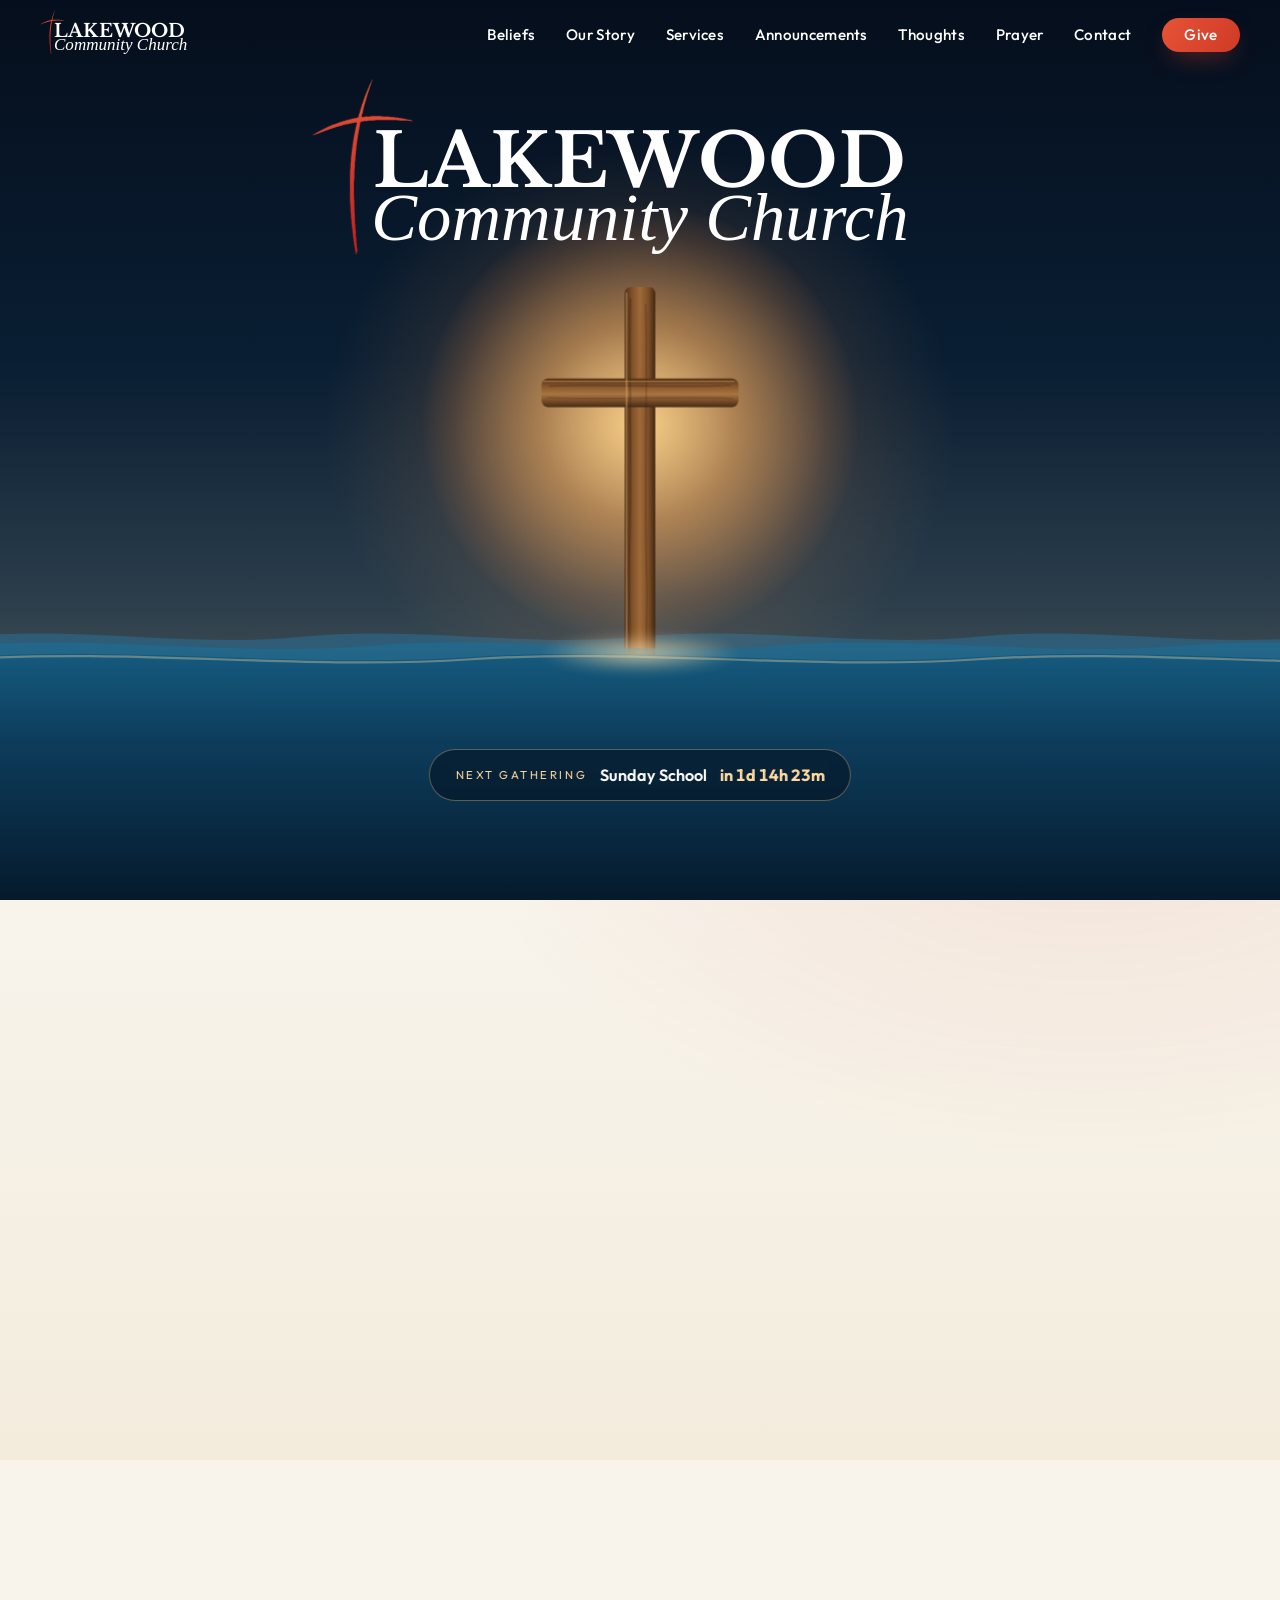
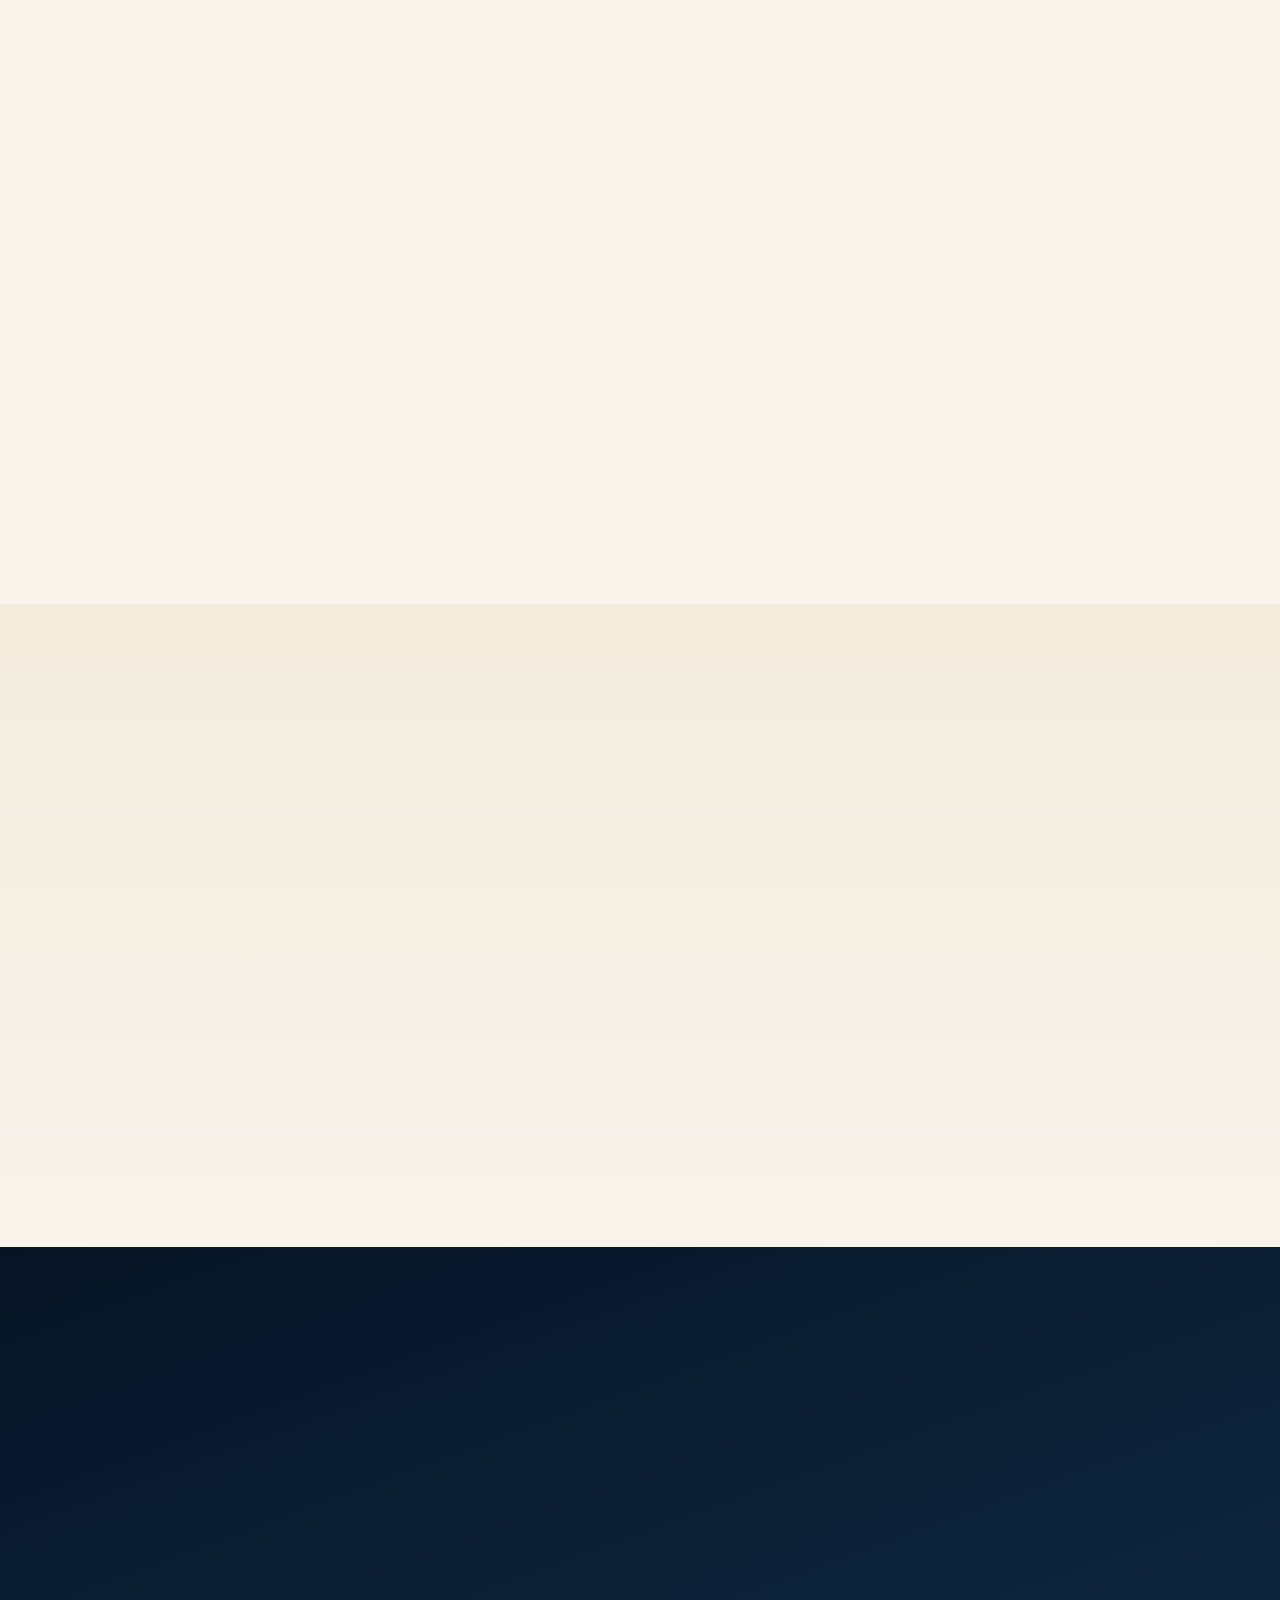
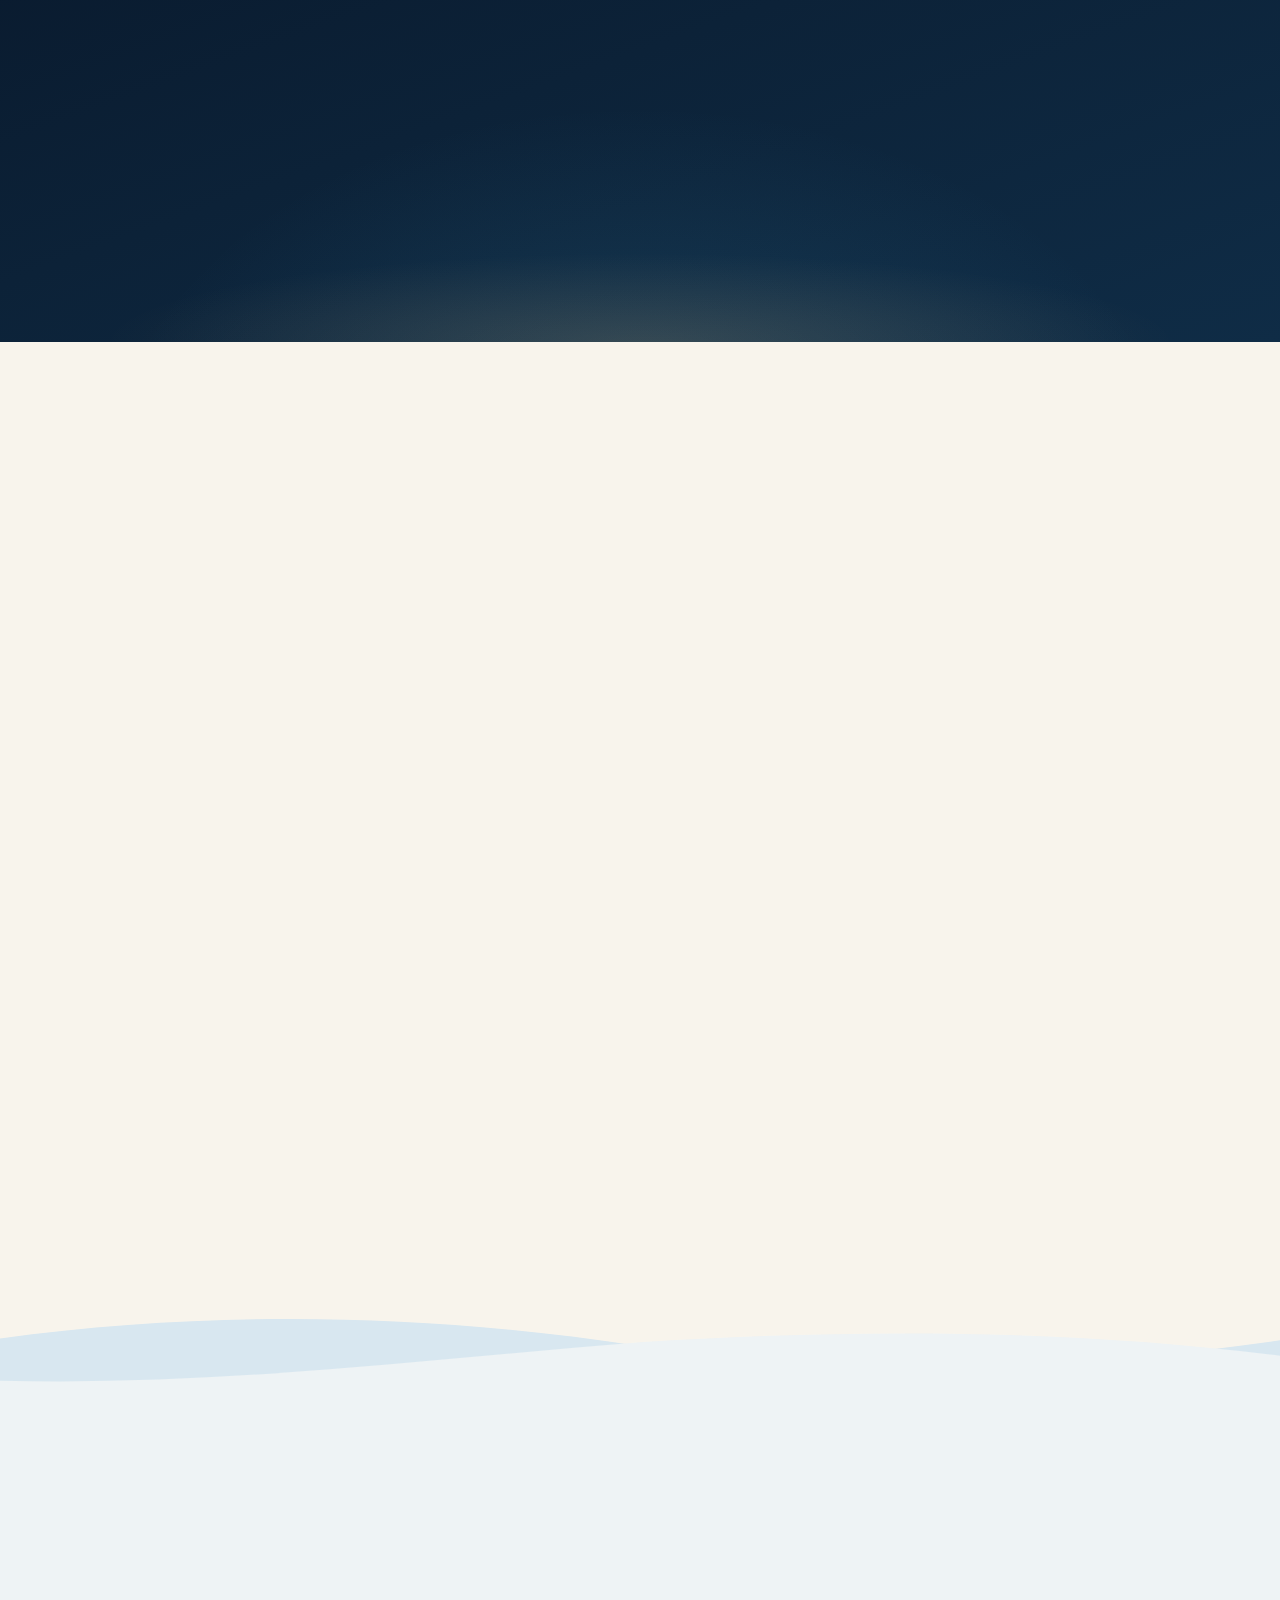
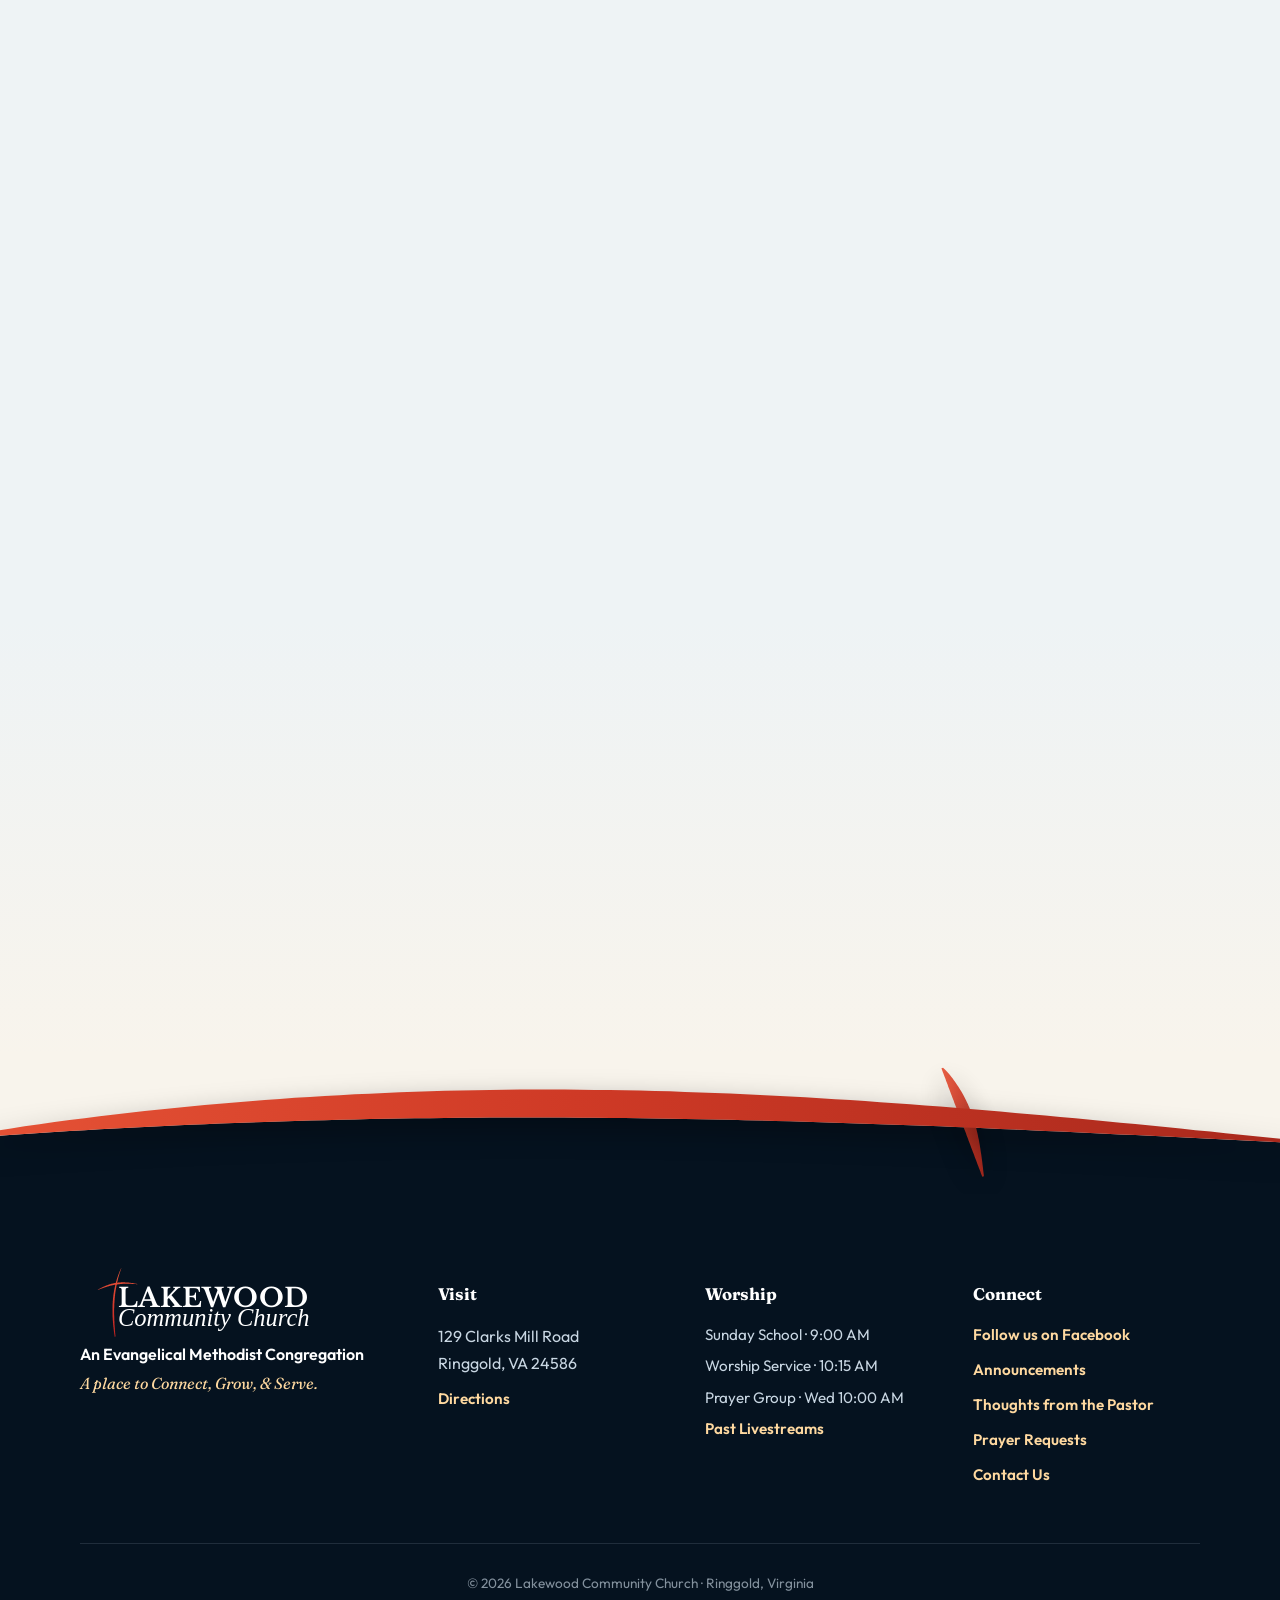
<file: index.html>
<!DOCTYPE html>
<html lang="en">
<head>
<meta charset="UTF-8">
<meta name="viewport" content="width=device-width, initial-scale=1">
<title>Lakewood Community Church — An Evangelical Methodist Congregation | Ringgold, VA</title>
<meta name="description" content="Lakewood Community Church in Ringgold, VA — a place to CONNECT, GROW, & SERVE. Join us Sundays for Sunday School and Worship, Wednesdays for prayer. An Evangelical Methodist Congregation since 1939.">
<meta property="og:title" content="Lakewood Community Church — Where Faith Rises">
<meta property="og:description" content="A place to CONNECT, GROW, & SERVE. Worship Sundays at 10:15 AM, 129 Clarks Mill Road, Ringgold, VA.">
<meta property="og:type" content="website">
<link rel="icon" type="image/svg+xml" href="assets/favicon.svg">
  <link rel="icon" type="image/png" href="assets/lakewood-logo.png">
<link rel="preconnect" href="https://fonts.googleapis.com">
<link rel="preconnect" href="https://fonts.gstatic.com" crossorigin>
<link href="https://fonts.googleapis.com/css2?family=Fraunces:ital,opsz,wght@0,9..144,400;0,9..144,600;0,9..144,700;1,9..144,500;1,9..144,600&family=Outfit:wght@300;400;500;600;700&family=Libre+Baskerville:wght@700&family=Tinos:ital@1&display=swap" rel="stylesheet">
<link rel="stylesheet" href="css/style.css">
</head>
<body>

<header class="nav" id="nav">
  <a class="nav-brand" href="#home" aria-label="Lakewood Community Church — home">
    <span class="logo-lockup" aria-hidden="true"><img class="cross" src="assets/logo-cross.svg" alt=""><span class="l1">LAKEWOOD</span><span class="l2">Community Church</span></span>
  </a>
  <nav class="nav-links" id="navLinks" aria-label="Primary">
    <a href="beliefs.html">Beliefs</a>
    <a href="history.html">Our Story</a>
    <a href="services.html">Services</a>
    <a href="announcements.html">Announcements</a>
    <a href="thoughts.html">Thoughts</a>
    <a href="prayer.html">Prayer</a>
    <a href="contact.html">Contact</a>
    <a class="btn btn-donate" href="donate.html">Give</a>
  </nav>
  <button class="nav-toggle" id="navToggle" aria-expanded="false" aria-controls="navLinks" aria-label="Open menu">
    <span></span><span></span><span></span>
  </button>
</header>

<section class="scene" id="home">
  <div class="stage">

    <div class="sky"></div>
    <div class="dawn"></div>
    <div class="stars" aria-hidden="true">
      <i></i><i></i><i></i><i></i><i></i><i></i><i></i><i></i><i></i><i></i><i></i><i></i>
    </div>
    <div class="sun" aria-hidden="true"></div>
    <div class="rays" aria-hidden="true"><span></span><span></span><span></span><span></span><span></span></div>

    <svg class="layer water-back" viewBox="0 0 1200 800" preserveAspectRatio="xMidYMax slice" aria-hidden="true">
      <defs>
        <linearGradient id="wBack" x1="0" y1="0" x2="0" y2="1">
          <stop offset="0" stop-color="#2a6f96" stop-opacity=".55"/>
          <stop offset="1" stop-color="#0d3350" stop-opacity=".8"/>
        </linearGradient>
      </defs>
      <path class="wave wave-a-slow" fill="url(#wBack)"
        d="M0,566 C100,556 200,576 300,566 C400,556 500,576 600,566 C700,556 800,576 900,566 C1000,556 1100,576 1200,566 C1300,556 1400,576 1500,566 C1600,556 1700,576 1800,566 C1900,556 2000,576 2100,566 C2200,556 2300,576 2400,566 L2400,800 L0,800 Z"/>
    </svg>

    <svg class="layer cross-svg" viewBox="0 0 1200 800" preserveAspectRatio="xMidYMax slice" aria-hidden="true">
      <defs>
        <linearGradient id="woodV" x1="0" y1="0" x2="1" y2="0">
          <stop offset="0" stop-color="#4a2e17"/>
          <stop offset=".22" stop-color="#7c4f28"/>
          <stop offset=".5" stop-color="#a06a38"/>
          <stop offset=".78" stop-color="#7c4f28"/>
          <stop offset="1" stop-color="#3f2712"/>
        </linearGradient>
        <linearGradient id="woodH" x1="0" y1="0" x2="0" y2="1">
          <stop offset="0" stop-color="#54341a"/>
          <stop offset=".3" stop-color="#8a5a2e"/>
          <stop offset=".55" stop-color="#a97440"/>
          <stop offset="1" stop-color="#462b14"/>
        </linearGradient>
        <radialGradient id="halo" cx=".5" cy=".5" r=".5">
          <stop offset="0" stop-color="#ffcf7d" stop-opacity=".5"/>
          <stop offset=".6" stop-color="#ff9d4d" stop-opacity=".14"/>
          <stop offset="1" stop-color="#ff9d4d" stop-opacity="0"/>
        </radialGradient>
        <linearGradient id="reflFade" x1="0" y1="0" x2="0" y2="1">
          <stop offset="0" stop-color="#fff" stop-opacity=".55"/>
          <stop offset=".7" stop-color="#fff" stop-opacity=".08"/>
          <stop offset="1" stop-color="#fff" stop-opacity="0"/>
        </linearGradient>
        <mask id="reflMask">
          <rect x="0" y="580" width="1200" height="220" fill="url(#reflFade)"/>
        </mask>
        <filter id="reflBlur" x="-20%" y="-20%" width="140%" height="140%">
          <feGaussianBlur stdDeviation="5"/>
        </filter>
        <g id="crossShape">
          <rect x="584" y="196" width="32" height="392" rx="7" fill="url(#woodV)"/>
          <rect x="497" y="292" width="206" height="30" rx="7" fill="url(#woodH)"/>
          <path d="M590 208 C588 290 592 380 589 470 C588 510 590 550 589 578" stroke="#3a2310" stroke-width="2" fill="none" opacity=".35"/>
          <path d="M606 214 C608 300 604 400 607 500 C608 530 606 560 607 580" stroke="#3a2310" stroke-width="1.6" fill="none" opacity=".28"/>
          <path d="M505 300 C560 297 640 303 695 299" stroke="#3a2310" stroke-width="1.8" fill="none" opacity=".3"/>
          <path d="M503 312 C570 315 640 310 697 313" stroke="#3a2310" stroke-width="1.4" fill="none" opacity=".24"/>
          <path d="M586 202 L586 584" stroke="#e2aa6b" stroke-width="1.6" opacity=".5"/>
          <path d="M499 295 L699 295" stroke="#e2aa6b" stroke-width="1.3" opacity=".45"/>
        </g>
      </defs>
      <ellipse class="halo" cx="600" cy="380" rx="330" ry="300" fill="url(#halo)"/>
      <g class="cross-rig">
        <g class="cross-bob">
          <g class="cross-reflection" mask="url(#reflMask)" filter="url(#reflBlur)">
            <use href="#crossShape" transform="translate(0,1172) scale(1,-1)"/>
          </g>
          <use class="cross-body" href="#crossShape"/>
        </g>
      </g>
    </svg>

    <div class="splash" aria-hidden="true">
      <span class="ripple"></span>
      <span class="ripple r2"></span>
      <span class="ripple r3"></span>
      <i class="droplet d1"></i><i class="droplet d2"></i><i class="droplet d3"></i><i class="droplet d4"></i><i class="droplet d5"></i><i class="droplet d6"></i>
    </div>

    <svg class="layer water-front" viewBox="0 0 1200 800" preserveAspectRatio="xMidYMax slice" aria-hidden="true">
      <defs>
        <linearGradient id="wFront" x1="0" y1="0" x2="0" y2="1">
          <stop offset="0" stop-color="#155a7e"/>
          <stop offset=".35" stop-color="#0d3d5c"/>
          <stop offset="1" stop-color="#051a2c"/>
        </linearGradient>
        <linearGradient id="wFrontB" x1="0" y1="0" x2="0" y2="1">
          <stop offset="0" stop-color="#1e6d94" stop-opacity=".85"/>
          <stop offset="1" stop-color="#0a2e48" stop-opacity=".95"/>
        </linearGradient>
      </defs>
      <path class="wave wave-b" fill="url(#wFrontB)" opacity=".8"
        d="M0,574 C120,564 240,584 360,574 C480,564 600,584 720,574 C840,564 960,584 1080,574 C1200,564 1320,584 1440,574 C1560,564 1680,584 1800,574 C1920,564 2040,584 2160,574 C2280,564 2400,584 2520,574 L2520,800 L0,800 Z"/>
      <path class="wave wave-c" fill="url(#wFront)"
        d="M0,584 C150,574 300,594 450,584 C600,574 750,594 900,584 C1050,574 1200,594 1350,584 C1500,574 1650,594 1800,584 C1950,574 2100,594 2250,584 C2400,574 2550,594 2700,584 L2700,800 L0,800 Z"/>
      <path class="glint" d="M0,586 C150,576 300,596 450,586 C600,576 750,596 900,586 C1050,576 1200,596 1350,586 C1500,576 1650,596 1800,586 C1950,576 2100,596 2250,586 C2400,576 2550,596 2700,586" fill="none" stroke="#ffd9a0" stroke-width="2" opacity=".35"/>
    </svg>

    <span class="logo-lockup hero-logo" aria-hidden="true"><img class="cross" src="assets/logo-cross.svg" alt=""><span class="l1">LAKEWOOD</span><span class="l2">Community Church</span></span>

    <div class="hero-copy">
      <p class="eyebrow">Ringgold, Virginia &middot; Est. 1939</p>
      <h1>Where faith <em>rises.</em></h1>
      <p class="lede">Lakewood Community Church is a place to worship, fellowship, and grow — an Evangelical Methodist congregation where everyone has a seat at the table.</p>
      <div class="hero-cta">
        <a class="btn btn-primary" href="#visit">Plan Your Visit</a>
        <a class="btn btn-ghost" href="https://www.facebook.com/LakewoodCC1" target="_blank" rel="noopener">
          <svg viewBox="0 0 24 24" width="18" height="18" fill="currentColor" aria-hidden="true"><path d="M8 5v14l11-7z"/></svg>
          Watch Live
        </a>
      </div>
    </div>

    <a class="countdown" href="#visit">
      <span class="cd-label">Next gathering</span>
      <span class="cd-what" id="cdWhat">Worship Service</span>
      <span class="cd-time" id="cdTime">&hellip;</span>
    </a>

    <button class="scroll-hint" id="scrollHint" type="button" aria-label="Scroll down to watch the cross rise">
      <span>Keep scrolling</span>
      <svg viewBox="0 0 24 24" width="20" height="20" fill="none" stroke="currentColor" stroke-width="2" stroke-linecap="round"><path d="M12 4v14m0 0l-6-6m6 6l6-6"/></svg>
    </button>

  </div>
</section>

<main>

  <section class="section mission" id="mission">
    <div class="wrap reveal">
      <p class="eyebrow accent">Our Mission</p>
      <h2 class="mission-line">To present the Gospel in such a way that it turns <span class="accent-word">non&#8209;Christians</span> into <span class="accent-word">converts</span>, converts into <span class="accent-word">disciples</span>, and disciples into mature, fruitful <span class="accent-word">leaders</span> who will in turn go into the world and reach others for Christ.</h2>
    </div>
  </section>

  <section class="section pillars" id="connect">
    <div class="wrap">
      <div class="section-head reveal">
        <p class="eyebrow accent">Lakewood Community Church</p>
        <h2>A place to <span class="grad-text">Connect</span>, <span class="grad-text">Grow</span>, &amp; <span class="grad-text">Serve</span></h2>
      </div>
      <div class="cards three">
        <article class="card reveal">
          <div class="card-icon ci-connect">
            <svg viewBox="0 0 24 24" fill="none" stroke="currentColor" stroke-width="1.8" stroke-linecap="round" stroke-linejoin="round"><path d="M16 21v-2a4 4 0 0 0-4-4H6a4 4 0 0 0-4 4v2"/><circle cx="9" cy="7" r="4"/><path d="M22 21v-2a4 4 0 0 0-3-3.87"/><path d="M16 3.13a4 4 0 0 1 0 7.75"/></svg>
          </div>
          <h3>Connect</h3>
          <p>Families grow up together in communities. We meet people where they are and do life together — Sundays, Wednesdays, and every day in between.</p>
        </article>
        <article class="card reveal delay-1">
          <div class="card-icon ci-grow">
            <svg viewBox="0 0 24 24" fill="none" stroke="currentColor" stroke-width="1.8" stroke-linecap="round" stroke-linejoin="round"><path d="M12 21V10"/><path d="M12 10C12 6 9 3 4 3c0 5 3 8 8 7z"/><path d="M12 13c0-3 2.5-5.5 8-5.5-.5 5-3.5 7-8 5.5z"/><path d="M8 21h8"/></svg>
          </div>
          <h3>Grow</h3>
          <p>From Sunday School to Wednesday prayer, we hold fast to the doctrine, spirit, and discipline of our faith — growing deep roots together.</p>
        </article>
        <article class="card reveal delay-2">
          <div class="card-icon ci-serve">
            <svg viewBox="0 0 24 24" fill="none" stroke="currentColor" stroke-width="1.8" stroke-linecap="round" stroke-linejoin="round"><path d="M19 14c1.49-1.46 3-3.21 3-5.5A5.5 5.5 0 0 0 16.5 3c-1.76 0-3 .5-4.5 2-1.5-1.5-2.74-2-4.5-2A5.5 5.5 0 0 0 2 8.5c0 2.3 1.5 4.05 3 5.5l7 7Z"/></svg>
          </div>
          <h3>Serve</h3>
          <p>A changed heart can't sit still. We carry Christ's love out of the sanctuary and into our neighborhoods — near and far.</p>
        </article>
      </div>
    </div>
  </section>

  <section class="section story" id="story">
    <div class="wrap story-grid">
      <div class="story-copy reveal">
        <p class="eyebrow accent">Our Story</p>
        <h2>Rooted on Clarks Mill Road since <span class="year-big">1939</span></h2>
        <p>In 1939, a small group of Christians living in the Lakewood Community became aware of the great need for a place of worship. For a short period of time, services were held in a home.</p>
        <p>Realizing the interest in building a church, the group appointed a building committee and began raising funds for a building program. That was the beginning of our ministry as a church — and we continue to grow today.</p>
        <a class="text-link" href="history.html">Read the full history
          <svg viewBox="0 0 24 24" width="16" height="16" fill="none" stroke="currentColor" stroke-width="2" stroke-linecap="round"><path d="M5 12h14m0 0l-6-6m6 6l-6 6"/></svg>
        </a>
      </div>
      <div class="timeline reveal delay-1" aria-hidden="false">
        <div class="t-item">
          <span class="t-year">1939</span>
          <p>A handful of neighbors begin meeting for worship in a home.</p>
        </div>
        <div class="t-item">
          <span class="t-year">1940s</span>
          <p>A building committee forms; the community rallies to raise funds and build.</p>
        </div>
        <div class="t-item">
          <span class="t-year">Today</span>
          <p>Generations later, Lakewood keeps connecting, growing, and serving — in person on Clarks Mill Road and live on Facebook.</p>
        </div>
      </div>
    </div>
  </section>

  <section class="section wesley" id="roots">
    <div class="wrap reveal">
      <div class="quote-mark" aria-hidden="true">&ldquo;</div>
      <blockquote>
        <p>I am not afraid that the people called Methodists should ever cease to exist either in Europe or America. But I am afraid lest they should only exist as a dead sect, having the form of religion without the power. And this undoubtedly will be the case unless they hold fast both the doctrine, spirit, and discipline with which they first set out.</p>
        <cite>— John Wesley, Evangelist</cite>
      </blockquote>
    </div>
  </section>

  <section class="section beliefs" id="beliefs">
    <div class="wrap">
      <div class="section-head reveal">
        <p class="eyebrow accent">What We Believe</p>
        <h2>Four primary values, one clear message</h2>
        <p class="section-sub">In order to keep the heart of God&rsquo;s message clear, and the church&rsquo;s mission strong and vital, we continually center on four primary values.</p>
      </div>
      <div class="values-band reveal">
        <svg class="values-brush" viewBox="0 0 1200 90" preserveAspectRatio="none" aria-hidden="true">
          <defs>
            <linearGradient id="valuesGrad" x1="0" y1="0" x2="1" y2="0">
              <stop offset="0" stop-color="#123452"/>
              <stop offset=".3" stop-color="#2a7ba3"/>
              <stop offset=".5" stop-color="#4fb3d9"/>
              <stop offset=".78" stop-color="#e65336"/>
              <stop offset="1" stop-color="#a8281c"/>
            </linearGradient>
          </defs>
          <path fill="url(#valuesGrad)" d="M0.0,42.0 L15.0,41.5 L30.0,39.9 L45.0,37.2 L60.0,33.7 L75.0,29.6 L90.0,25.0 L105.0,20.3 L120.0,15.8 L135.0,11.7 L150.0,8.4 L165.0,5.9 L180.0,4.5 L195.0,4.2 L210.0,4.3 L225.0,4.4 L240.0,4.5 L255.0,4.5 L270.0,4.6 L285.0,4.7 L300.0,4.8 L315.0,4.8 L330.0,4.9 L345.0,5.0 L360.0,5.0 L375.0,5.1 L390.0,5.1 L405.0,5.2 L420.0,5.2 L435.0,5.3 L450.0,5.3 L465.0,5.3 L480.0,5.4 L495.0,5.4 L510.0,5.4 L525.0,5.5 L540.0,5.5 L555.0,5.5 L570.0,5.5 L585.0,5.5 L600.0,5.5 L615.0,5.5 L630.0,5.5 L645.0,5.5 L660.0,5.5 L675.0,5.5 L690.0,5.4 L705.0,5.4 L720.0,5.4 L735.0,5.3 L750.0,5.3 L765.0,5.3 L780.0,5.2 L795.0,5.2 L810.0,5.1 L825.0,5.1 L840.0,5.0 L855.0,5.0 L870.0,4.9 L885.0,4.8 L900.0,4.8 L915.0,4.7 L930.0,4.6 L945.0,4.5 L960.0,4.5 L975.0,4.4 L990.0,4.3 L1005.0,4.2 L1020.0,4.5 L1035.0,5.9 L1050.0,8.4 L1065.0,11.7 L1080.0,15.8 L1095.0,20.3 L1110.0,25.0 L1125.0,29.6 L1140.0,33.7 L1155.0,37.2 L1170.0,39.9 L1185.0,41.5 L1200.0,42.0 L1200.0,48.0 L1185.0,48.7 L1170.0,50.5 L1155.0,53.3 L1140.0,57.1 L1125.0,61.4 L1110.0,66.2 L1095.0,71.0 L1080.0,75.7 L1065.0,80.0 L1050.0,83.5 L1035.0,86.2 L1020.0,87.8 L1005.0,88.2 L990.0,88.3 L975.0,88.4 L960.0,88.5 L945.0,88.5 L930.0,88.6 L915.0,88.7 L900.0,88.8 L885.0,88.8 L870.0,88.9 L855.0,89.0 L840.0,89.0 L825.0,89.1 L810.0,89.1 L795.0,89.2 L780.0,89.2 L765.0,89.3 L750.0,89.3 L735.0,89.3 L720.0,89.4 L705.0,89.4 L690.0,89.4 L675.0,89.5 L660.0,89.5 L645.0,89.5 L630.0,89.5 L615.0,89.5 L600.0,89.5 L585.0,89.5 L570.0,89.5 L555.0,89.5 L540.0,89.5 L525.0,89.5 L510.0,89.4 L495.0,89.4 L480.0,89.4 L465.0,89.3 L450.0,89.3 L435.0,89.3 L420.0,89.2 L405.0,89.2 L390.0,89.1 L375.0,89.1 L360.0,89.0 L345.0,89.0 L330.0,88.9 L315.0,88.8 L300.0,88.8 L285.0,88.7 L270.0,88.6 L255.0,88.5 L240.0,88.5 L225.0,88.4 L210.0,88.3 L195.0,88.2 L180.0,87.8 L165.0,86.2 L150.0,83.5 L135.0,80.0 L120.0,75.7 L105.0,71.0 L90.0,66.2 L75.0,61.4 L60.0,57.1 L45.0,53.3 L30.0,50.5 L15.0,48.7 L0.0,48.0 Z"/>
        </svg>
        <ul class="values">
          <li>People</li>
          <li>Community</li>
          <li>Faith</li>
          <li>Outreach</li>
        </ul>
      </div>
      <div class="cards three">
        <article class="card flat reveal">
          <p>The EMC works to make our communities a better place to live, meeting people where they are.</p>
          <cite>emchurch.org</cite>
        </article>
        <article class="card flat reveal delay-1">
          <p>The Evangelical Methodist Church is convinced that Jesus Christ can radically transform a life — resulting in a vital, personal relationship with God and a transformed relationship with people from all cultures and ethnicities.</p>
          <cite>emchurch.org</cite>
        </article>
        <article class="card flat reveal delay-2">
          <p>We are an Evangelical Methodist congregation — evangelical in conviction, Methodist in heritage, warm in welcome.</p>
          <cite>Our Beliefs</cite>
        </article>
      </div>
      <div class="belief-links reveal">
        <a class="btn btn-primary" href="beliefs.html">Our Beliefs</a>
        <a class="btn btn-blue" href="doctrine.html">EMC Doctrine</a>
        <a class="btn btn-navy" href="staff.html">Staff</a>
      </div>
    </div>
  </section>

  <div class="wave-break" aria-hidden="true">
    <svg viewBox="0 0 1440 120" preserveAspectRatio="none">
      <path fill="#d8e7f0" d="M0,40 C240,10 480,14 720,48 C960,80 1200,74 1440,42 L1440,120 L0,120 Z"/>
      <path fill="#eef3f5" d="M0,84 C240,90 480,62 720,44 C960,30 1200,30 1440,58 L1440,120 L0,120 Z"/>
    </svg>
  </div>

  <section class="section visit" id="visit">
    <div class="wrap">
      <div class="section-head reveal">
        <p class="eyebrow accent">Join Us</p>
        <h2>Service times &amp; location</h2>
        <p class="section-sub">Come as you are — there&rsquo;s a seat for you at Lakewood.</p>
      </div>
      <div class="visit-grid">
        <article class="card visit-card reveal">
          <p class="day"><svg class="day-icon" viewBox="0 0 24 24" width="20" height="20" fill="none" stroke="currentColor" stroke-width="2" stroke-linecap="round" stroke-linejoin="round" aria-hidden="true"><path d="M8 2v4"/><path d="M16 2v4"/><rect x="3" y="4" width="18" height="18" rx="2"/><path d="M3 10h18"/></svg>Sunday</p>
          <ul class="schedule">
            <li><span class="time">9:00 AM</span><span class="what">Adult Sunday School</span><a class="cal-add" href="https://calendar.google.com/calendar/render?action=TEMPLATE&amp;text=Lakewood+Adult+Sunday+School&amp;dates=20260830T090000/20260830T094500&amp;ctz=America/New_York&amp;recur=RRULE%3AFREQ%3DWEEKLY&amp;location=129+Clarks+Mill+Road,+Ringgold,+VA+24586" target="_blank" rel="noopener" aria-label="Add Adult Sunday School to Google Calendar" title="Add to Google Calendar"><svg viewBox="0 0 24 24" width="17" height="17" fill="none" stroke="currentColor" stroke-width="2" stroke-linecap="round" stroke-linejoin="round" aria-hidden="true"><path d="M8 2v4"/><path d="M16 2v4"/><rect x="3" y="4" width="18" height="18" rx="2"/><path d="M3 10h18"/><path d="M12 14v4"/><path d="M10 16h4"/></svg></a></li>
            <li><span class="time">10:15 AM</span><span class="what">Worship Service<small>Children&rsquo;s Church (ages 3&ndash;9) &middot; Nursery available for moms</small></span><a class="cal-add" href="https://calendar.google.com/calendar/render?action=TEMPLATE&amp;text=Lakewood+Worship+Service&amp;dates=20260830T101500/20260830T120000&amp;ctz=America/New_York&amp;recur=RRULE%3AFREQ%3DWEEKLY&amp;location=129+Clarks+Mill+Road,+Ringgold,+VA+24586" target="_blank" rel="noopener" aria-label="Add Worship Service to Google Calendar" title="Add to Google Calendar"><svg viewBox="0 0 24 24" width="17" height="17" fill="none" stroke="currentColor" stroke-width="2" stroke-linecap="round" stroke-linejoin="round" aria-hidden="true"><path d="M8 2v4"/><path d="M16 2v4"/><rect x="3" y="4" width="18" height="18" rx="2"/><path d="M3 10h18"/><path d="M12 14v4"/><path d="M10 16h4"/></svg></a></li>
            <li><span class="time">Live</span><span class="what">Streamed on Facebook<small>Worship with us from anywhere</small></span></li>
          </ul>
          <a class="text-link" href="assets/lakewood-services.ics" download="lakewood-services.ics">Add services to calendar</a>
        </article>
        <article class="card visit-card reveal delay-1">
          <p class="day"><svg class="day-icon" viewBox="0 0 24 24" width="20" height="20" fill="none" stroke="currentColor" stroke-width="2" stroke-linecap="round" stroke-linejoin="round" aria-hidden="true"><path d="M8 2v4"/><path d="M16 2v4"/><rect x="3" y="4" width="18" height="18" rx="2"/><path d="M3 10h18"/></svg>Wednesday</p>
          <ul class="schedule">
            <li><span class="time">10:00 AM</span><span class="what">Prayer Group<small>Everyone is welcome</small></span><a class="cal-add" href="https://calendar.google.com/calendar/render?action=TEMPLATE&amp;text=Lakewood+Prayer+Group&amp;dates=20260902T100000/20260902T110000&amp;ctz=America/New_York&amp;recur=RRULE%3AFREQ%3DWEEKLY&amp;location=129+Clarks+Mill+Road,+Ringgold,+VA+24586" target="_blank" rel="noopener" aria-label="Add Prayer Group to Google Calendar" title="Add to Google Calendar"><svg viewBox="0 0 24 24" width="17" height="17" fill="none" stroke="currentColor" stroke-width="2" stroke-linecap="round" stroke-linejoin="round" aria-hidden="true"><path d="M8 2v4"/><path d="M16 2v4"/><rect x="3" y="4" width="18" height="18" rx="2"/><path d="M3 10h18"/><path d="M12 14v4"/><path d="M10 16h4"/></svg></a></li>
          </ul>
          <a class="text-link" href="services.html">More about services
            <svg viewBox="0 0 24 24" width="16" height="16" fill="none" stroke="currentColor" stroke-width="2" stroke-linecap="round"><path d="M5 12h14m0 0l-6-6m6 6l-6 6"/></svg>
          </a>
        </article>
        <article class="card visit-card find-us reveal delay-2">
          <p class="day"><svg class="day-icon" viewBox="0 0 24 24" width="20" height="20" fill="none" stroke="currentColor" stroke-width="2" stroke-linecap="round" stroke-linejoin="round" aria-hidden="true"><path d="M20 10c0 6-8 12-8 12s-8-6-8-12a8 8 0 0116 0Z"/><circle cx="12" cy="10" r="3"/></svg>Find Us</p>
          <address>
            129 Clarks Mill Road<br>
            Ringgold, VA 24586
          </address>
          <div class="find-actions">
            <a class="btn btn-primary sm" href="https://www.google.com/maps/search/?api=1&query=129+Clarks+Mill+Road+Ringgold+VA+24586" target="_blank" rel="noopener">Get Directions</a>
            <a class="btn btn-ghost sm" href="https://www.facebook.com/LakewoodCC1" target="_blank" rel="noopener">Facebook</a>
          </div>
        </article>
      </div>
    </div>
  </section>

  <section class="section pray" id="pray">
    <div class="wrap">
      <div class="cta-band reveal">
        <div class="cta-cell">
          <h3>Need prayer?</h3>
          <p>Our church family would be honored to lift you up. Send us your prayer request — no request is too small.</p>
          <a class="btn btn-light" href="prayer.html">Send a Prayer Request</a>
        </div>
        <div class="cta-cell gold">
          <h3>Give with a cheerful heart</h3>
          <p>Your generosity keeps ministry alive in Ringgold and beyond — supporting worship, outreach, and families.</p>
          <a class="btn btn-dark" href="donate.html">Donate</a>
        </div>
      </div>
    </div>
  </section>

</main>

<footer class="footer" id="contact">
  <div class="wrap footer-grid">
    <div class="f-brand">
      <span class="logo-lockup" aria-hidden="true"><img class="cross" src="assets/logo-cross.svg" alt=""><span class="l1">LAKEWOOD</span><span class="l2">Community Church</span></span>
      <p class="f-tag">An Evangelical Methodist Congregation</p>
      <p class="f-motto">A place to Connect, Grow, &amp; Serve.</p>
    </div>
    <div class="f-col">
      <h4>Visit</h4>
      <address>
        129 Clarks Mill Road<br>
        Ringgold, VA 24586
      </address>
      <a class="text-link light" href="https://www.google.com/maps/search/?api=1&query=129+Clarks+Mill+Road+Ringgold+VA+24586" target="_blank" rel="noopener">Directions</a>
    </div>
    <div class="f-col">
      <h4>Worship</h4>
      <p>Sunday School &middot; 9:00 AM</p>
      <p>Worship Service &middot; 10:15 AM</p>
      <p>Prayer Group &middot; Wed 10:00 AM</p>
      <a class="text-link light" href="https://www.facebook.com/LakewoodCC1/live_videos" target="_blank" rel="noopener">Past Livestreams</a>
    </div>
    <div class="f-col">
      <h4>Connect</h4>
      <a class="text-link light" href="https://www.facebook.com/LakewoodCC1" target="_blank" rel="noopener">Follow us on Facebook</a>
      <a class="text-link light" href="announcements.html">Announcements</a>
      <a class="text-link light" href="thoughts.html">Thoughts from the Pastor</a>
      <a class="text-link light" href="prayer.html">Prayer Requests</a>
      <a class="text-link light" href="contact.html">Contact Us</a>
    </div>
  </div>
  <div class="wrap f-bottom">
    <p>&copy; <span id="year">2026</span> Lakewood Community Church &middot; Ringgold, Virginia</p>
  </div>
</footer>

<script src="js/main.js"></script>
</body>
</html>
</file>
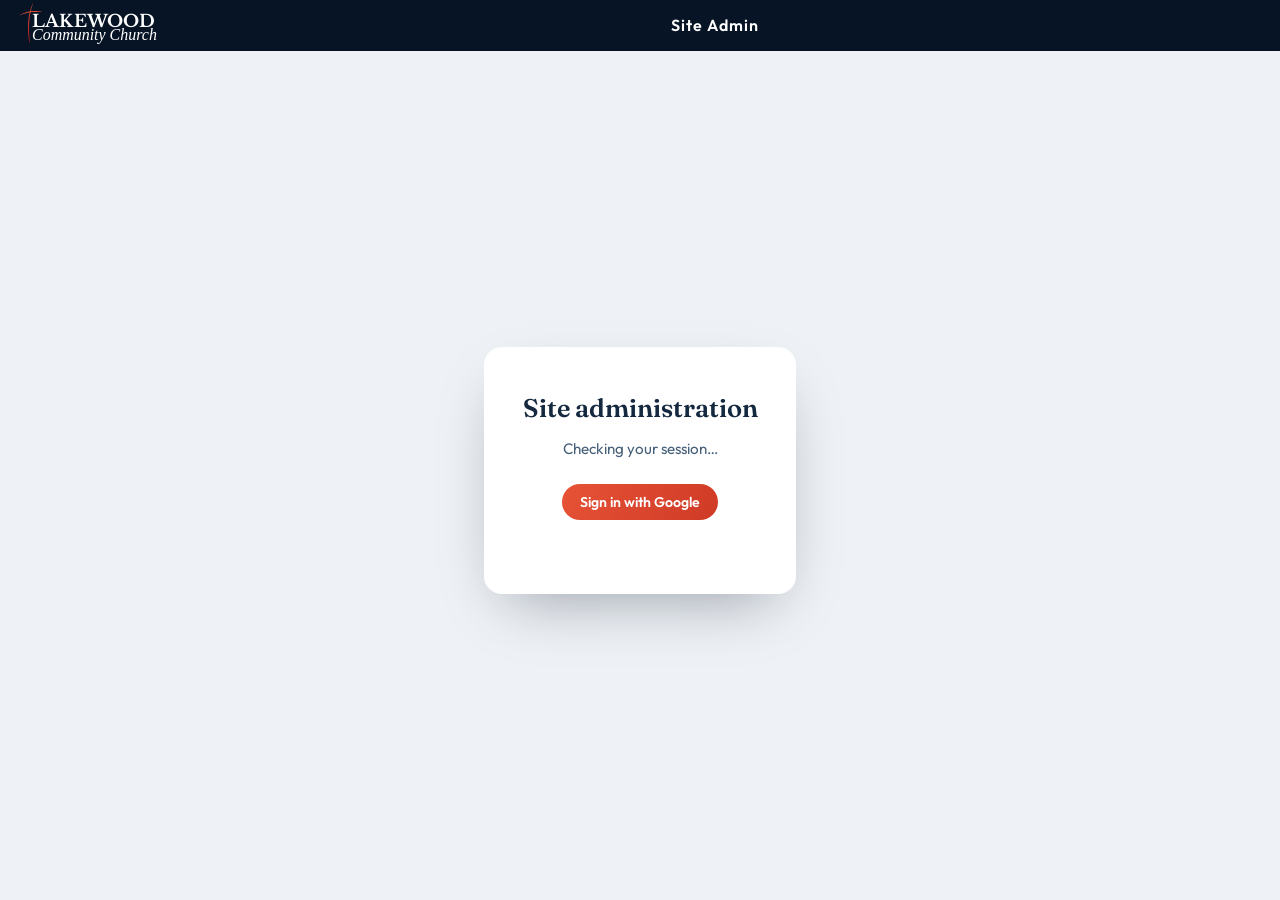
<file: admin.html>
<!DOCTYPE html>
<html lang="en">
<head>
<meta charset="UTF-8">
<meta name="viewport" content="width=device-width, initial-scale=1">
<meta name="robots" content="noindex, nofollow">
<title>Site Admin — Lakewood Community Church</title>
<link rel="icon" type="image/svg+xml" href="assets/favicon.svg">
<link rel="icon" type="image/png" href="assets/lakewood-logo.png">
<link rel="preconnect" href="https://fonts.googleapis.com">
<link rel="preconnect" href="https://fonts.gstatic.com" crossorigin>
<link href="https://fonts.googleapis.com/css2?family=Fraunces:ital,opsz,wght@0,9..144,400;0,9..144,600;0,9..144,700;1,9..144,500&amp;family=Outfit:wght@300;400;500;600;700&amp;family=Libre+Baskerville:wght@700&amp;family=Tinos:ital@1&amp;display=swap" rel="stylesheet">
<link rel="stylesheet" href="css/style.css">
<style>
  body.admin-body { background: #eef1f5; font-family: "Outfit", system-ui, sans-serif; margin: 0; color: #14293f; }
  .admin-bar { background: #071426; color: #fff; display: flex; align-items: center; justify-content: space-between; gap: 1rem; padding: 0.8rem clamp(1rem, 3vw, 2rem); position: sticky; top: 0; z-index: 10; }
  .admin-bar .logo-lockup { width: 150px; color: #fff; }
  .admin-bar .bar-right { display: flex; align-items: center; gap: 0.9rem; font-size: 0.9rem; }
  .admin-bar .bar-title { font-weight: 600; letter-spacing: 0.06em; }
  .abtn { font-family: inherit; font-weight: 600; font-size: 0.88rem; border: 0; border-radius: 999px; padding: 0.55rem 1.1rem; cursor: pointer; background: #14293f; color: #fff; transition: transform 0.2s ease, opacity 0.2s ease; }
  .abtn:hover { transform: translateY(-1px); }
  .abtn.flame { background: linear-gradient(120deg, #e65336, #cf3a26); }
  .abtn.ghost { background: transparent; color: inherit; border: 1.5px solid rgba(120, 140, 160, 0.5); }
  .abtn.ghost:hover { border-color: #14293f; }
  .abtn.sm { padding: 0.35rem 0.8rem; font-size: 0.8rem; }
  .abtn:disabled { opacity: 0.5; cursor: not-allowed; transform: none; }

  .gate-wrap { display: grid; place-items: center; min-height: calc(100vh - 62px); padding: 2rem; }
  .gate-card { background: #fff; border-radius: 18px; box-shadow: 0 24px 60px -24px rgba(7, 20, 38, 0.4); padding: 2.6rem 2.4rem; max-width: 26rem; text-align: center; }
  .gate-card h1 { font-family: "Fraunces", Georgia, serif; font-weight: 600; font-size: 1.6rem; margin: 0 0 0.5rem; }
  .gate-card p { color: #46607a; font-size: 0.95rem; margin: 0 0 1.4rem; }
  .gate-status { margin-top: 1rem; font-size: 0.85rem; color: #b3441f; min-height: 1.2em; }

  .admin-toolbar { background: #fff; border-bottom: 1px solid #dde4ea; padding: 0.7rem clamp(1rem, 3vw, 2rem); display: flex; flex-wrap: wrap; align-items: center; gap: 0.7rem; position: sticky; top: 62px; z-index: 9; }
  .tab-pill { font-family: inherit; font-weight: 600; font-size: 0.88rem; border: 1.5px solid #c8d2db; background: #fff; color: #46607a; border-radius: 999px; padding: 0.45rem 1.1rem; cursor: pointer; transition: all 0.25s ease; }
  .tab-pill.active { background: #14293f; border-color: #14293f; color: #fff; }
  .toolbar-sep { flex: 1; }
  .admin-status { font-size: 0.85rem; color: #46607a; min-height: 1.2em; }
  .admin-status.err { color: #b3441f; font-weight: 600; }

  .admin-main { display: grid; grid-template-columns: minmax(0, 1.1fr) minmax(280px, 0.95fr) minmax(340px, 440px); gap: 1.4rem; padding: 1.4rem clamp(1rem, 3vw, 2rem); max-width: 1600px; margin: 0 auto; align-items: start; }
  .admin-list { display: grid; gap: 0.7rem; }
  .entry-row { background: #fff; border-radius: 14px; box-shadow: 0 8px 22px -14px rgba(7, 20, 38, 0.3); padding: 0.85rem 1.05rem; display: grid; grid-template-columns: auto 1fr auto; gap: 0.4rem 1rem; align-items: center; cursor: pointer; }
  .entry-row.selected { outline: 2px solid #2a7ba3; outline-offset: -2px; background: #f2f7fa; }
  .entry-row .row-num { font-size: 0.75rem; color: #8aa0b4; font-weight: 600; }
  .entry-row .row-main { min-width: 0; }
  .entry-row .row-title { font-weight: 600; font-size: 0.98rem; white-space: nowrap; overflow: hidden; text-overflow: ellipsis; }
  .entry-row .row-meta { font-size: 0.8rem; color: #46607a; display: flex; gap: 0.6rem; align-items: center; flex-wrap: wrap; }
  .badge { font-size: 0.68rem; font-weight: 700; letter-spacing: 0.1em; text-transform: uppercase; padding: 0.18rem 0.55rem; border-radius: 999px; }
  .badge.live { background: #e2f3e6; color: #1d7a3a; }
  .badge.scheduled { background: #fdf1dc; color: #9a6b12; }
  .badge.expired { background: #eceff1; color: #78909c; }
  .entry-actions { display: flex; gap: 0.35rem; }
  .iconbtn { width: 32px; height: 32px; border-radius: 9px; border: 1px solid #dde4ea; background: #fff; cursor: pointer; display: grid; place-items: center; color: #46607a; transition: all 0.2s ease; }
  .iconbtn:hover { border-color: #14293f; color: #14293f; }
  .iconbtn.danger:hover { border-color: #b3441f; color: #b3441f; }
  .iconbtn:disabled { opacity: 0.35; cursor: default; }
  .iconbtn svg { width: 15px; height: 15px; }

  .admin-form, .admin-preview { background: #fff; border-radius: 16px; box-shadow: 0 14px 40px -22px rgba(7, 20, 38, 0.4); padding: 1.4rem; position: relative; }
  .admin-form[hidden], .admin-preview[hidden] { display: none; }
  .admin-form h3, .admin-preview h3 { margin: 0 0 1rem; font-family: "Fraunces", Georgia, serif; font-weight: 600; font-size: 1.15rem; }
  .field { margin-bottom: 0.85rem; }
  .field label { display: block; font-size: 0.8rem; font-weight: 600; margin-bottom: 0.3rem; color: #46607a; }
  .field label small { font-weight: 400; color: #8aa0b4; }
  .field input, .field textarea { width: 100%; font: inherit; font-size: 0.92rem; border: 1.5px solid #d5dde4; border-radius: 10px; padding: 0.55rem 0.75rem; color: #14293f; background: #fbfcfd; }
  .field input:focus, .field textarea:focus { outline: none; border-color: #2a7ba3; box-shadow: 0 0 0 3px rgba(42, 123, 163, 0.15); }
  .field textarea { resize: vertical; min-height: 110px; }
  .field-row { display: grid; grid-template-columns: 1fr 1fr; gap: 0.7rem; }
  .img-row { display: flex; gap: 0.45rem; margin-bottom: 0.45rem; }
  .img-row input { flex: 1; }
  .form-error { color: #b3441f; font-weight: 600; font-size: 0.88rem; min-height: 1.1em; margin: 0.6rem 0; }
  .form-actions { display: flex; gap: 0.6rem; margin-top: 0.4rem; }
  .admin-preview .feed-grid { grid-template-columns: 1fr; margin-top: 0; }
  .admin-preview .post-card { box-shadow: 0 10px 26px -16px rgba(7, 20, 38, 0.35); }

  @media (max-width: 1100px) {
    .admin-main { grid-template-columns: 1fr; }
    .admin-form, .admin-preview { position: static; }
  }

  #gate[hidden], #app[hidden], #formPanel[hidden] { display: none; }
  .spinner { width: 34px; height: 34px; border: 3px solid #d8e0e8; border-top-color: #14293f; border-radius: 50%; margin: 0 auto 1rem; animation: spin 0.8s linear infinite; }
  @keyframes spin { to { transform: rotate(360deg); } }
</style>
</head>
<body class="admin-body">

<div class="admin-bar">
  <span class="logo-lockup" aria-hidden="true"><img class="cross" src="assets/logo-cross.svg" alt=""><span class="l1">LAKEWOOD</span><span class="l2">Community Church</span></span>
  <span class="bar-title">Site Admin</span>
  <div class="bar-right">
    <span id="whoami"></span>
    <button class="abtn ghost sm" id="signOutBtn" hidden>Sign out</button>
  </div>
</div>

<div class="gate-wrap" id="gate">
  <div class="gate-card">
    <div class="spinner" id="gateSpinner"></div>
    <h1>Site administration</h1>
    <p id="gateText">Checking your session&hellip;</p>
    <button class="abtn flame" id="signInBtn" hidden>Sign in with Google</button>
    <div class="gate-status" id="gateStatus"></div>
  </div>
</div>

<div id="app" hidden>
  <div class="admin-toolbar">
    <button class="tab-pill active" data-tab="Announcements">Announcements</button>
    <button class="tab-pill" data-tab="Blog">Thoughts from the Pastor</button>
    <span class="toolbar-sep"></span>
    <button class="abtn flame sm" id="newBtn">+ New entry</button>
    <button class="abtn sm" id="refreshBtn">Refresh</button>
    <button class="abtn sm" id="exportBtn">Export CSV</button>
    <button class="abtn sm" id="importBtn">Import CSV</button>
    <input type="file" id="importFile" accept=".csv,text/csv" hidden>
    <span class="admin-status" id="statusMsg"></span>
  </div>

  <div class="admin-main">
    <section class="admin-list" id="entryList" aria-label="Entries"></section>

    <aside class="admin-preview">
      <h3>Preview</h3>
      <div class="feed-grid" id="formPreview"></div>
    </aside>

    <aside class="admin-form" id="formPanel" hidden>
      <h3 id="formHeading">New entry</h3>
      <div class="field">
        <label for="fTitle">Title <em>*</em></label>
        <input id="fTitle" type="text" autocomplete="off">
      </div>
      <div class="field">
        <label for="fSubtitle">Subtitle</label>
        <input id="fSubtitle" type="text" autocomplete="off">
      </div>
      <div class="field">
        <label for="fText">Text <em>*</em></label>
        <textarea id="fText"></textarea>
      </div>
      <div class="field-row">
        <div class="field">
          <label for="fStart">Start Date <small>(blank = now)</small></label>
          <input id="fStart" type="date">
        </div>
        <div class="field">
          <label for="fEnd">End Date <small>(blank = never)</small></label>
          <input id="fEnd" type="date">
        </div>
      </div>
      <div class="field">
        <label for="fDisplay">Display Date <small>(blank = show Start Date)</small></label>
        <input id="fDisplay" type="date">
      </div>
      <div class="field">
        <label>Images <small>(first = main; each extra becomes a carousel slide)</small></label>
        <div id="fImages"></div>
        <button class="abtn ghost sm" type="button" id="addImageBtn">+ Add image</button>
      </div>
      <div class="form-error" id="formError"></div>
      <div class="form-actions">
        <button class="abtn flame" id="saveBtn">Save</button>
        <button class="abtn ghost" id="cancelBtn">Cancel</button>
      </div>
    </aside>
  </div>
</div>

<script src="https://accounts.google.com/gsi/client"></script>
<script src="js/gsheets.js"></script>
<script src="js/admin.js"></script>
</body>
</html>
</file>
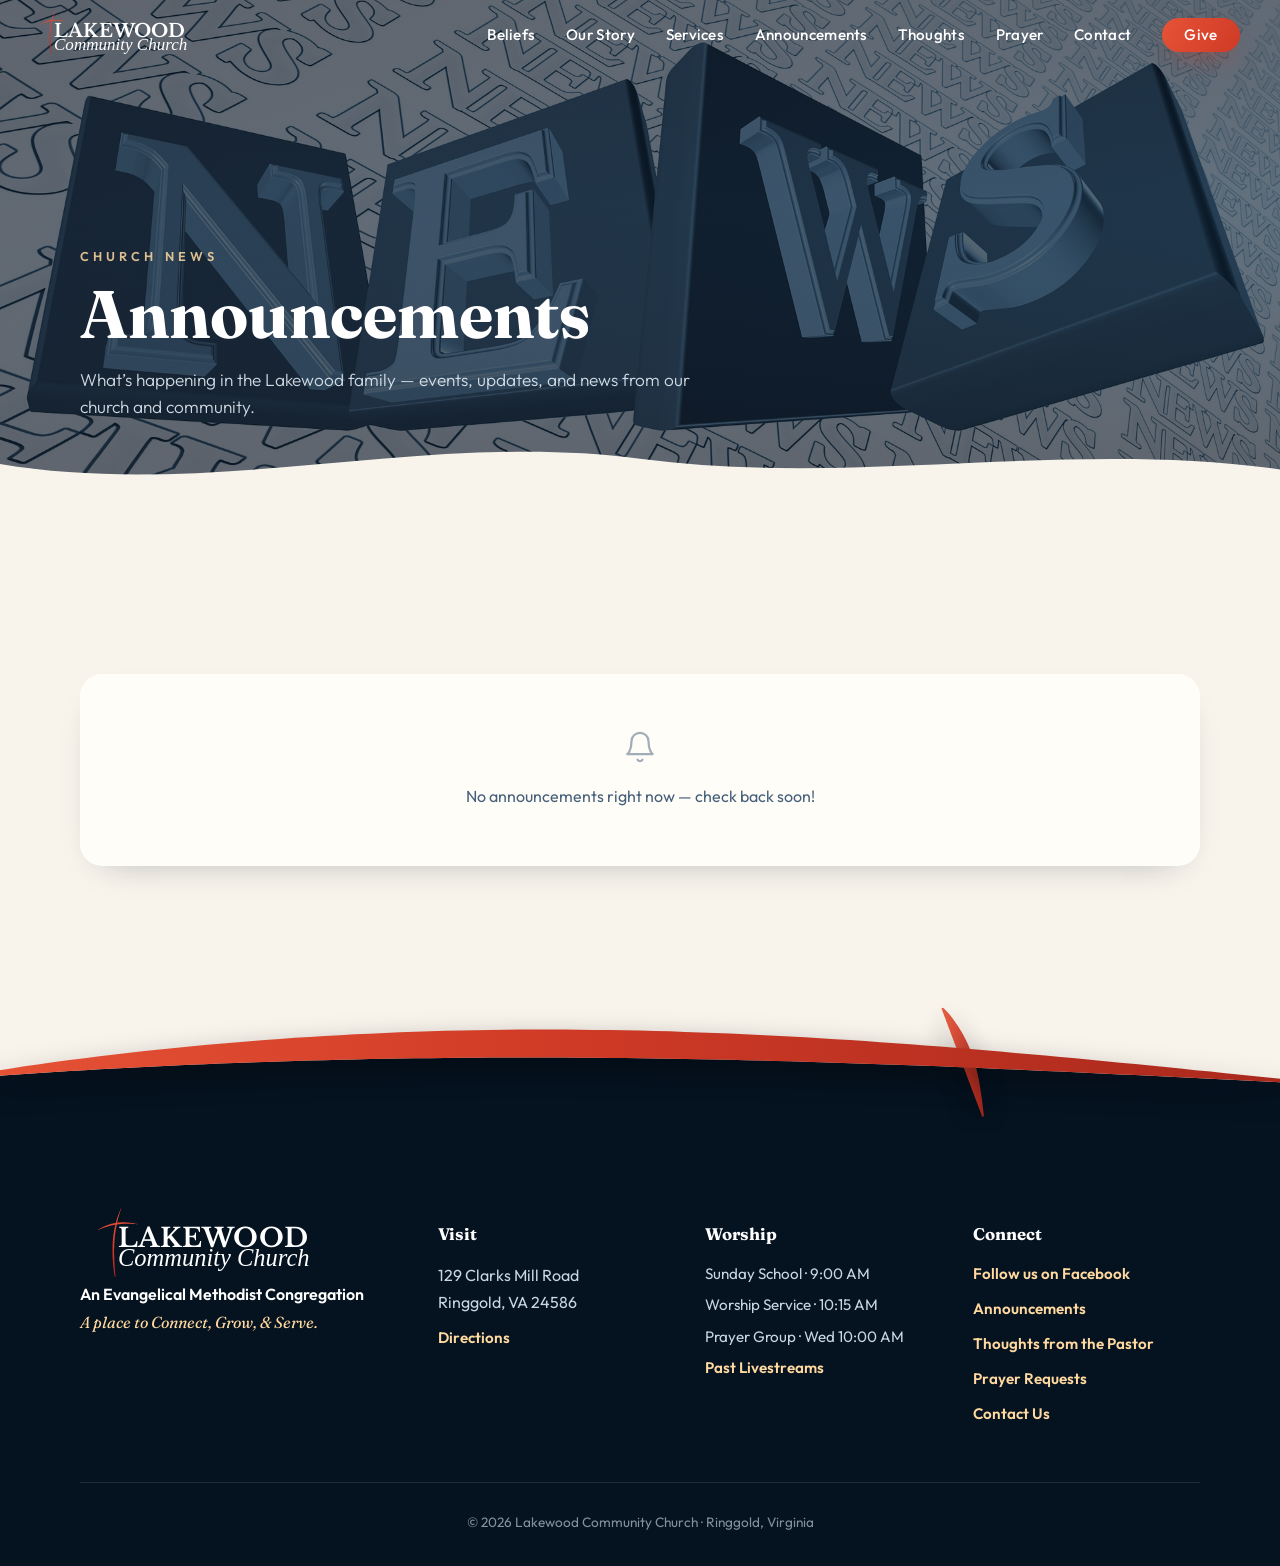
<file: announcements.html>
<!DOCTYPE html>
<html lang="en">
<head>
<meta charset="UTF-8">
<meta name="viewport" content="width=device-width, initial-scale=1">
<title>Announcements — Lakewood Community Church | Ringgold, VA</title>
<meta name="description" content="Current announcements from Lakewood Community Church in Ringgold, VA — events, updates, and church family news.">
<link rel="icon" type="image/svg+xml" href="assets/favicon.svg">
  <link rel="icon" type="image/png" href="assets/lakewood-logo.png">
<link rel="preconnect" href="https://fonts.googleapis.com">
<link rel="preconnect" href="https://fonts.gstatic.com" crossorigin>
<link href="https://fonts.googleapis.com/css2?family=Fraunces:ital,opsz,wght@0,9..144,400;0,9..144,600;0,9..144,700;1,9..144,500;1,9..144,600&amp;family=Outfit:wght@300;400;500;600;700&amp;family=Libre+Baskerville:wght@700&amp;family=Tinos:ital@1&amp;display=swap" rel="stylesheet">
<link rel="stylesheet" href="css/style.css">
</head>
<body>

<header class="nav" id="nav">
  <a class="nav-brand" href="index.html" aria-label="Lakewood Community Church — home">
    <span class="logo-lockup" aria-hidden="true"><img class="cross" src="assets/logo-cross.svg" alt=""><span class="l1">LAKEWOOD</span><span class="l2">Community Church</span></span>
  </a>
  <nav class="nav-links" id="navLinks" aria-label="Primary">
    <a href="beliefs.html">Beliefs</a>
    <a href="history.html">Our Story</a>
    <a href="services.html">Services</a>
    <a href="announcements.html">Announcements</a>
    <a href="thoughts.html">Thoughts</a>
    <a href="prayer.html">Prayer</a>
    <a href="contact.html">Contact</a>
    <a class="btn btn-donate" href="donate.html">Give</a>
  </nav>
  <button class="nav-toggle" id="navToggle" aria-expanded="false" aria-controls="navLinks" aria-label="Open menu">
    <span></span><span></span><span></span>
  </button>
</header>

<section class="page-hero">
  <img class="hero-bg" src="assets/bible-open.jpg" alt="" aria-hidden="true">
  <div class="wrap">
    <p class="eyebrow">Church News</p>
    <h1>Announcements</h1>
    <p class="hero-sub">What&rsquo;s happening in the Lakewood family — events, updates, and news from our church and community.</p>
  </div>
  <svg class="wave-bottom" viewBox="0 0 1440 90" preserveAspectRatio="none" aria-hidden="true"><path fill="currentColor" d="M0,44 C240,84 480,6 720,38 C960,70 1200,16 1440,50 L1440,90 L0,90 Z"/></svg>
</section>

<main>
  <section class="section">
    <div class="wrap">
      <div class="feed-grid" id="announcementList">
        <div class="feed-empty"><p>Loading announcements&hellip;</p></div>
      </div>
    </div>
  </section>
</main>

<footer class="footer">
  <div class="wrap footer-grid">
    <div class="f-brand">
      <span class="logo-lockup" aria-hidden="true"><img class="cross" src="assets/logo-cross.svg" alt=""><span class="l1">LAKEWOOD</span><span class="l2">Community Church</span></span>
      <p class="f-tag">An Evangelical Methodist Congregation</p>
      <p class="f-motto">A place to Connect, Grow, &amp; Serve.</p>
    </div>
    <div class="f-col">
      <h4>Visit</h4>
      <address>
        129 Clarks Mill Road<br>
        Ringgold, VA 24586
      </address>
      <a class="text-link light" href="https://www.google.com/maps/search/?api=1&query=129+Clarks+Mill+Road+Ringgold+VA+24586" target="_blank" rel="noopener">Directions</a>
    </div>
    <div class="f-col">
      <h4>Worship</h4>
      <p>Sunday School &middot; 9:00 AM</p>
      <p>Worship Service &middot; 10:15 AM</p>
      <p>Prayer Group &middot; Wed 10:00 AM</p>
      <a class="text-link light" href="https://www.facebook.com/LakewoodCC1/live_videos" target="_blank" rel="noopener">Past Livestreams</a>
    </div>
    <div class="f-col">
      <h4>Connect</h4>
      <a class="text-link light" href="https://www.facebook.com/LakewoodCC1" target="_blank" rel="noopener">Follow us on Facebook</a>
      <a class="text-link light" href="announcements.html">Announcements</a>
      <a class="text-link light" href="thoughts.html">Thoughts from the Pastor</a>
      <a class="text-link light" href="prayer.html">Prayer Requests</a>
      <a class="text-link light" href="contact.html">Contact Us</a>
    </div>
  </div>
  <div class="wrap f-bottom">
    <p>&copy; <span id="year">2026</span> Lakewood Community Church &middot; Ringgold, Virginia</p>
  </div>
</footer>

<script src="js/main.js"></script>
<script src="js/gsheets.js"></script>
<script src="js/announcements.js"></script>
</body>
</html>
</file>
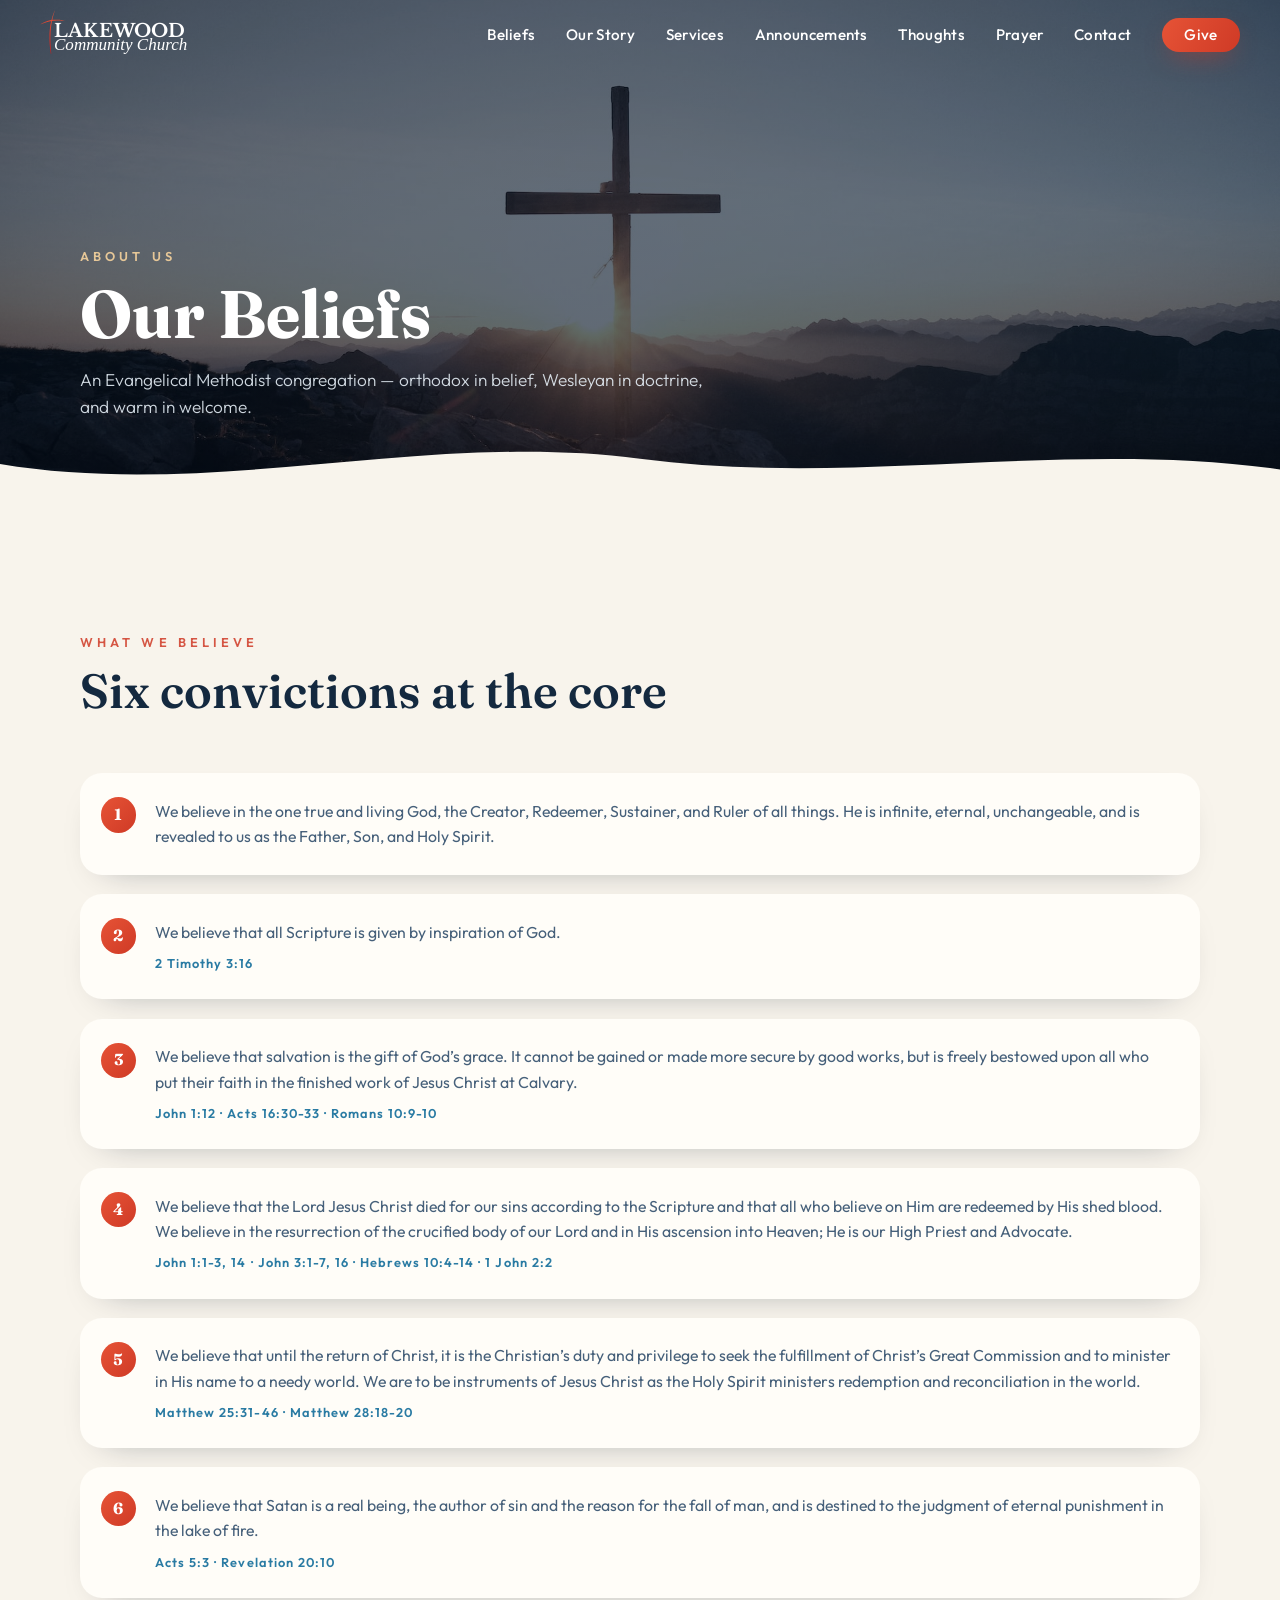
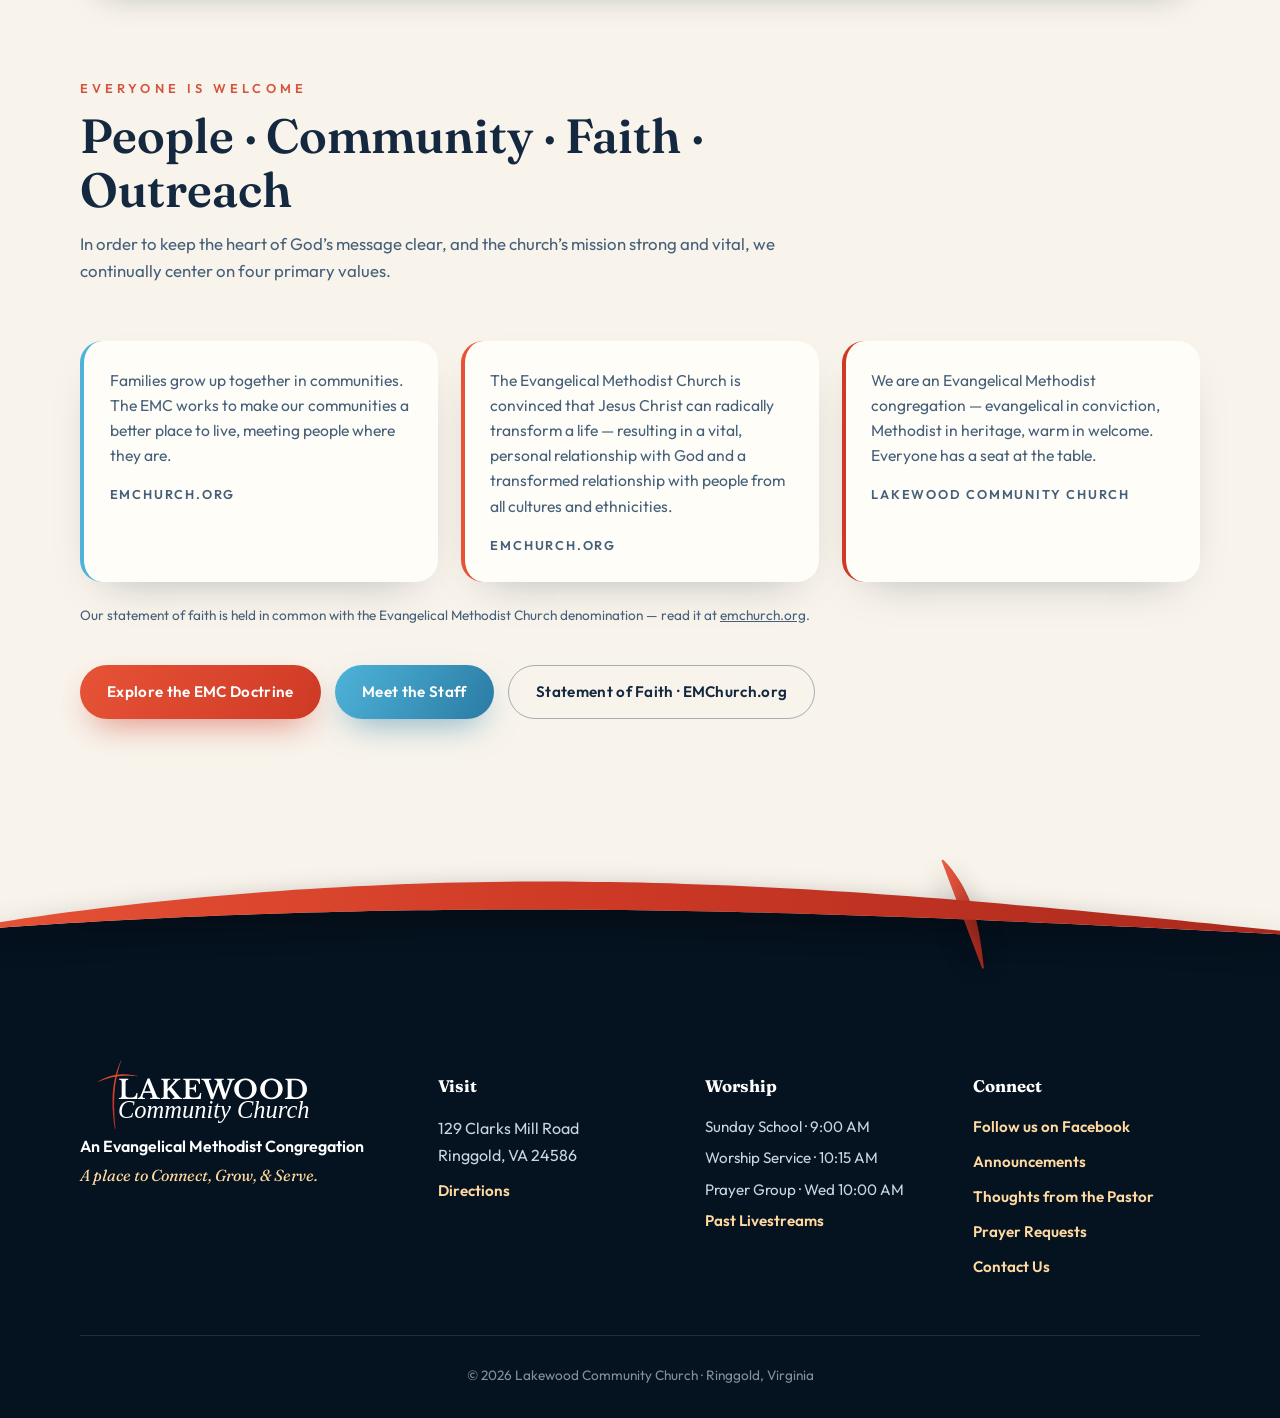
<file: beliefs.html>
<!DOCTYPE html>
<html lang="en">
<head>
<meta charset="UTF-8">
<meta name="viewport" content="width=device-width, initial-scale=1">
<title>Our Beliefs — Lakewood Community Church | Ringgold, VA</title>
<meta name="description" content="What Lakewood Community Church believes: the one true God, the inspired Scriptures, salvation by grace through faith in Jesus Christ, and the Great Commission.">
<link rel="icon" type="image/svg+xml" href="assets/favicon.svg">
  <link rel="icon" type="image/png" href="assets/lakewood-logo.png">
<link rel="preconnect" href="https://fonts.googleapis.com">
<link rel="preconnect" href="https://fonts.gstatic.com" crossorigin>
<link href="https://fonts.googleapis.com/css2?family=Fraunces:ital,opsz,wght@0,9..144,400;0,9..144,600;0,9..144,700;1,9..144,500;1,9..144,600&family=Outfit:wght@300;400;500;600;700&family=Libre+Baskerville:wght@700&family=Tinos:ital@1&display=swap" rel="stylesheet">
<link rel="stylesheet" href="css/style.css">
</head>
<body>

<header class="nav" id="nav">
  <a class="nav-brand" href="index.html" aria-label="Lakewood Community Church — home">
    <span class="logo-lockup" aria-hidden="true"><img class="cross" src="assets/logo-cross.svg" alt=""><span class="l1">LAKEWOOD</span><span class="l2">Community Church</span></span>
  </a>
  <nav class="nav-links" id="navLinks" aria-label="Primary">
    <a href="beliefs.html">Beliefs</a>
    <a href="history.html">Our Story</a>
    <a href="services.html">Services</a>
    <a href="announcements.html">Announcements</a>
    <a href="thoughts.html">Thoughts</a>
    <a href="prayer.html">Prayer</a>
    <a href="contact.html">Contact</a>
    <a class="btn btn-donate" href="donate.html">Give</a>
  </nav>
  <button class="nav-toggle" id="navToggle" aria-expanded="false" aria-controls="navLinks" aria-label="Open menu">
    <span></span><span></span><span></span>
  </button>
</header>

<section class="page-hero">
  <img class="hero-bg" src="assets/church-building.jpg" alt="" aria-hidden="true">
  <div class="wrap">
    <p class="eyebrow">About Us</p>
    <h1>Our Beliefs</h1>
    <p class="hero-sub">An Evangelical Methodist congregation — orthodox in belief, Wesleyan in doctrine, and warm in welcome.</p>
  </div>
  <svg class="wave-bottom" viewBox="0 0 1440 90" preserveAspectRatio="none" aria-hidden="true"><path fill="currentColor" d="M0,44 C240,84 480,6 720,38 C960,70 1200,16 1440,50 L1440,90 L0,90 Z"/></svg>
</section>

<main>
  <section class="section">
    <div class="wrap">
      <div class="section-head reveal">
        <p class="eyebrow accent">What We Believe</p>
        <h2>Six convictions at the core</h2>
      </div>

      <div class="belief-list">
        <article class="belief-item reveal">
          <p>We believe in the one true and living God, the Creator, Redeemer, Sustainer, and Ruler of all things. He is infinite, eternal, unchangeable, and is revealed to us as the Father, Son, and Holy Spirit.</p>
        </article>
        <article class="belief-item reveal">
          <p>We believe that all Scripture is given by inspiration of God.</p>
          <span class="ref">2 Timothy 3:16</span>
        </article>
        <article class="belief-item reveal">
          <p>We believe that salvation is the gift of God&rsquo;s grace. It cannot be gained or made more secure by good works, but is freely bestowed upon all who put their faith in the finished work of Jesus Christ at Calvary.</p>
          <span class="ref">John 1:12 &middot; Acts 16:30-33 &middot; Romans 10:9-10</span>
        </article>
        <article class="belief-item reveal">
          <p>We believe that the Lord Jesus Christ died for our sins according to the Scripture and that all who believe on Him are redeemed by His shed blood. We believe in the resurrection of the crucified body of our Lord and in His ascension into Heaven; He is our High Priest and Advocate.</p>
          <span class="ref">John 1:1-3, 14 &middot; John 3:1-7, 16 &middot; Hebrews 10:4-14 &middot; 1 John 2:2</span>
        </article>
        <article class="belief-item reveal">
          <p>We believe that until the return of Christ, it is the Christian&rsquo;s duty and privilege to seek the fulfillment of Christ&rsquo;s Great Commission and to minister in His name to a needy world. We are to be instruments of Jesus Christ as the Holy Spirit ministers redemption and reconciliation in the world.</p>
          <span class="ref">Matthew 25:31-46 &middot; Matthew 28:18-20</span>
        </article>
        <article class="belief-item reveal">
          <p>We believe that Satan is a real being, the author of sin and the reason for the fall of man, and is destined to the judgment of eternal punishment in the lake of fire.</p>
          <span class="ref">Acts 5:3 &middot; Revelation 20:10</span>
        </article>
      </div>

      <div class="section-head reveal" style="margin-top: 5rem;">
        <p class="eyebrow accent">Everyone Is Welcome</p>
        <h2>People &middot; Community &middot; Faith &middot; Outreach</h2>
        <p class="section-sub">In order to keep the heart of God&rsquo;s message clear, and the church&rsquo;s mission strong and vital, we continually center on four primary values.</p>
      </div>
      <div class="cards three">
        <article class="card flat reveal">
          <p>Families grow up together in communities. The EMC works to make our communities a better place to live, meeting people where they are.</p>
          <cite>emchurch.org</cite>
        </article>
        <article class="card flat reveal delay-1">
          <p>The Evangelical Methodist Church is convinced that Jesus Christ can radically transform a life — resulting in a vital, personal relationship with God and a transformed relationship with people from all cultures and ethnicities.</p>
          <cite>emchurch.org</cite>
        </article>
        <article class="card flat reveal delay-2">
          <p>We are an Evangelical Methodist congregation — evangelical in conviction, Methodist in heritage, warm in welcome. Everyone has a seat at the table.</p>
          <cite>Lakewood Community Church</cite>
        </article>
      </div>

      <p class="form-note reveal" style="margin-top: 1.4rem; max-width: 46rem;">Our statement of faith is held in common with the Evangelical Methodist Church denomination &mdash; read it at <a href="https://emchurch.org/about-the-emc/emc-beliefs" target="_blank" rel="noopener">emchurch.org</a>.</p>

      <div class="belief-links reveal">
        <a class="btn btn-primary" href="doctrine.html">Explore the EMC Doctrine</a>
        <a class="btn btn-blue" href="staff.html">Meet the Staff</a>
        <a class="btn btn-outline" href="https://emchurch.org/about-the-emc/emc-beliefs" target="_blank" rel="noopener">Statement of Faith &middot; EMChurch.org</a>
      </div>
    </div>
  </section>
</main>

<footer class="footer">
  <div class="wrap footer-grid">
    <div class="f-brand">
      <span class="logo-lockup" aria-hidden="true"><img class="cross" src="assets/logo-cross.svg" alt=""><span class="l1">LAKEWOOD</span><span class="l2">Community Church</span></span>
      <p class="f-tag">An Evangelical Methodist Congregation</p>
      <p class="f-motto">A place to Connect, Grow, &amp; Serve.</p>
    </div>
    <div class="f-col">
      <h4>Visit</h4>
      <address>
        129 Clarks Mill Road<br>
        Ringgold, VA 24586
      </address>
      <a class="text-link light" href="https://www.google.com/maps/search/?api=1&query=129+Clarks+Mill+Road+Ringgold+VA+24586" target="_blank" rel="noopener">Directions</a>
    </div>
    <div class="f-col">
      <h4>Worship</h4>
      <p>Sunday School &middot; 9:00 AM</p>
      <p>Worship Service &middot; 10:15 AM</p>
      <p>Prayer Group &middot; Wed 10:00 AM</p>
      <a class="text-link light" href="https://www.facebook.com/LakewoodCC1/live_videos" target="_blank" rel="noopener">Past Livestreams</a>
    </div>
    <div class="f-col">
      <h4>Connect</h4>
      <a class="text-link light" href="https://www.facebook.com/LakewoodCC1" target="_blank" rel="noopener">Follow us on Facebook</a>
      <a class="text-link light" href="announcements.html">Announcements</a>
      <a class="text-link light" href="thoughts.html">Thoughts from the Pastor</a>
      <a class="text-link light" href="prayer.html">Prayer Requests</a>
      <a class="text-link light" href="contact.html">Contact Us</a>
    </div>
  </div>
  <div class="wrap f-bottom">
    <p>&copy; <span id="year">2026</span> Lakewood Community Church &middot; Ringgold, Virginia</p>
  </div>
</footer>

<script src="js/main.js"></script>
</body>
</html>
</file>
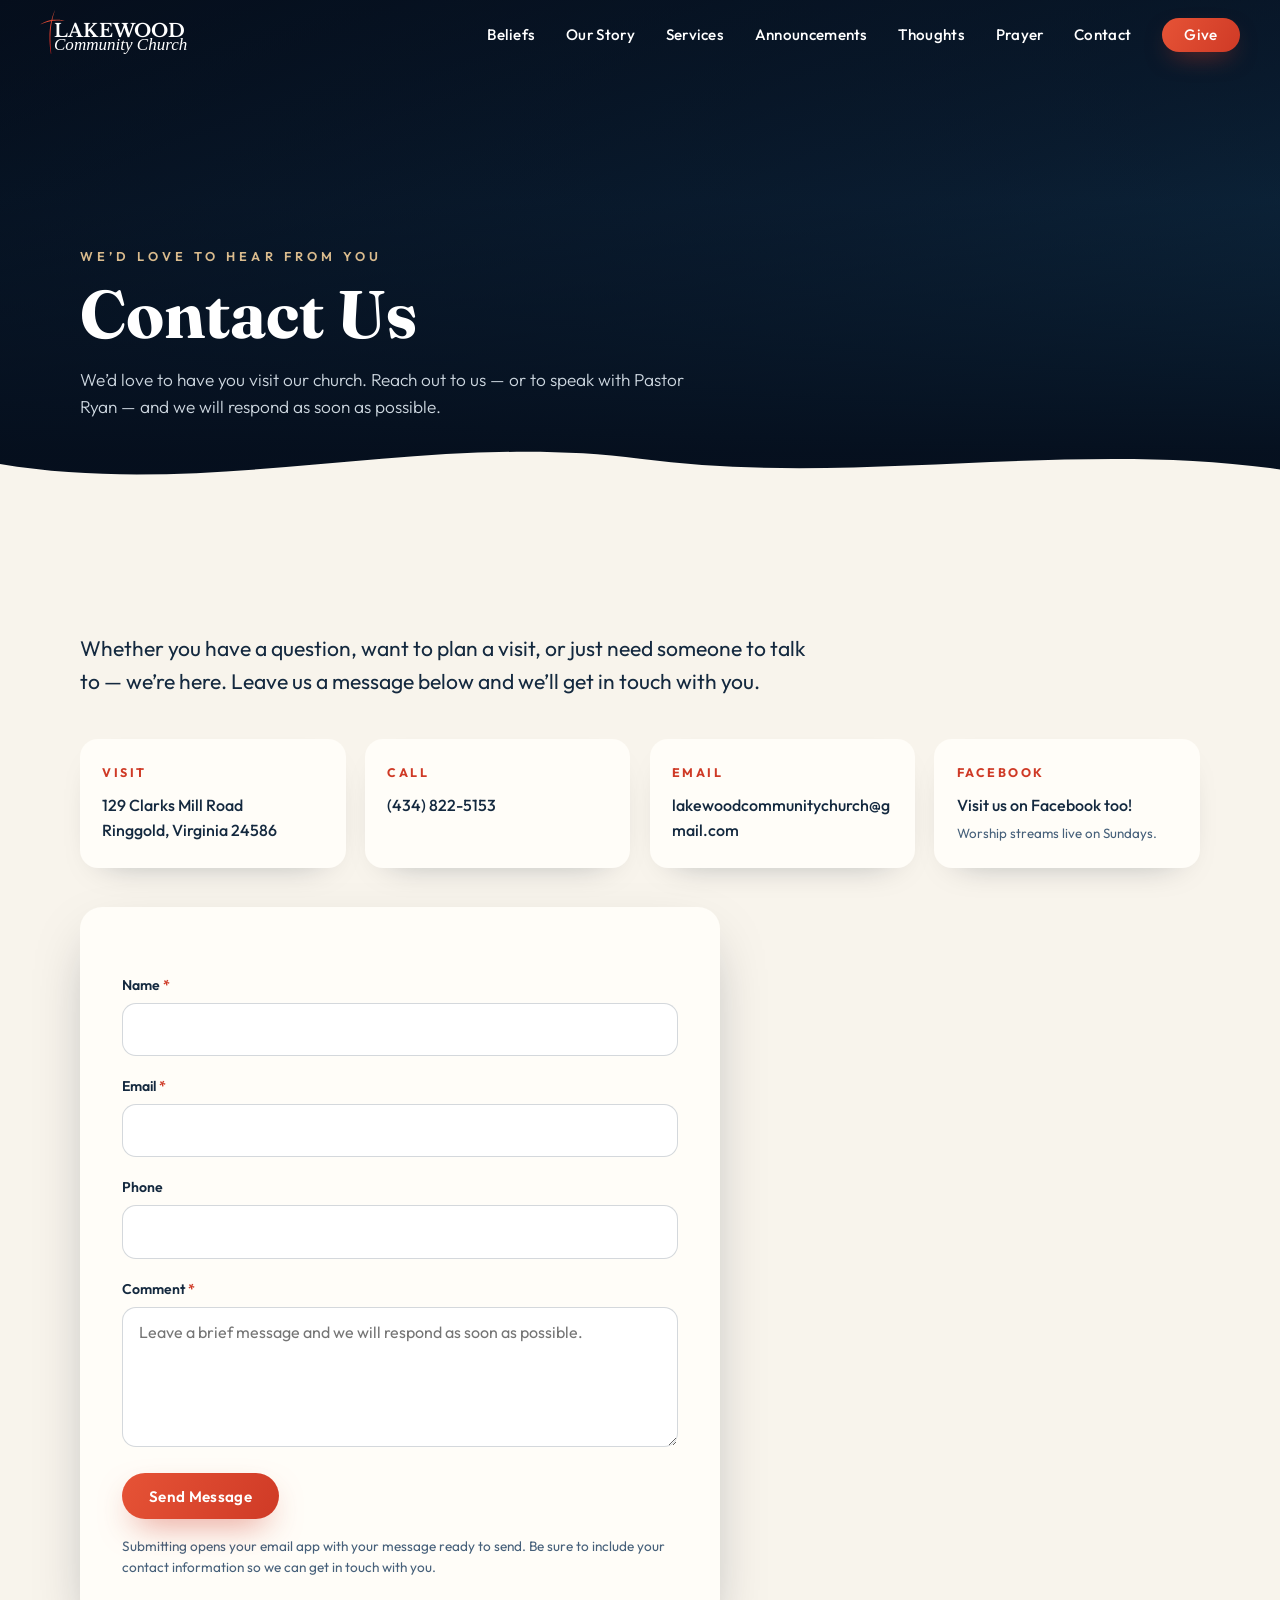
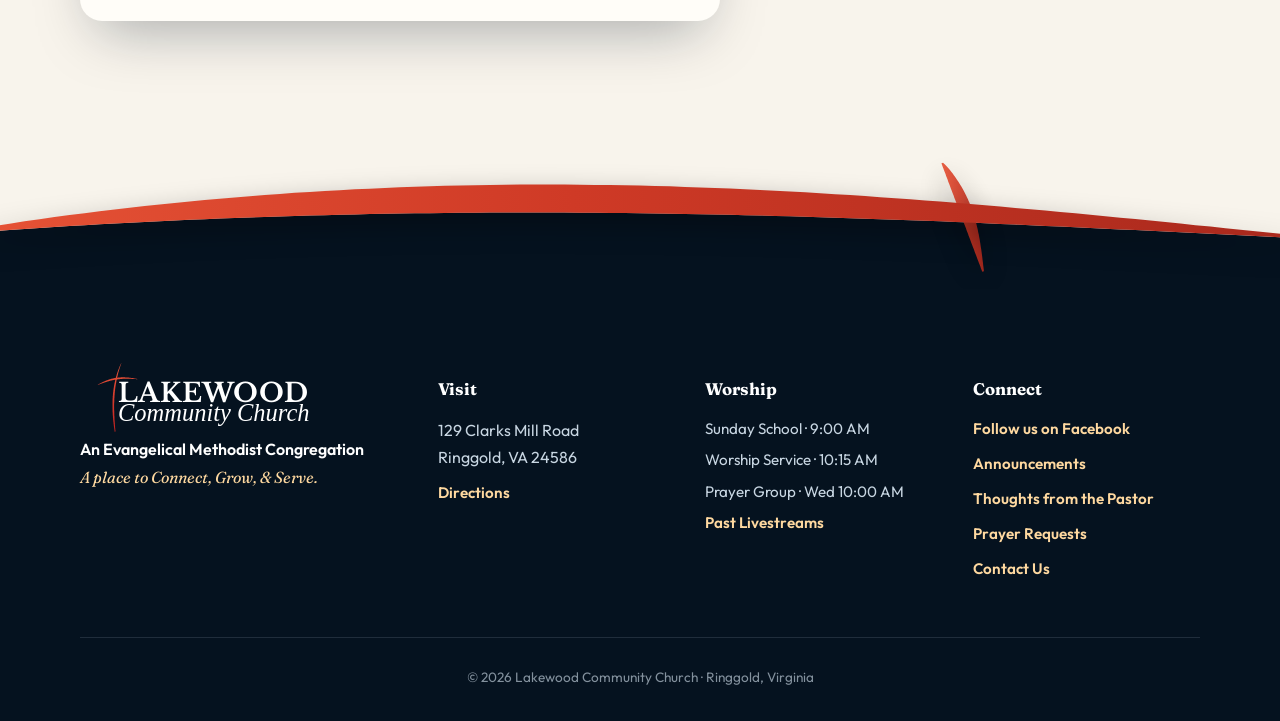
<file: contact.html>
<!DOCTYPE html>
<html lang="en">
<head>
<meta charset="UTF-8">
<meta name="viewport" content="width=device-width, initial-scale=1">
<title>Contact — Lakewood Community Church | Ringgold, VA</title>
<meta name="description" content="Contact Lakewood Community Church: 129 Clarks Mill Road, Ringgold, VA 24586 · (434) 822-5153 · lakewoodcommunitychurch@gmail.com">
<link rel="icon" type="image/svg+xml" href="assets/favicon.svg">
  <link rel="icon" type="image/png" href="assets/lakewood-logo.png">
<link rel="preconnect" href="https://fonts.googleapis.com">
<link rel="preconnect" href="https://fonts.gstatic.com" crossorigin>
<link href="https://fonts.googleapis.com/css2?family=Fraunces:ital,opsz,wght@0,9..144,400;0,9..144,600;0,9..144,700;1,9..144,500;1,9..144,600&family=Outfit:wght@300;400;500;600;700&family=Libre+Baskerville:wght@700&family=Tinos:ital@1&display=swap" rel="stylesheet">
<link rel="stylesheet" href="css/style.css">
</head>
<body>

<header class="nav" id="nav">
  <a class="nav-brand" href="index.html" aria-label="Lakewood Community Church — home">
    <span class="logo-lockup" aria-hidden="true"><img class="cross" src="assets/logo-cross.svg" alt=""><span class="l1">LAKEWOOD</span><span class="l2">Community Church</span></span>
  </a>
  <nav class="nav-links" id="navLinks" aria-label="Primary">
    <a href="beliefs.html">Beliefs</a>
    <a href="history.html">Our Story</a>
    <a href="services.html">Services</a>
    <a href="announcements.html">Announcements</a>
    <a href="thoughts.html">Thoughts</a>
    <a href="prayer.html">Prayer</a>
    <a href="contact.html">Contact</a>
    <a class="btn btn-donate" href="donate.html">Give</a>
  </nav>
  <button class="nav-toggle" id="navToggle" aria-expanded="false" aria-controls="navLinks" aria-label="Open menu">
    <span></span><span></span><span></span>
  </button>
</header>

<section class="page-hero">
  <div class="wrap">
    <p class="eyebrow">We&rsquo;d Love to Hear From You</p>
    <h1>Contact Us</h1>
    <p class="hero-sub">We&rsquo;d love to have you visit our church. Reach out to us — or to speak with Pastor Ryan — and we will respond as soon as possible.</p>
  </div>
  <svg class="wave-bottom" viewBox="0 0 1440 90" preserveAspectRatio="none" aria-hidden="true"><path fill="currentColor" d="M0,44 C240,84 480,6 720,38 C960,70 1200,16 1440,50 L1440,90 L0,90 Z"/></svg>
</section>

<main>
  <section class="section">
    <div class="wrap">
      <div class="prose reveal">
        <p class="lead">Whether you have a question, want to plan a visit, or just need someone to talk to — we&rsquo;re here. Leave us a message below and we&rsquo;ll get in touch with you.</p>
      </div>

      <div class="contact-grid reveal">
        <div class="contact-card">
          <h3>Visit</h3>
          <p>129 Clarks Mill Road</p>
          <p>Ringgold, Virginia 24586</p>
        </div>
        <div class="contact-card">
          <h3>Call</h3>
          <a href="tel:+14348225153">(434) 822-5153</a>
        </div>
        <div class="contact-card">
          <h3>Email</h3>
          <a href="mailto:lakewoodcommunitychurch@gmail.com">lakewoodcommunitychurch@gmail.com</a>
        </div>
        <div class="contact-card">
          <h3>Facebook</h3>
          <a href="https://www.facebook.com/LakewoodCC1" target="_blank" rel="noopener">Visit us on Facebook too!</a>
          <small>Worship streams live on Sundays.</small>
        </div>
      </div>

      <form class="form-card reveal" data-mailto="lakewoodcommunitychurch@gmail.com" data-subject="Message from the Lakewood website">
        <div class="form-grid">
          <div class="field">
            <label for="ct-name">Name <em>*</em></label>
            <input id="ct-name" name="Name" type="text" required autocomplete="name">
          </div>
          <div class="field">
            <label for="ct-email">Email <em>*</em></label>
            <input id="ct-email" name="Email" type="email" required autocomplete="email">
          </div>
          <div class="field">
            <label for="ct-phone">Phone</label>
            <input id="ct-phone" name="Phone" type="tel" autocomplete="tel">
          </div>
          <div class="field">
            <label for="ct-comment">Comment <em>*</em></label>
            <textarea id="ct-comment" name="Comment" required placeholder="Leave a brief message and we will respond as soon as possible."></textarea>
          </div>
          <div>
            <button class="btn btn-primary" type="submit">Send Message</button>
          </div>
        </div>
        <p class="form-note">Submitting opens your email app with your message ready to send. Be sure to include your contact information so we can get in touch with you.</p>
      </form>
    </div>
  </section>
</main>

<footer class="footer">
  <div class="wrap footer-grid">
    <div class="f-brand">
      <span class="logo-lockup" aria-hidden="true"><img class="cross" src="assets/logo-cross.svg" alt=""><span class="l1">LAKEWOOD</span><span class="l2">Community Church</span></span>
      <p class="f-tag">An Evangelical Methodist Congregation</p>
      <p class="f-motto">A place to Connect, Grow, &amp; Serve.</p>
    </div>
    <div class="f-col">
      <h4>Visit</h4>
      <address>
        129 Clarks Mill Road<br>
        Ringgold, VA 24586
      </address>
      <a class="text-link light" href="https://www.google.com/maps/search/?api=1&query=129+Clarks+Mill+Road+Ringgold+VA+24586" target="_blank" rel="noopener">Directions</a>
    </div>
    <div class="f-col">
      <h4>Worship</h4>
      <p>Sunday School &middot; 9:00 AM</p>
      <p>Worship Service &middot; 10:15 AM</p>
      <p>Prayer Group &middot; Wed 10:00 AM</p>
      <a class="text-link light" href="https://www.facebook.com/LakewoodCC1/live_videos" target="_blank" rel="noopener">Past Livestreams</a>
    </div>
    <div class="f-col">
      <h4>Connect</h4>
      <a class="text-link light" href="https://www.facebook.com/LakewoodCC1" target="_blank" rel="noopener">Follow us on Facebook</a>
      <a class="text-link light" href="announcements.html">Announcements</a>
      <a class="text-link light" href="thoughts.html">Thoughts from the Pastor</a>
      <a class="text-link light" href="prayer.html">Prayer Requests</a>
      <a class="text-link light" href="contact.html">Contact Us</a>
    </div>
  </div>
  <div class="wrap f-bottom">
    <p>&copy; <span id="year">2026</span> Lakewood Community Church &middot; Ringgold, Virginia</p>
  </div>
</footer>

<script src="js/main.js"></script>
</body>
</html>
</file>
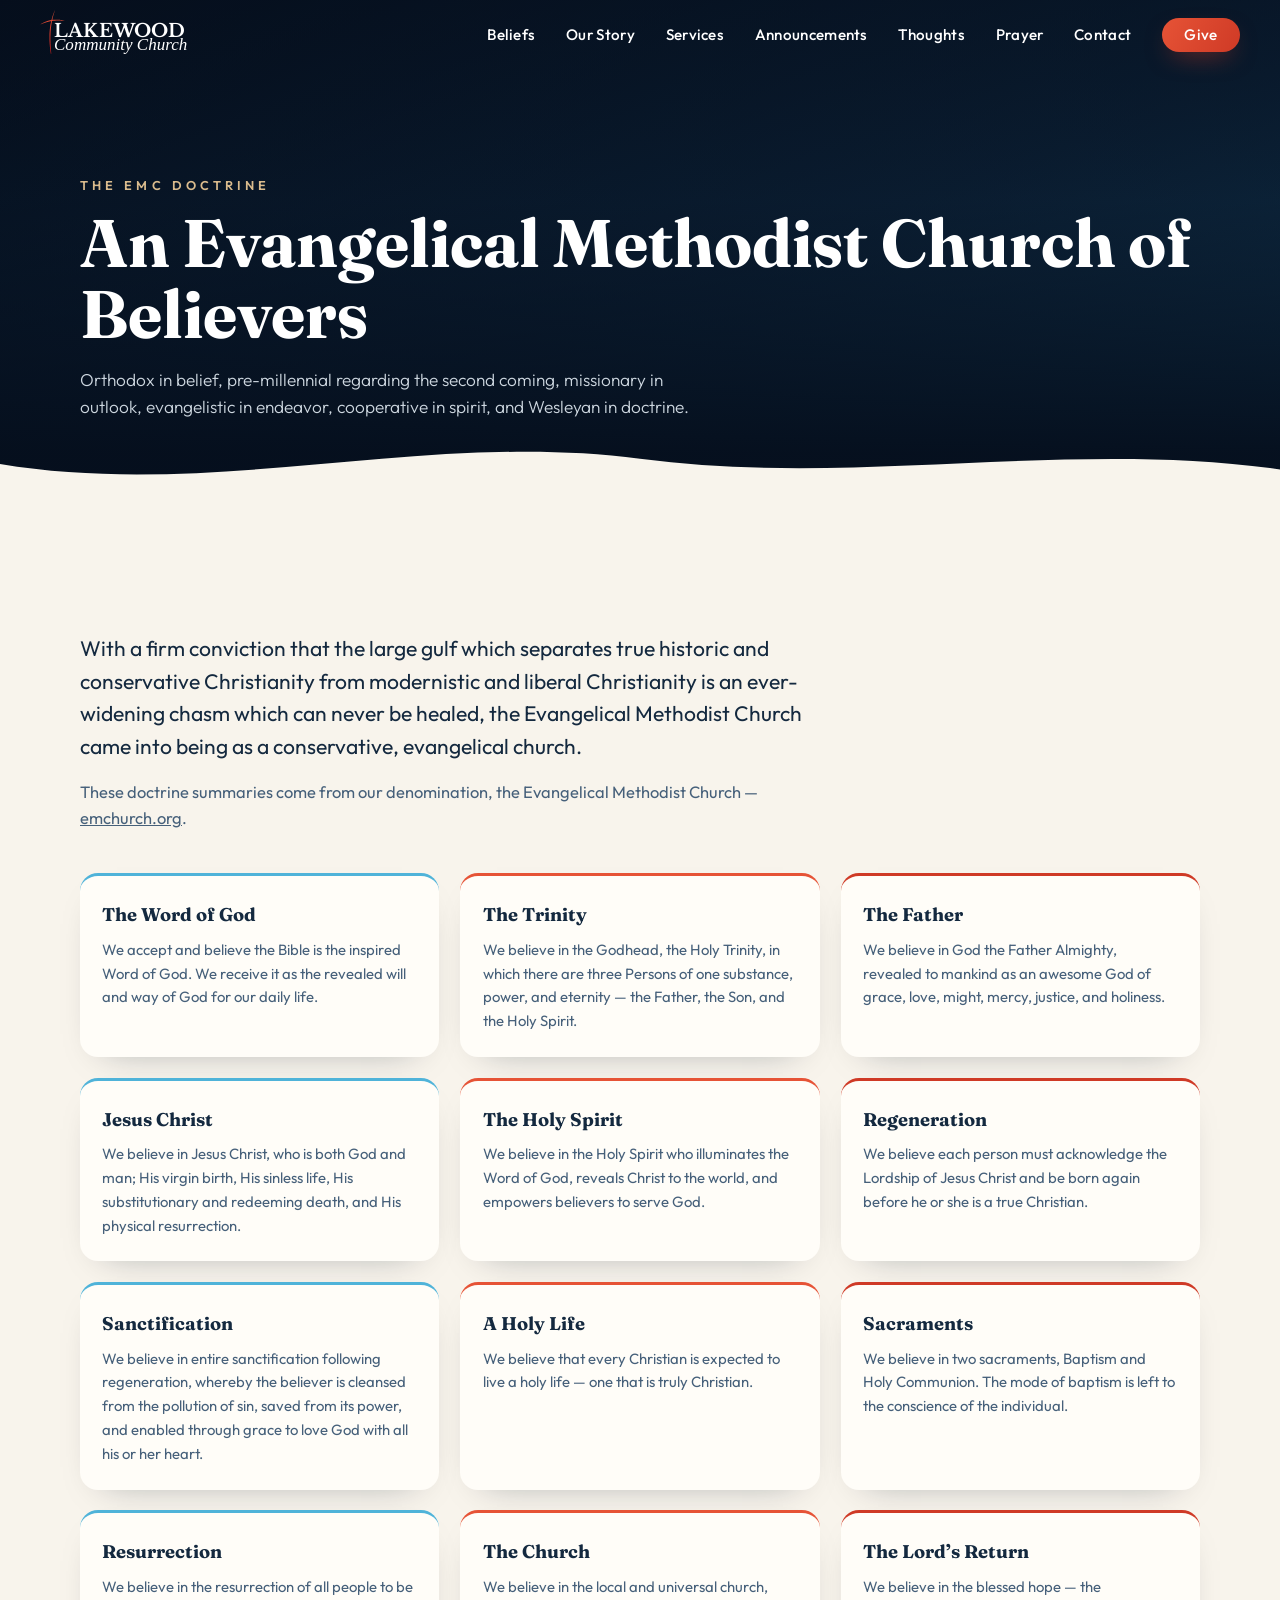
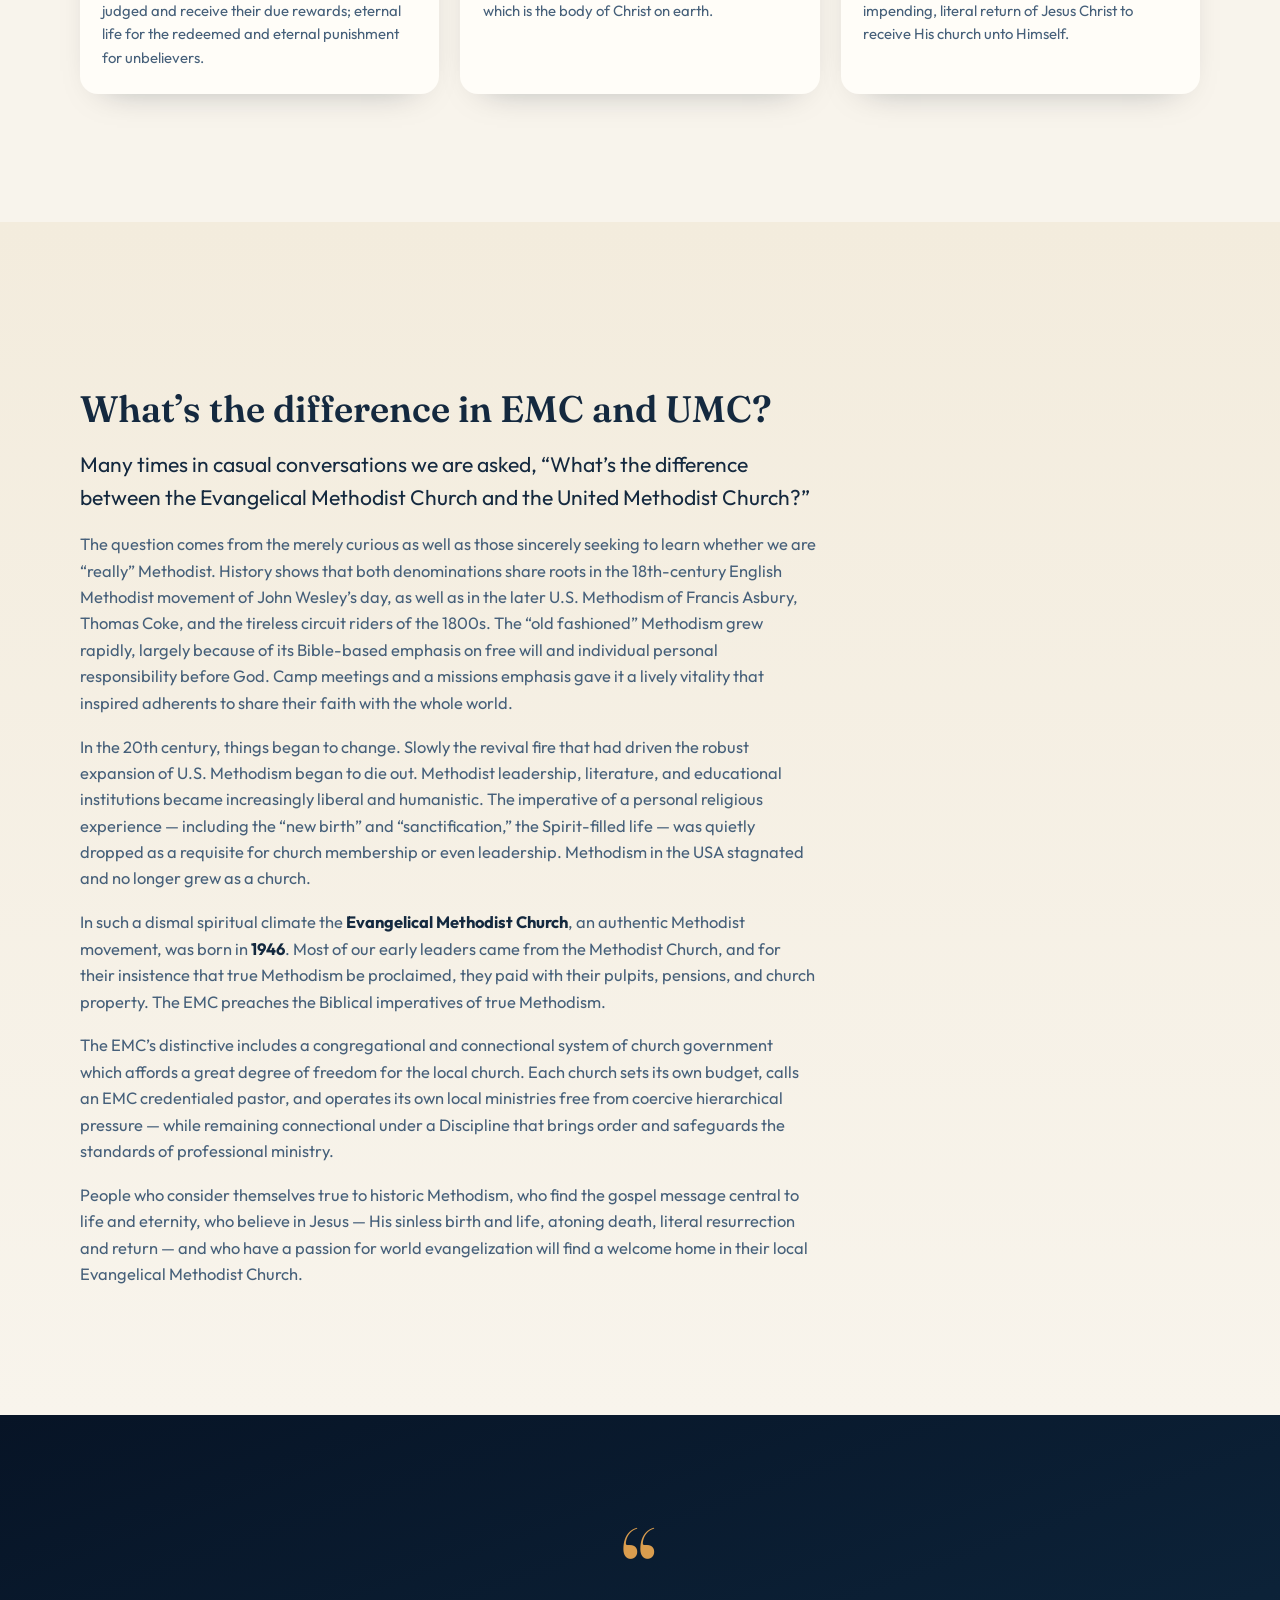
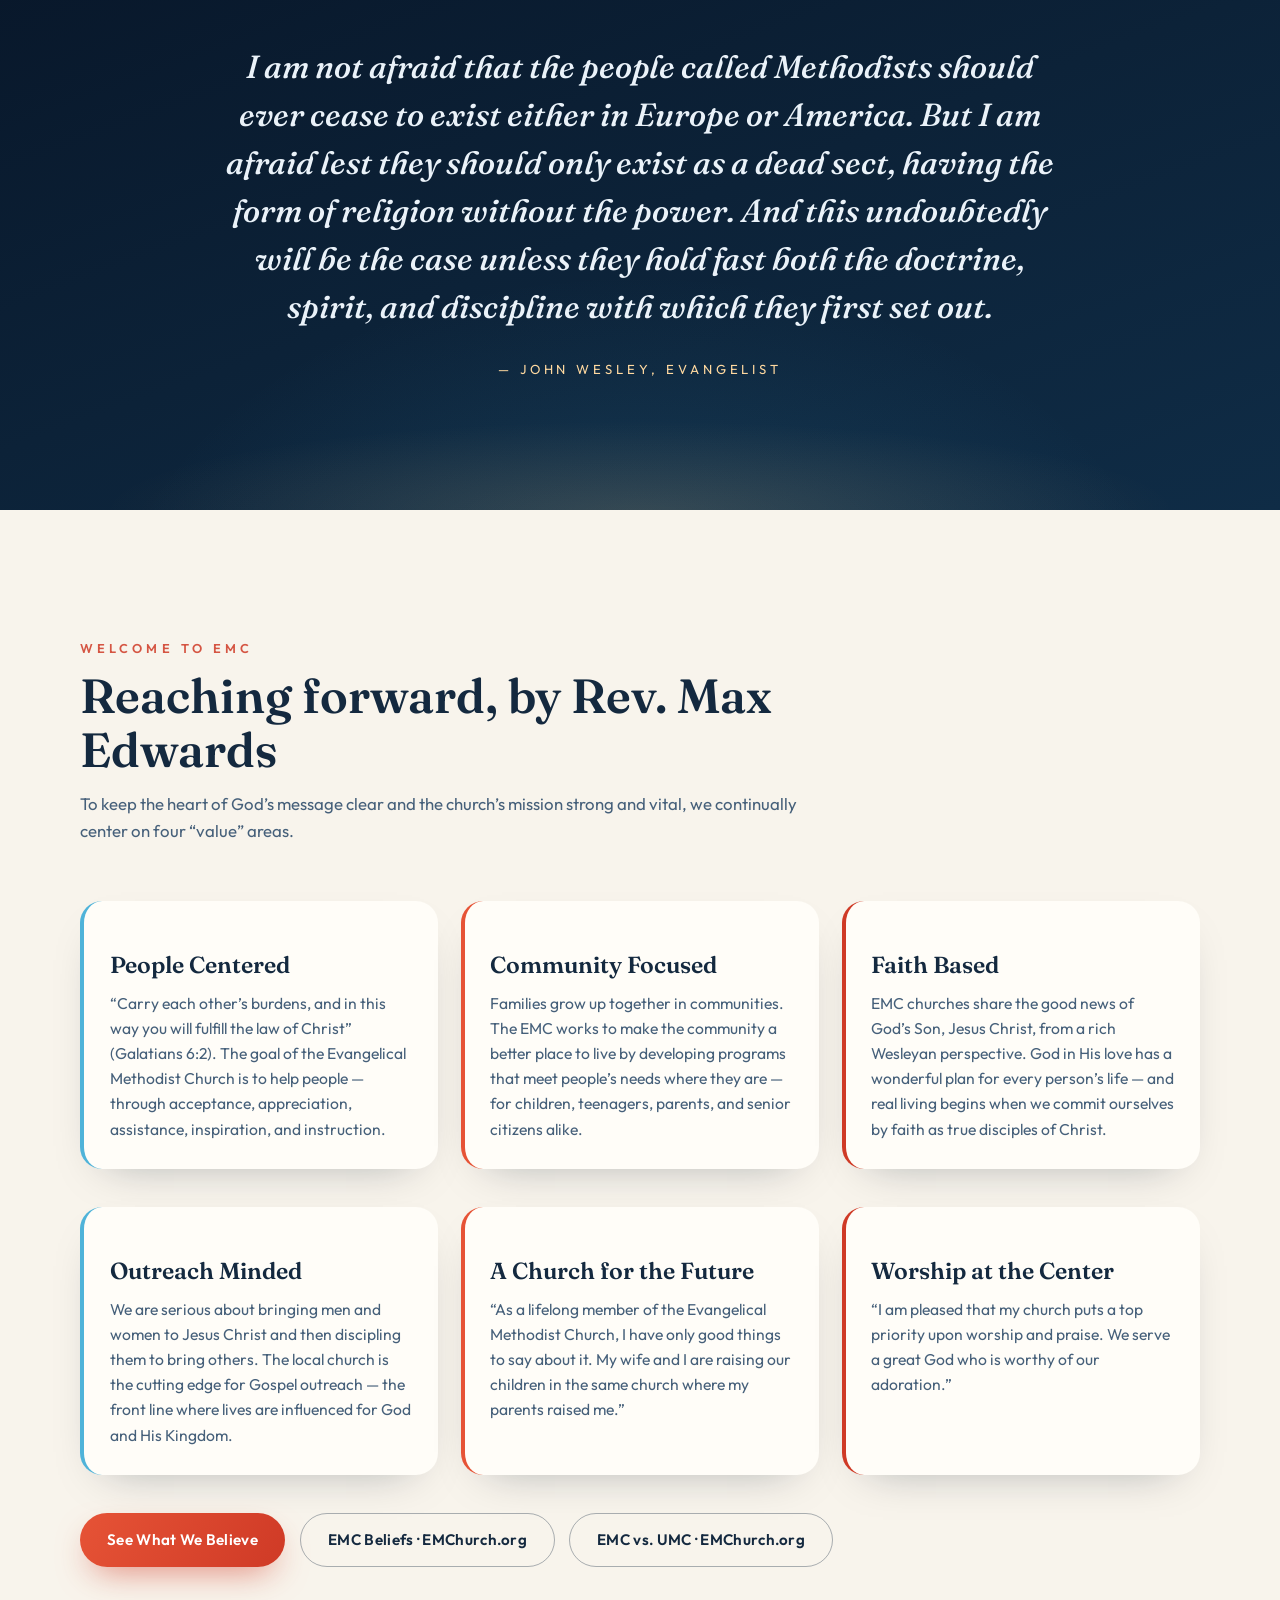
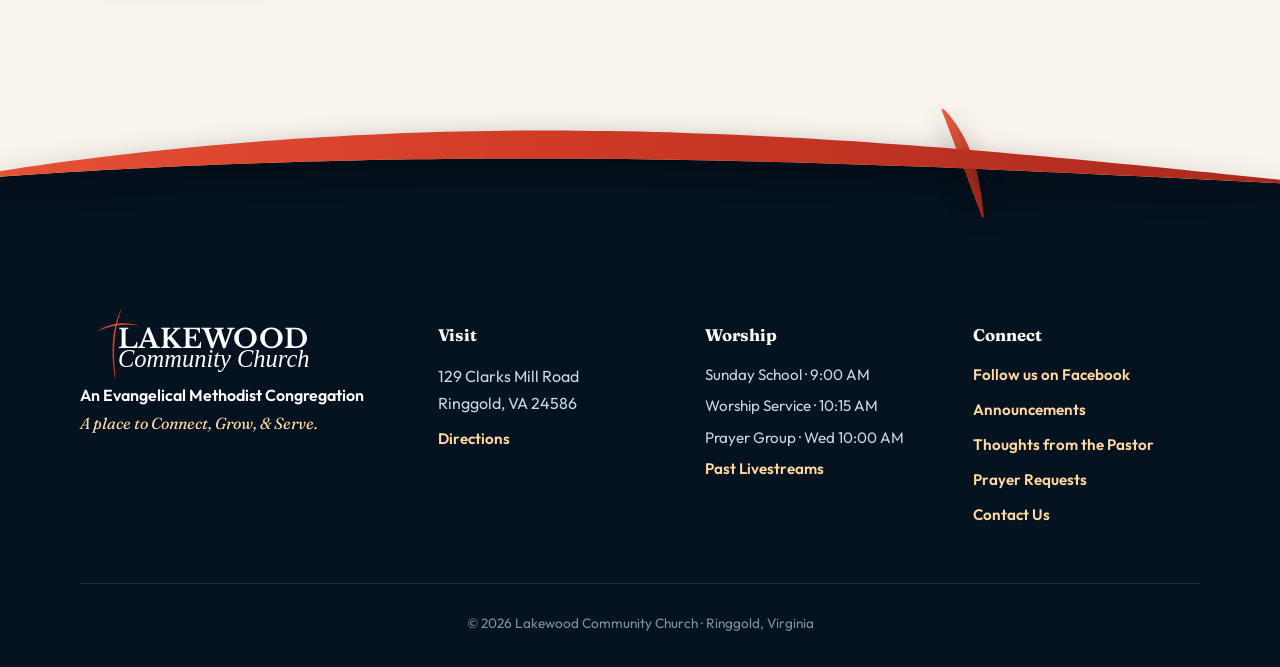
<file: doctrine.html>
<!DOCTYPE html>
<html lang="en">
<head>
<meta charset="UTF-8">
<meta name="viewport" content="width=device-width, initial-scale=1">
<title>EMC Doctrine — Lakewood Community Church | Ringgold, VA</title>
<meta name="description" content="The doctrine of the Evangelical Methodist Church — conservative, evangelical, orthodox in belief, Wesleyan in doctrine — and what sets the EMC apart.">
<link rel="icon" type="image/svg+xml" href="assets/favicon.svg">
  <link rel="icon" type="image/png" href="assets/lakewood-logo.png">
<link rel="preconnect" href="https://fonts.googleapis.com">
<link rel="preconnect" href="https://fonts.gstatic.com" crossorigin>
<link href="https://fonts.googleapis.com/css2?family=Fraunces:ital,opsz,wght@0,9..144,400;0,9..144,600;0,9..144,700;1,9..144,500;1,9..144,600&family=Outfit:wght@300;400;500;600;700&family=Libre+Baskerville:wght@700&family=Tinos:ital@1&display=swap" rel="stylesheet">
<link rel="stylesheet" href="css/style.css">
</head>
<body>

<header class="nav" id="nav">
  <a class="nav-brand" href="index.html" aria-label="Lakewood Community Church — home">
    <span class="logo-lockup" aria-hidden="true"><img class="cross" src="assets/logo-cross.svg" alt=""><span class="l1">LAKEWOOD</span><span class="l2">Community Church</span></span>
  </a>
  <nav class="nav-links" id="navLinks" aria-label="Primary">
    <a href="beliefs.html">Beliefs</a>
    <a href="history.html">Our Story</a>
    <a href="services.html">Services</a>
    <a href="announcements.html">Announcements</a>
    <a href="thoughts.html">Thoughts</a>
    <a href="prayer.html">Prayer</a>
    <a href="contact.html">Contact</a>
    <a class="btn btn-donate" href="donate.html">Give</a>
  </nav>
  <button class="nav-toggle" id="navToggle" aria-expanded="false" aria-controls="navLinks" aria-label="Open menu">
    <span></span><span></span><span></span>
  </button>
</header>

<section class="page-hero">
  <div class="wrap">
    <p class="eyebrow">The EMC Doctrine</p>
    <h1>An Evangelical Methodist Church of Believers</h1>
    <p class="hero-sub">Orthodox in belief, pre-millennial regarding the second coming, missionary in outlook, evangelistic in endeavor, cooperative in spirit, and Wesleyan in doctrine.</p>
  </div>
  <svg class="wave-bottom" viewBox="0 0 1440 90" preserveAspectRatio="none" aria-hidden="true"><path fill="currentColor" d="M0,44 C240,84 480,6 720,38 C960,70 1200,16 1440,50 L1440,90 L0,90 Z"/></svg>
</section>

<main>
  <section class="section">
    <div class="wrap">
      <div class="prose reveal">
        <p class="lead">With a firm conviction that the large gulf which separates true historic and conservative Christianity from modernistic and liberal Christianity is an ever-widening chasm which can never be healed, the Evangelical Methodist Church came into being as a conservative, evangelical church.</p>
        <p class="form-note">These doctrine summaries come from our denomination, the Evangelical Methodist Church &mdash; <a href="https://emchurch.org/about-the-emc/emc-beliefs" target="_blank" rel="noopener">emchurch.org</a>.</p>
      </div>

      <div class="doctrine-grid">
        <article class="doctrine-card reveal">
          <h3>The Word of God</h3>
          <p>We accept and believe the Bible is the inspired Word of God. We receive it as the revealed will and way of God for our daily life.</p>
        </article>
        <article class="doctrine-card reveal">
          <h3>The Trinity</h3>
          <p>We believe in the Godhead, the Holy Trinity, in which there are three Persons of one substance, power, and eternity — the Father, the Son, and the Holy Spirit.</p>
        </article>
        <article class="doctrine-card reveal">
          <h3>The Father</h3>
          <p>We believe in God the Father Almighty, revealed to mankind as an awesome God of grace, love, might, mercy, justice, and holiness.</p>
        </article>
        <article class="doctrine-card reveal">
          <h3>Jesus Christ</h3>
          <p>We believe in Jesus Christ, who is both God and man; His virgin birth, His sinless life, His substitutionary and redeeming death, and His physical resurrection.</p>
        </article>
        <article class="doctrine-card reveal">
          <h3>The Holy Spirit</h3>
          <p>We believe in the Holy Spirit who illuminates the Word of God, reveals Christ to the world, and empowers believers to serve God.</p>
        </article>
        <article class="doctrine-card reveal">
          <h3>Regeneration</h3>
          <p>We believe each person must acknowledge the Lordship of Jesus Christ and be born again before he or she is a true Christian.</p>
        </article>
        <article class="doctrine-card reveal">
          <h3>Sanctification</h3>
          <p>We believe in entire sanctification following regeneration, whereby the believer is cleansed from the pollution of sin, saved from its power, and enabled through grace to love God with all his or her heart.</p>
        </article>
        <article class="doctrine-card reveal">
          <h3>A Holy Life</h3>
          <p>We believe that every Christian is expected to live a holy life — one that is truly Christian.</p>
        </article>
        <article class="doctrine-card reveal">
          <h3>Sacraments</h3>
          <p>We believe in two sacraments, Baptism and Holy Communion. The mode of baptism is left to the conscience of the individual.</p>
        </article>
        <article class="doctrine-card reveal">
          <h3>Resurrection</h3>
          <p>We believe in the resurrection of all people to be judged and receive their due rewards; eternal life for the redeemed and eternal punishment for unbelievers.</p>
        </article>
        <article class="doctrine-card reveal">
          <h3>The Church</h3>
          <p>We believe in the local and universal church, which is the body of Christ on earth.</p>
        </article>
        <article class="doctrine-card reveal">
          <h3>The Lord&rsquo;s Return</h3>
          <p>We believe in the blessed hope — the impending, literal return of Jesus Christ to receive His church unto Himself.</p>
        </article>
      </div>
    </div>
  </section>

  <section class="section story">
    <div class="wrap">
      <div class="prose reveal">
        <h2>What&rsquo;s the difference in EMC and UMC?</h2>
        <p class="lead">Many times in casual conversations we are asked, &ldquo;What&rsquo;s the difference between the Evangelical Methodist Church and the United Methodist Church?&rdquo;</p>
        <p>The question comes from the merely curious as well as those sincerely seeking to learn whether we are &ldquo;really&rdquo; Methodist. History shows that both denominations share roots in the 18th-century English Methodist movement of John Wesley&rsquo;s day, as well as in the later U.S. Methodism of Francis Asbury, Thomas Coke, and the tireless circuit riders of the 1800s. The &ldquo;old fashioned&rdquo; Methodism grew rapidly, largely because of its Bible-based emphasis on free will and individual personal responsibility before God. Camp meetings and a missions emphasis gave it a lively vitality that inspired adherents to share their faith with the whole world.</p>
        <p>In the 20th century, things began to change. Slowly the revival fire that had driven the robust expansion of U.S. Methodism began to die out. Methodist leadership, literature, and educational institutions became increasingly liberal and humanistic. The imperative of a personal religious experience — including the &ldquo;new birth&rdquo; and &ldquo;sanctification,&rdquo; the Spirit-filled life — was quietly dropped as a requisite for church membership or even leadership. Methodism in the USA stagnated and no longer grew as a church.</p>
        <p>In such a dismal spiritual climate the <strong>Evangelical Methodist Church</strong>, an authentic Methodist movement, was born in <strong>1946</strong>. Most of our early leaders came from the Methodist Church, and for their insistence that true Methodism be proclaimed, they paid with their pulpits, pensions, and church property. The EMC preaches the Biblical imperatives of true Methodism.</p>
        <p>The EMC&rsquo;s distinctive includes a congregational and connectional system of church government which affords a great degree of freedom for the local church. Each church sets its own budget, calls an EMC credentialed pastor, and operates its own local ministries free from coercive hierarchical pressure — while remaining connectional under a Discipline that brings order and safeguards the standards of professional ministry.</p>
        <p>People who consider themselves true to historic Methodism, who find the gospel message central to life and eternity, who believe in Jesus — His sinless birth and life, atoning death, literal resurrection and return — and who have a passion for world evangelization will find a welcome home in their local Evangelical Methodist Church.</p>
      </div>
    </div>
  </section>

  <section class="section wesley">
    <div class="wrap reveal">
      <div class="quote-mark" aria-hidden="true">&ldquo;</div>
      <blockquote>
        <p>I am not afraid that the people called Methodists should ever cease to exist either in Europe or America. But I am afraid lest they should only exist as a dead sect, having the form of religion without the power. And this undoubtedly will be the case unless they hold fast both the doctrine, spirit, and discipline with which they first set out.</p>
        <cite>— John Wesley, Evangelist</cite>
      </blockquote>
    </div>
  </section>

  <section class="section">
    <div class="wrap">
      <div class="section-head reveal">
        <p class="eyebrow accent">Welcome to EMC</p>
        <h2>Reaching forward, by Rev. Max Edwards</h2>
        <p class="section-sub">To keep the heart of God&rsquo;s message clear and the church&rsquo;s mission strong and vital, we continually center on four &ldquo;value&rdquo; areas.</p>
      </div>
      <div class="cards three">
        <article class="card flat reveal">
          <h3>People Centered</h3>
          <p>&ldquo;Carry each other&rsquo;s burdens, and in this way you will fulfill the law of Christ&rdquo; (Galatians 6:2). The goal of the Evangelical Methodist Church is to help people — through acceptance, appreciation, assistance, inspiration, and instruction.</p>
        </article>
        <article class="card flat reveal delay-1">
          <h3>Community Focused</h3>
          <p>Families grow up together in communities. The EMC works to make the community a better place to live by developing programs that meet people&rsquo;s needs where they are — for children, teenagers, parents, and senior citizens alike.</p>
        </article>
        <article class="card flat reveal delay-2">
          <h3>Faith Based</h3>
          <p>EMC churches share the good news of God&rsquo;s Son, Jesus Christ, from a rich Wesleyan perspective. God in His love has a wonderful plan for every person&rsquo;s life — and real living begins when we commit ourselves by faith as true disciples of Christ.</p>
        </article>
      </div>
      <div class="cards three">
        <article class="card flat reveal">
          <h3>Outreach Minded</h3>
          <p>We are serious about bringing men and women to Jesus Christ and then discipling them to bring others. The local church is the cutting edge for Gospel outreach — the front line where lives are influenced for God and His Kingdom.</p>
        </article>
        <article class="card flat reveal delay-1">
          <h3>A Church for the Future</h3>
          <p>&ldquo;As a lifelong member of the Evangelical Methodist Church, I have only good things to say about it. My wife and I are raising our children in the same church where my parents raised me.&rdquo;</p>
        </article>
        <article class="card flat reveal delay-2">
          <h3>Worship at the Center</h3>
          <p>&ldquo;I am pleased that my church puts a top priority upon worship and praise. We serve a great God who is worthy of our adoration.&rdquo;</p>
        </article>
      </div>
      <div class="belief-links reveal">
        <a class="btn btn-primary" href="beliefs.html">See What We Believe</a>
        <a class="btn btn-outline" href="https://emchurch.org/about-the-emc/emc-beliefs" target="_blank" rel="noopener">EMC Beliefs &middot; EMChurch.org</a>
        <a class="btn btn-outline" href="https://emchurch.org/about-the-emc/emc-umc-difference" target="_blank" rel="noopener">EMC vs. UMC &middot; EMChurch.org</a>
      </div>
    </div>
  </section>
</main>

<footer class="footer">
  <div class="wrap footer-grid">
    <div class="f-brand">
      <span class="logo-lockup" aria-hidden="true"><img class="cross" src="assets/logo-cross.svg" alt=""><span class="l1">LAKEWOOD</span><span class="l2">Community Church</span></span>
      <p class="f-tag">An Evangelical Methodist Congregation</p>
      <p class="f-motto">A place to Connect, Grow, &amp; Serve.</p>
    </div>
    <div class="f-col">
      <h4>Visit</h4>
      <address>
        129 Clarks Mill Road<br>
        Ringgold, VA 24586
      </address>
      <a class="text-link light" href="https://www.google.com/maps/search/?api=1&query=129+Clarks+Mill+Road+Ringgold+VA+24586" target="_blank" rel="noopener">Directions</a>
    </div>
    <div class="f-col">
      <h4>Worship</h4>
      <p>Sunday School &middot; 9:00 AM</p>
      <p>Worship Service &middot; 10:15 AM</p>
      <p>Prayer Group &middot; Wed 10:00 AM</p>
      <a class="text-link light" href="https://www.facebook.com/LakewoodCC1/live_videos" target="_blank" rel="noopener">Past Livestreams</a>
    </div>
    <div class="f-col">
      <h4>Connect</h4>
      <a class="text-link light" href="https://www.facebook.com/LakewoodCC1" target="_blank" rel="noopener">Follow us on Facebook</a>
      <a class="text-link light" href="announcements.html">Announcements</a>
      <a class="text-link light" href="thoughts.html">Thoughts from the Pastor</a>
      <a class="text-link light" href="prayer.html">Prayer Requests</a>
      <a class="text-link light" href="contact.html">Contact Us</a>
    </div>
  </div>
  <div class="wrap f-bottom">
    <p>&copy; <span id="year">2026</span> Lakewood Community Church &middot; Ringgold, Virginia</p>
  </div>
</footer>

<script src="js/main.js"></script>
</body>
</html>
</file>
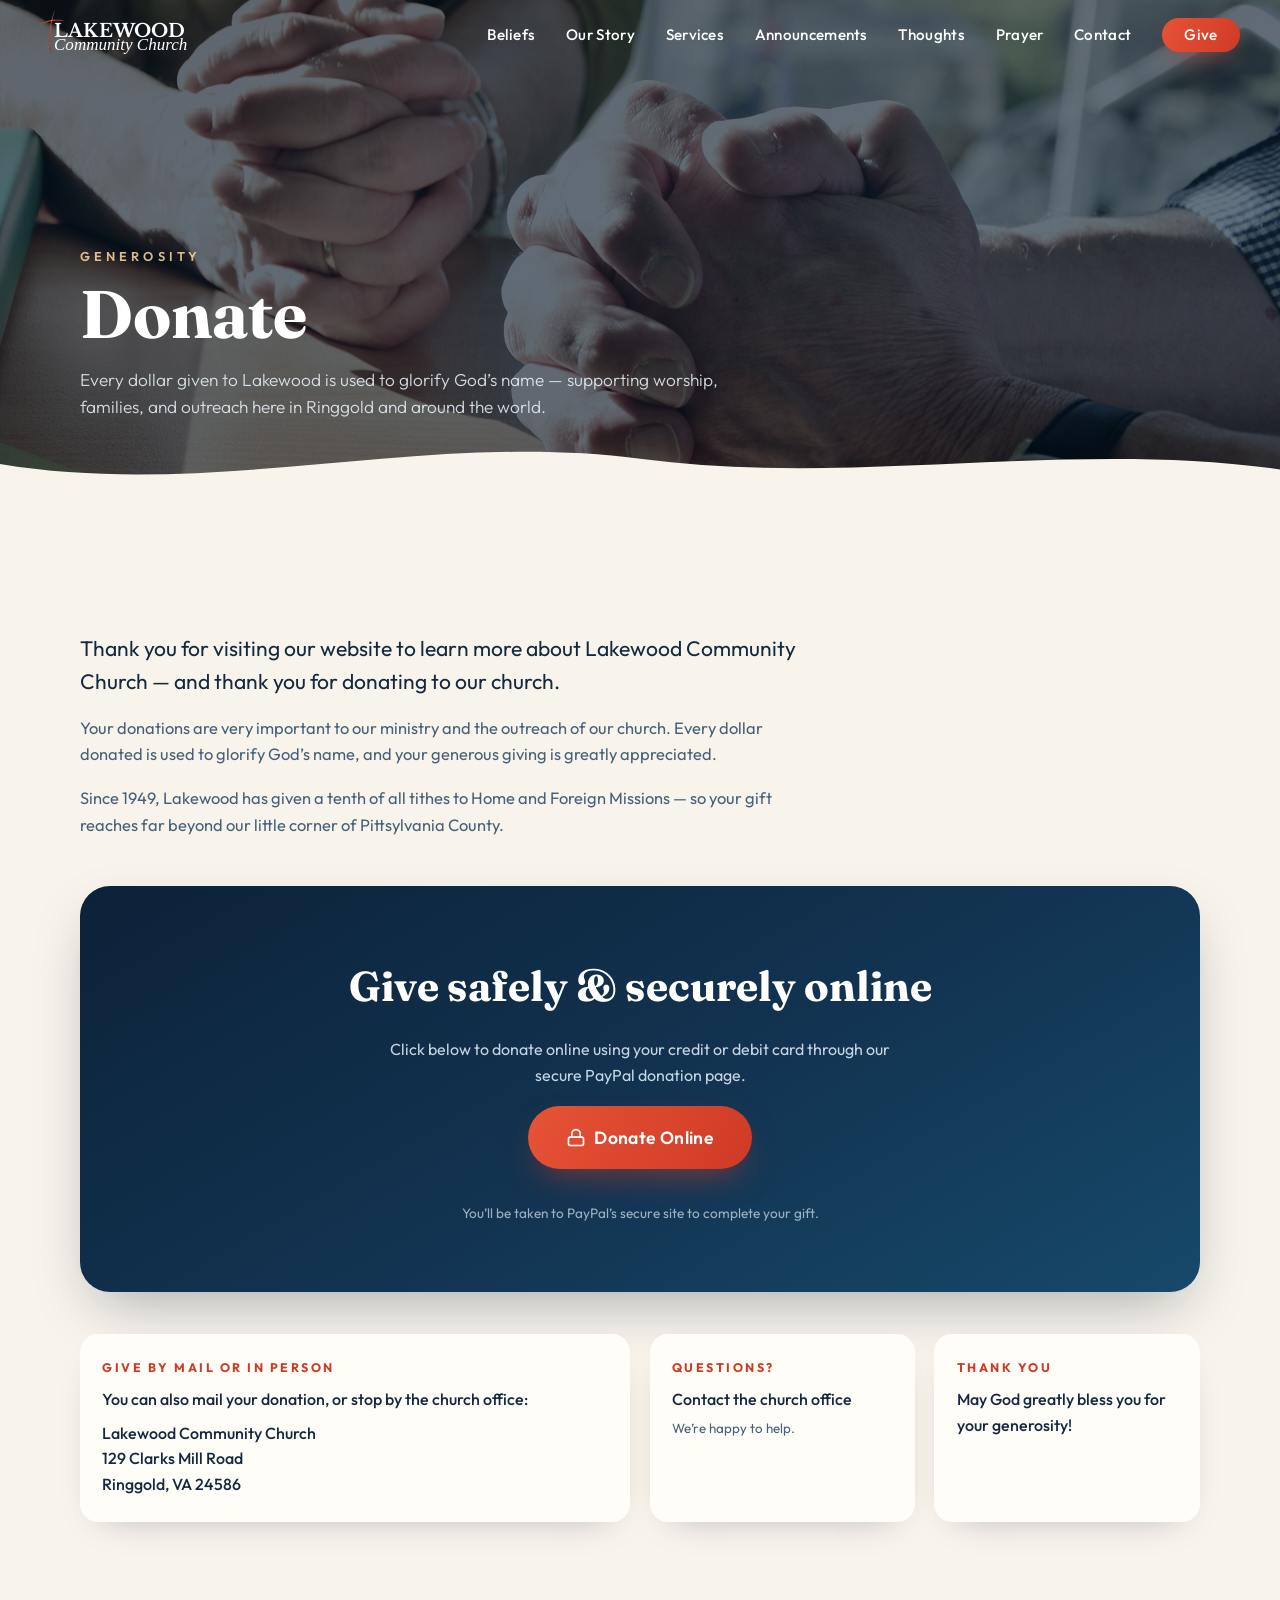
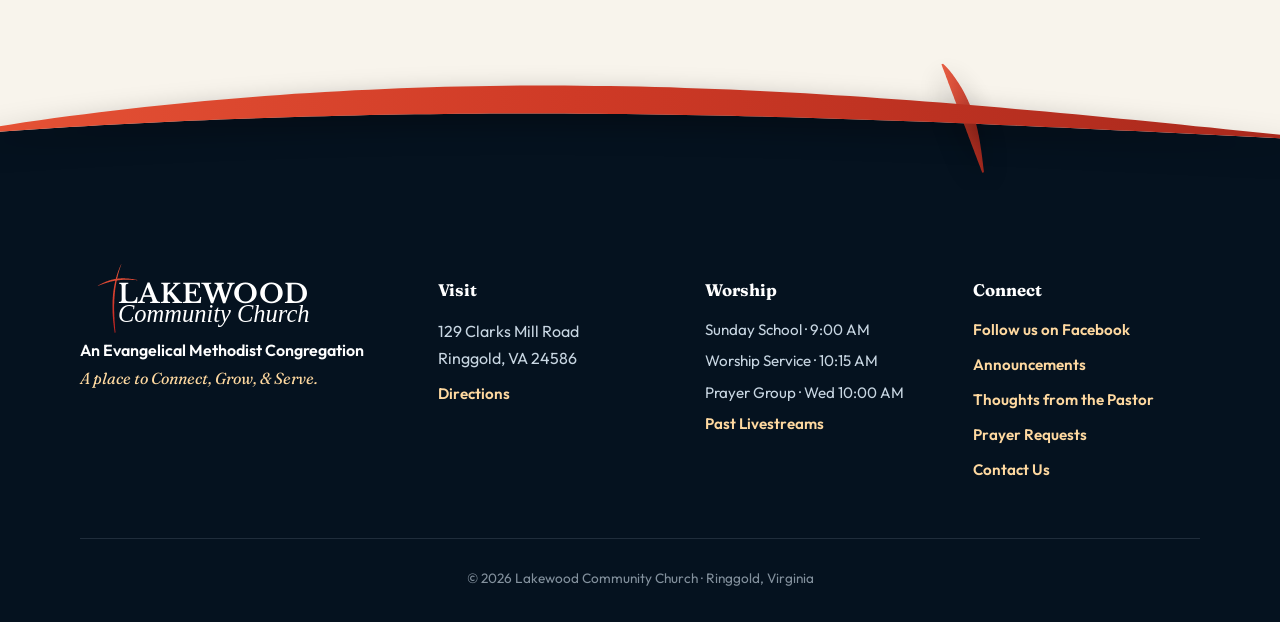
<file: donate.html>
<!DOCTYPE html>
<html lang="en">
<head>
<meta charset="UTF-8">
<meta name="viewport" content="width=device-width, initial-scale=1">
<title>Donate — Lakewood Community Church | Ringgold, VA</title>
<meta name="description" content="Support the ministry and outreach of Lakewood Community Church. Give safely and securely online, or mail your donation to 129 Clarks Mill Road, Ringgold, VA 24586.">
<link rel="icon" type="image/svg+xml" href="assets/favicon.svg">
  <link rel="icon" type="image/png" href="assets/lakewood-logo.png">
<link rel="preconnect" href="https://fonts.googleapis.com">
<link rel="preconnect" href="https://fonts.gstatic.com" crossorigin>
<link href="https://fonts.googleapis.com/css2?family=Fraunces:ital,opsz,wght@0,9..144,400;0,9..144,600;0,9..144,700;1,9..144,500;1,9..144,600&family=Outfit:wght@300;400;500;600;700&family=Libre+Baskerville:wght@700&family=Tinos:ital@1&display=swap" rel="stylesheet">
<link rel="stylesheet" href="css/style.css">
</head>
<body>

<header class="nav" id="nav">
  <a class="nav-brand" href="index.html" aria-label="Lakewood Community Church — home">
    <span class="logo-lockup" aria-hidden="true"><img class="cross" src="assets/logo-cross.svg" alt=""><span class="l1">LAKEWOOD</span><span class="l2">Community Church</span></span>
  </a>
  <nav class="nav-links" id="navLinks" aria-label="Primary">
    <a href="beliefs.html">Beliefs</a>
    <a href="history.html">Our Story</a>
    <a href="services.html">Services</a>
    <a href="announcements.html">Announcements</a>
    <a href="thoughts.html">Thoughts</a>
    <a href="prayer.html">Prayer</a>
    <a href="contact.html">Contact</a>
    <a class="btn btn-donate" href="donate.html">Give</a>
  </nav>
  <button class="nav-toggle" id="navToggle" aria-expanded="false" aria-controls="navLinks" aria-label="Open menu">
    <span></span><span></span><span></span>
  </button>
</header>

<section class="page-hero">
  <img class="hero-bg" src="assets/hands-giving.jpg" alt="" aria-hidden="true">
  <div class="wrap">
    <p class="eyebrow">Generosity</p>
    <h1>Donate</h1>
    <p class="hero-sub">Every dollar given to Lakewood is used to glorify God&rsquo;s name — supporting worship, families, and outreach here in Ringgold and around the world.</p>
  </div>
  <svg class="wave-bottom" viewBox="0 0 1440 90" preserveAspectRatio="none" aria-hidden="true"><path fill="currentColor" d="M0,44 C240,84 480,6 720,38 C960,70 1200,16 1440,50 L1440,90 L0,90 Z"/></svg>
</section>

<main>
  <section class="section">
    <div class="wrap">
      <div class="prose reveal">
        <p class="lead">Thank you for visiting our website to learn more about Lakewood Community Church — and thank you for donating to our church.</p>
        <p>Your donations are very important to our ministry and the outreach of our church. Every dollar donated is used to glorify God&rsquo;s name, and your generous giving is greatly appreciated.</p>
        <p>Since 1949, Lakewood has given a tenth of all tithes to Home and Foreign Missions — so your gift reaches far beyond our little corner of Pittsylvania County.</p>
      </div>

      <div class="donate-cta reveal">
        <h2>Give safely &amp; securely online</h2>
        <p>Click below to donate online using your credit or debit card through our secure PayPal donation page.</p>
        <a class="btn btn-primary btn-paypal" href="https://www.paypal.com/donate?hosted_button_id=RALCTAP8HKS3Y" target="_blank" rel="noopener">
          <svg viewBox="0 0 24 24" width="20" height="20" fill="none" stroke="currentColor" stroke-width="2" stroke-linecap="round" stroke-linejoin="round" aria-hidden="true"><rect x="3" y="11" width="18" height="10" rx="2"/><path d="M7 11V7a5 5 0 0110 0v4"/></svg>
          Donate Online
        </a>
        <p class="form-note" style="color: rgba(233,242,250,0.65);">You&rsquo;ll be taken to PayPal&rsquo;s secure site to complete your gift.</p>
      </div>

      <div class="contact-grid reveal">
        <div class="contact-card" style="grid-column: span 2;">
          <h3>Give by mail or in person</h3>
          <p>You can also mail your donation, or stop by the church office:</p>
          <p style="margin-top: 0.5rem;">Lakewood Community Church<br>129 Clarks Mill Road<br>Ringgold, VA 24586</p>
        </div>
        <div class="contact-card">
          <h3>Questions?</h3>
          <a href="contact.html">Contact the church office</a>
          <small>We&rsquo;re happy to help.</small>
        </div>
        <div class="contact-card">
          <h3>Thank you</h3>
          <p>May God greatly bless you for your generosity!</p>
        </div>
      </div>
    </div>
  </section>
</main>

<footer class="footer">
  <div class="wrap footer-grid">
    <div class="f-brand">
      <span class="logo-lockup" aria-hidden="true"><img class="cross" src="assets/logo-cross.svg" alt=""><span class="l1">LAKEWOOD</span><span class="l2">Community Church</span></span>
      <p class="f-tag">An Evangelical Methodist Congregation</p>
      <p class="f-motto">A place to Connect, Grow, &amp; Serve.</p>
    </div>
    <div class="f-col">
      <h4>Visit</h4>
      <address>
        129 Clarks Mill Road<br>
        Ringgold, VA 24586
      </address>
      <a class="text-link light" href="https://www.google.com/maps/search/?api=1&query=129+Clarks+Mill+Road+Ringgold+VA+24586" target="_blank" rel="noopener">Directions</a>
    </div>
    <div class="f-col">
      <h4>Worship</h4>
      <p>Sunday School &middot; 9:00 AM</p>
      <p>Worship Service &middot; 10:15 AM</p>
      <p>Prayer Group &middot; Wed 10:00 AM</p>
      <a class="text-link light" href="https://www.facebook.com/LakewoodCC1/live_videos" target="_blank" rel="noopener">Past Livestreams</a>
    </div>
    <div class="f-col">
      <h4>Connect</h4>
      <a class="text-link light" href="https://www.facebook.com/LakewoodCC1" target="_blank" rel="noopener">Follow us on Facebook</a>
      <a class="text-link light" href="announcements.html">Announcements</a>
      <a class="text-link light" href="thoughts.html">Thoughts from the Pastor</a>
      <a class="text-link light" href="prayer.html">Prayer Requests</a>
      <a class="text-link light" href="contact.html">Contact Us</a>
    </div>
  </div>
  <div class="wrap f-bottom">
    <p>&copy; <span id="year">2026</span> Lakewood Community Church &middot; Ringgold, Virginia</p>
  </div>
</footer>

<script src="js/main.js"></script>
</body>
</html>
</file>
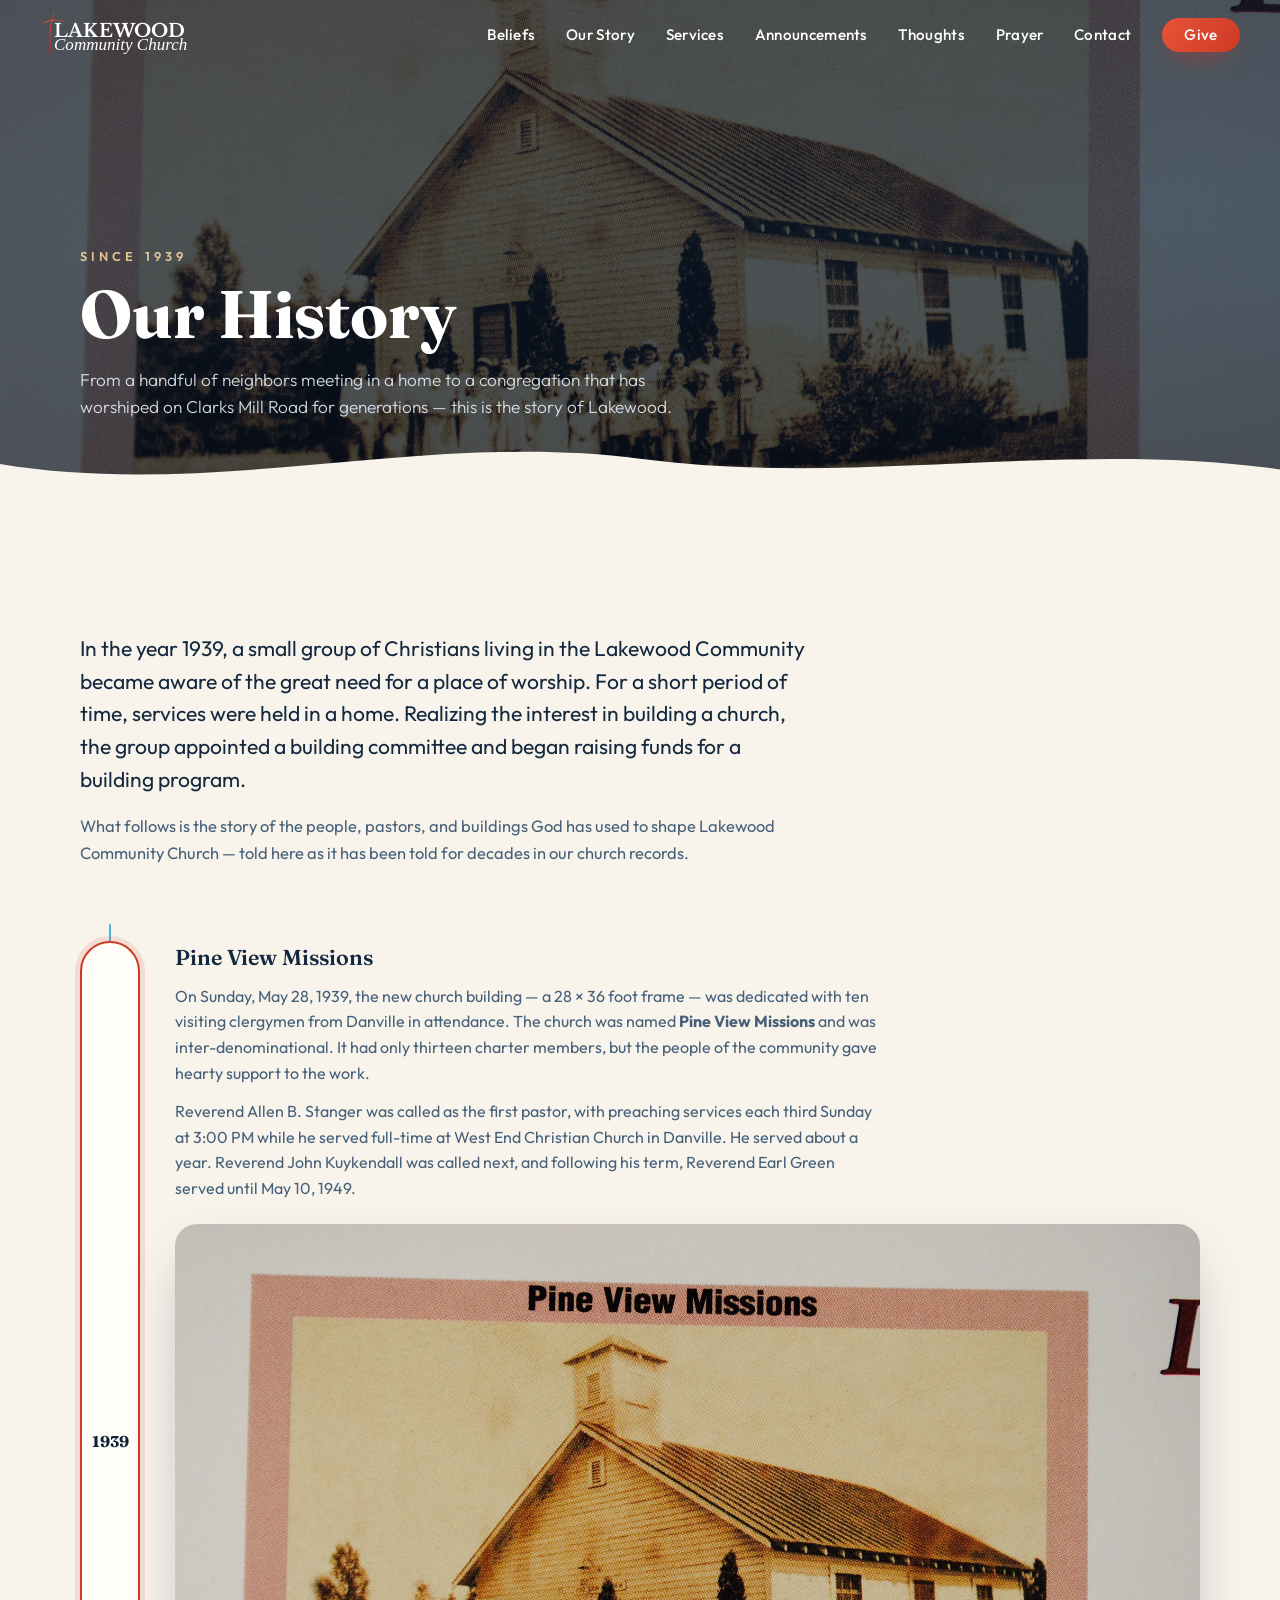
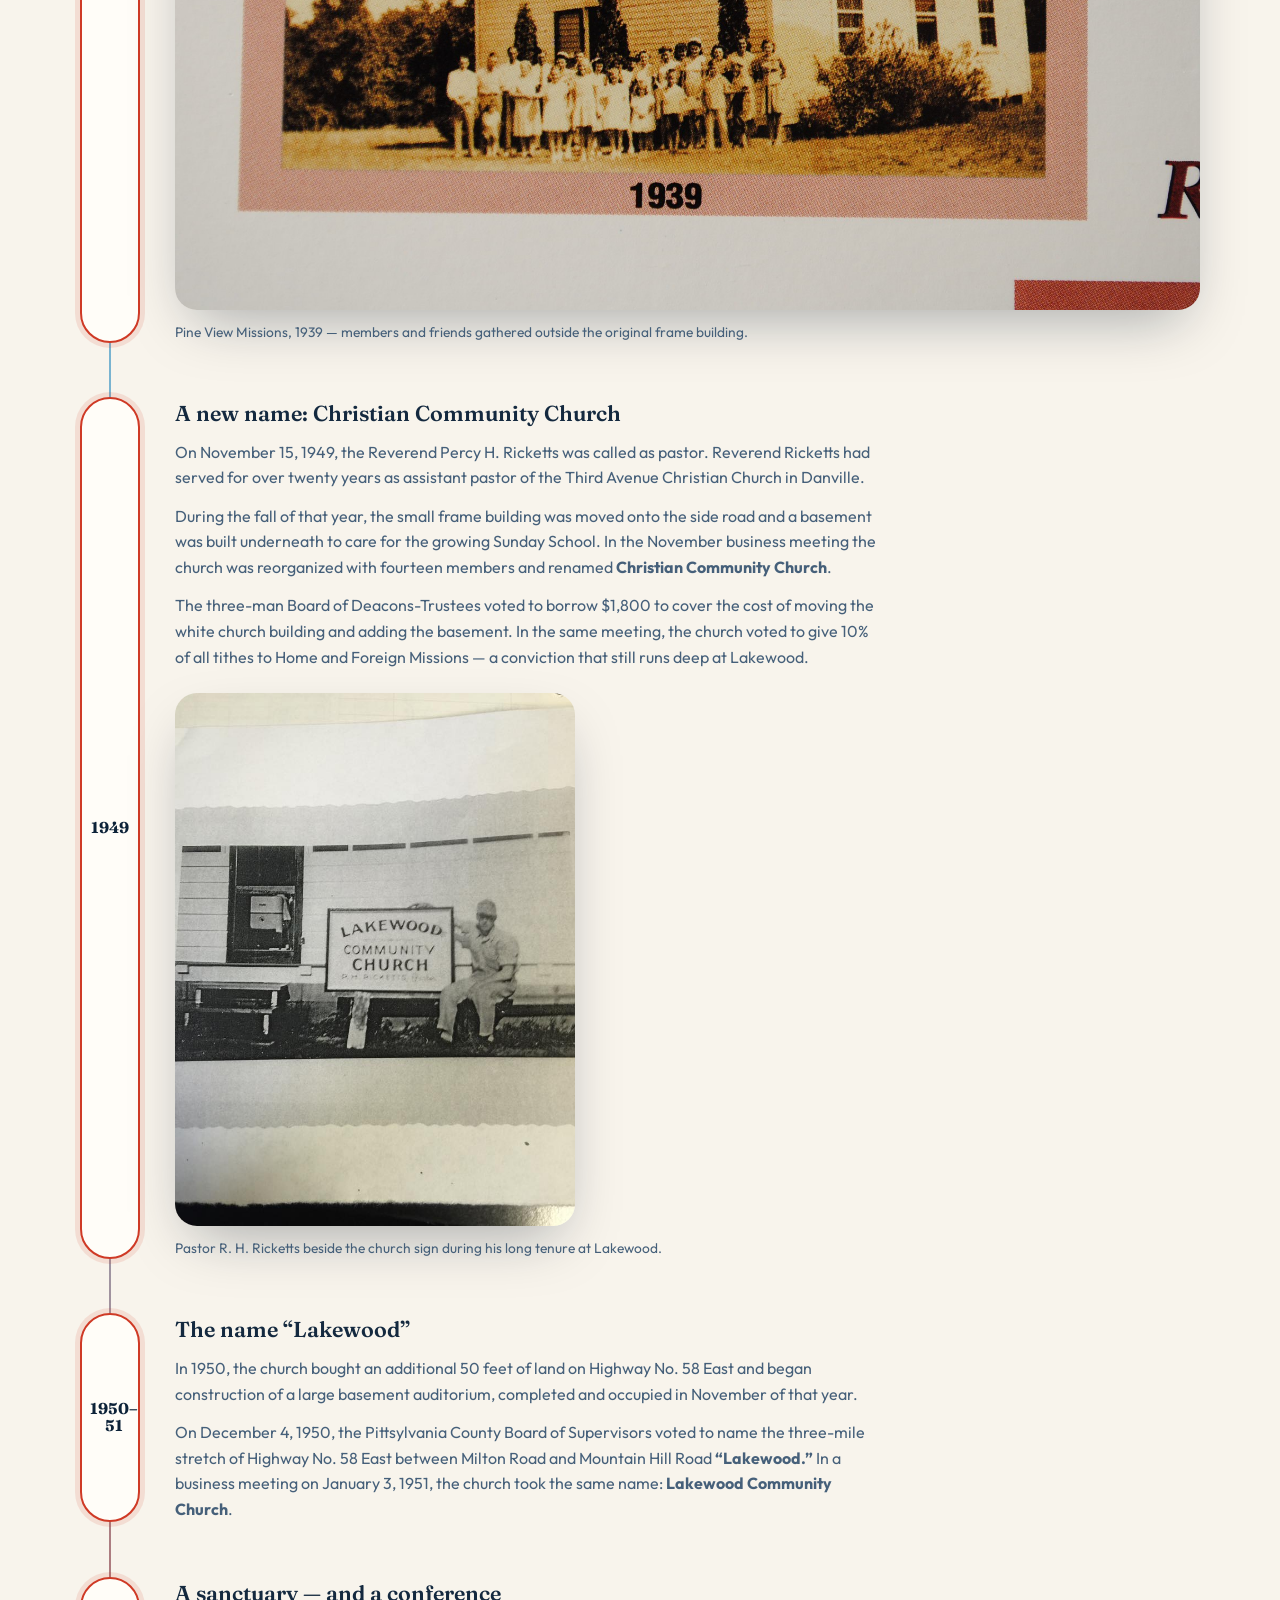
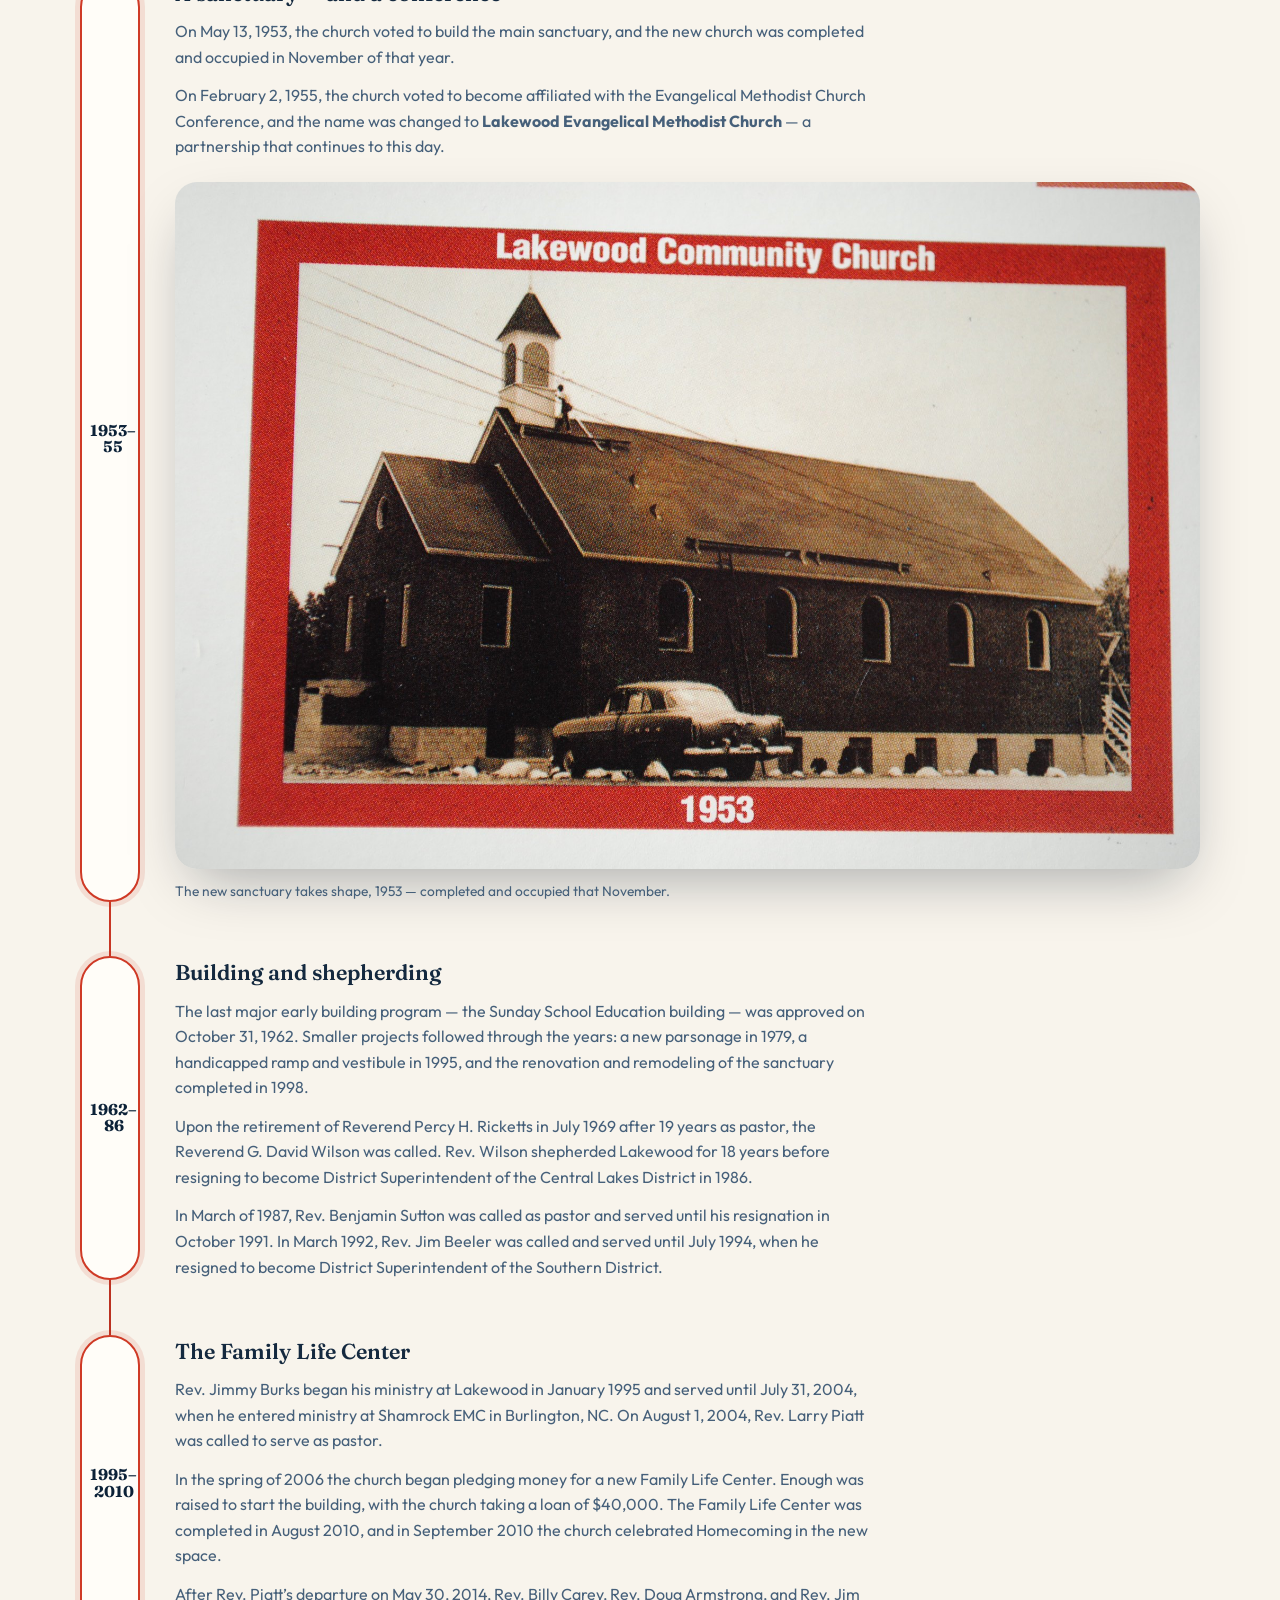
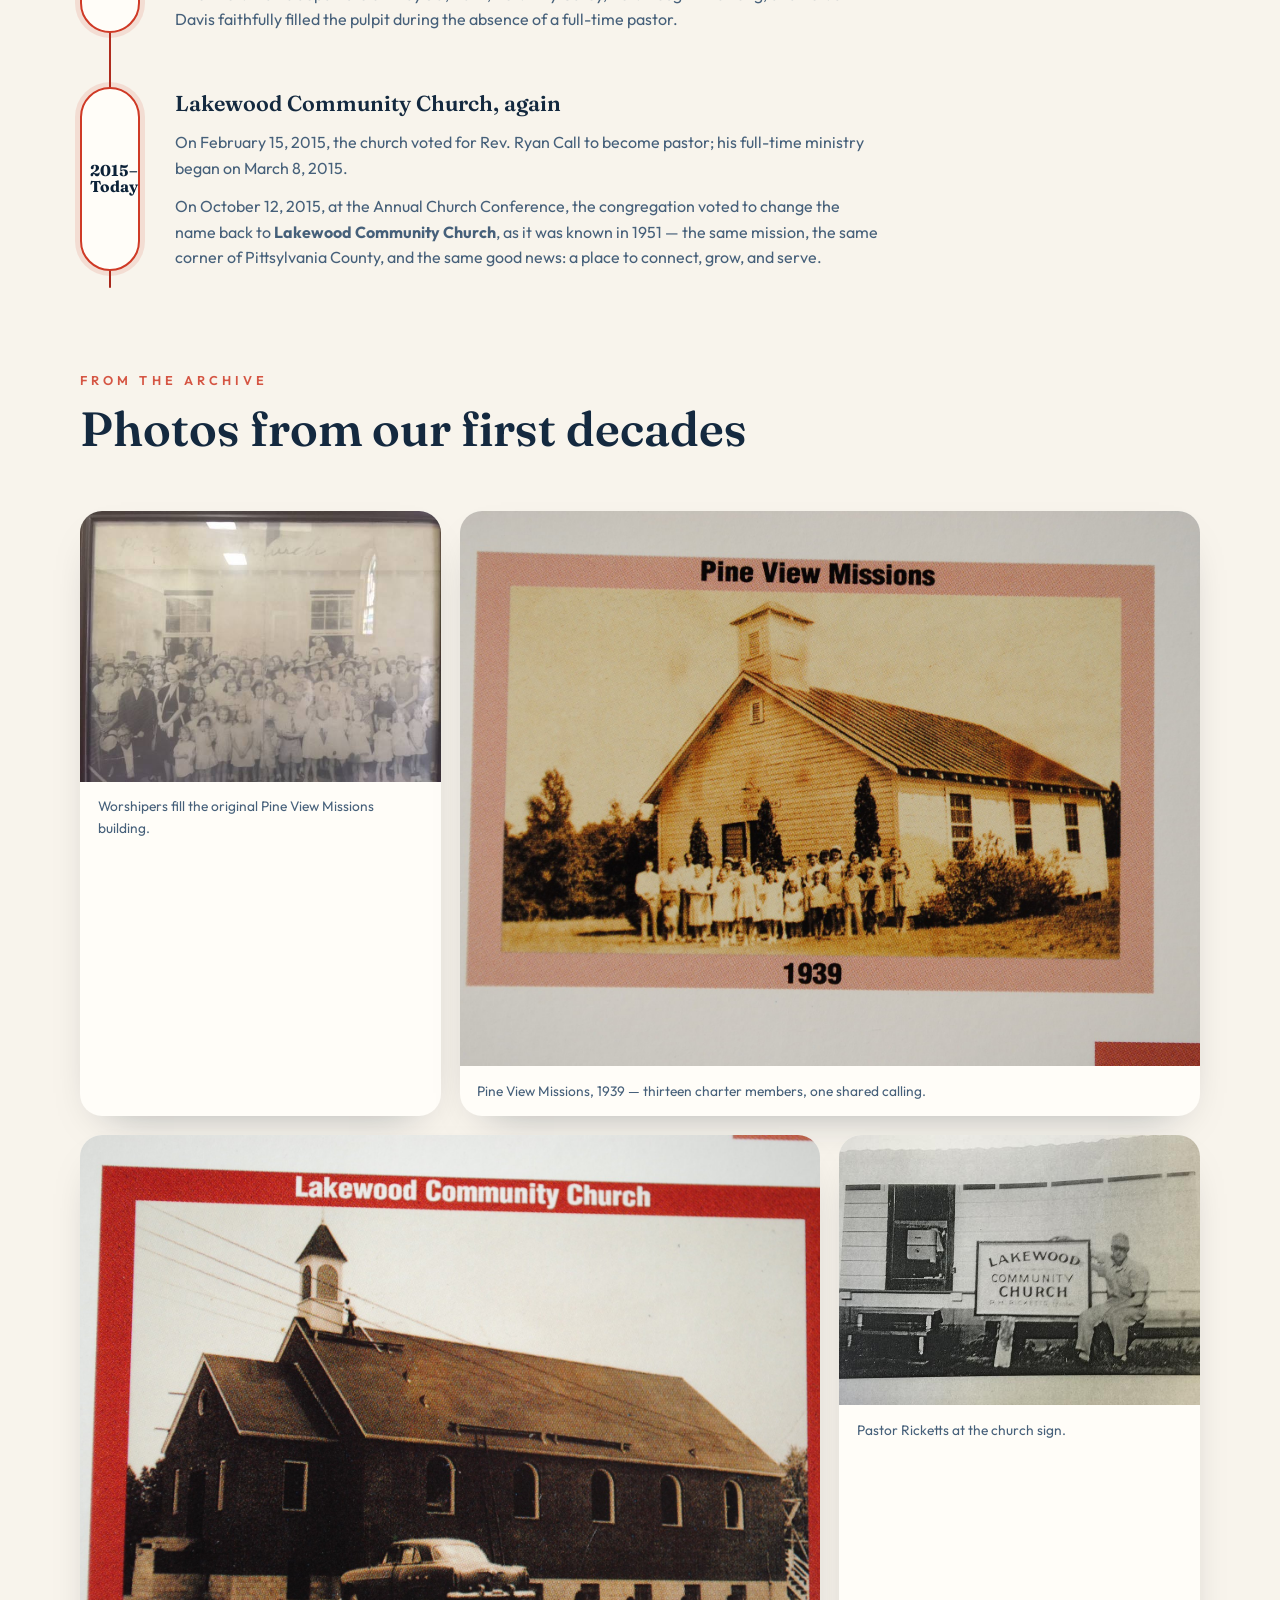
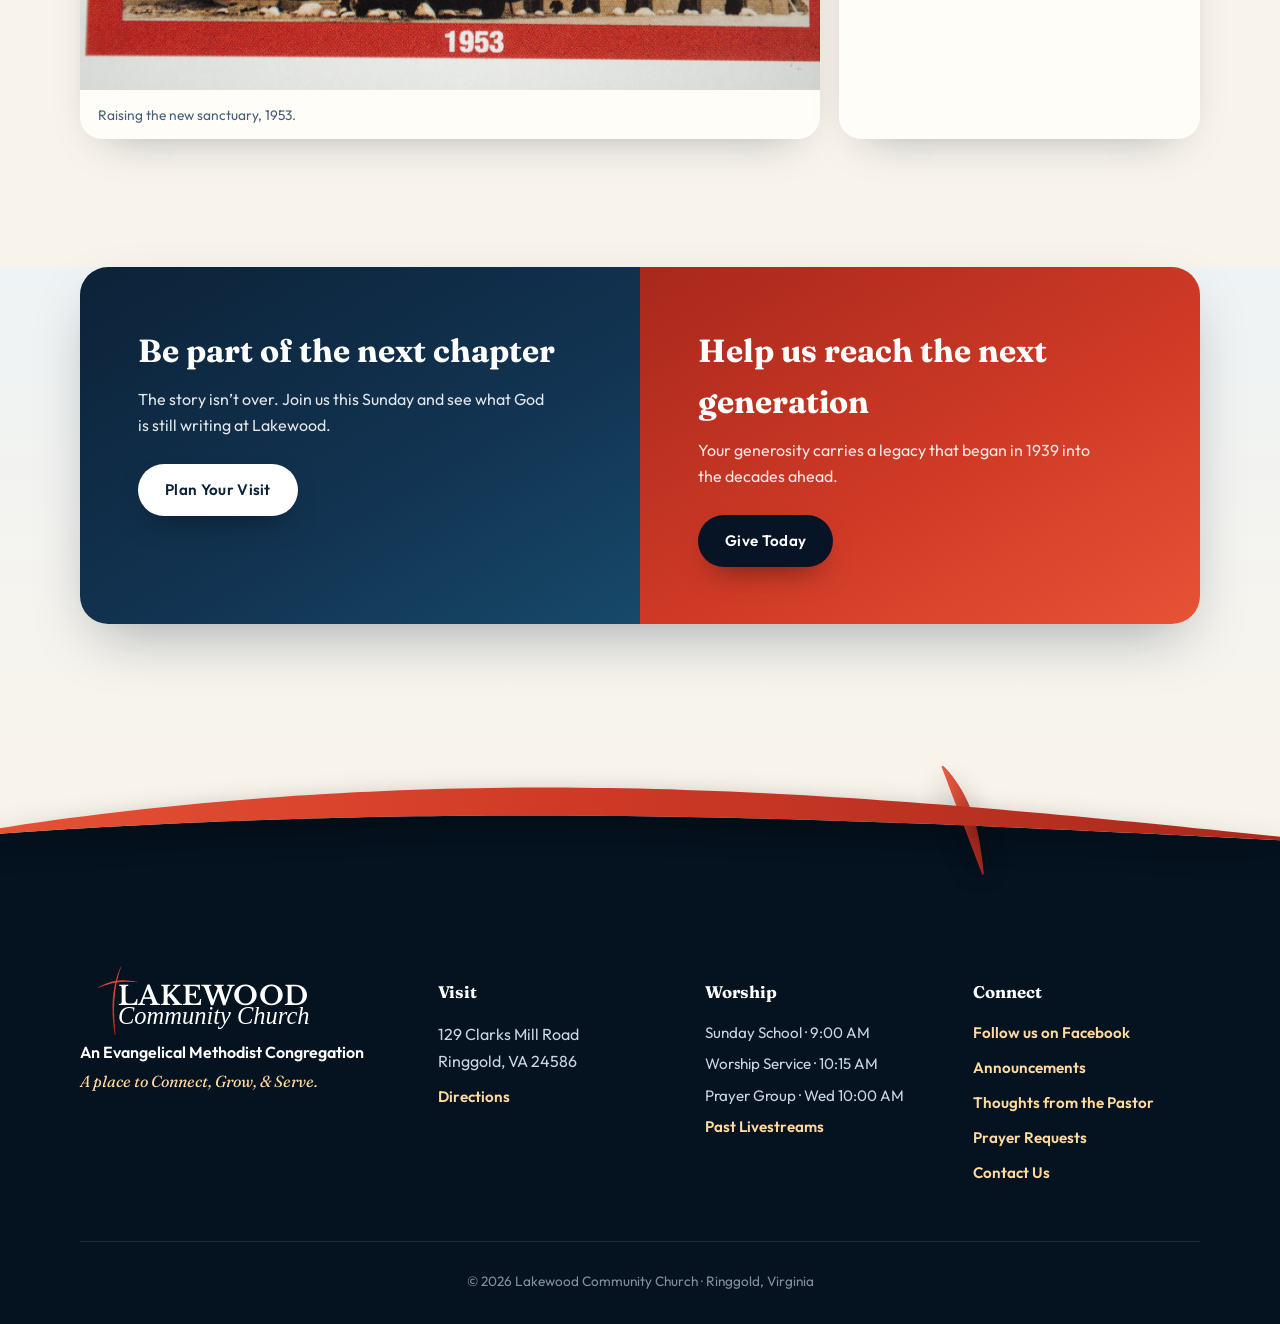
<file: history.html>
<!DOCTYPE html>
<html lang="en">
<head>
<meta charset="UTF-8">
<meta name="viewport" content="width=device-width, initial-scale=1">
<title>Our History — Lakewood Community Church | Ringgold, VA</title>
<meta name="description" content="From Pine View Missions in 1939 to Lakewood Community Church today — nearly a century of ministry on Clarks Mill Road in Ringgold, Virginia.">
<link rel="icon" type="image/svg+xml" href="assets/favicon.svg">
  <link rel="icon" type="image/png" href="assets/lakewood-logo.png">
<link rel="preconnect" href="https://fonts.googleapis.com">
<link rel="preconnect" href="https://fonts.gstatic.com" crossorigin>
<link href="https://fonts.googleapis.com/css2?family=Fraunces:ital,opsz,wght@0,9..144,400;0,9..144,600;0,9..144,700;1,9..144,500;1,9..144,600&family=Outfit:wght@300;400;500;600;700&family=Libre+Baskerville:wght@700&family=Tinos:ital@1&display=swap" rel="stylesheet">
<link rel="stylesheet" href="css/style.css">
</head>
<body>

<header class="nav" id="nav">
  <a class="nav-brand" href="index.html" aria-label="Lakewood Community Church — home">
    <span class="logo-lockup" aria-hidden="true"><img class="cross" src="assets/logo-cross.svg" alt=""><span class="l1">LAKEWOOD</span><span class="l2">Community Church</span></span>
  </a>
  <nav class="nav-links" id="navLinks" aria-label="Primary">
    <a href="beliefs.html">Beliefs</a>
    <a href="history.html">Our Story</a>
    <a href="services.html">Services</a>
    <a href="announcements.html">Announcements</a>
    <a href="thoughts.html">Thoughts</a>
    <a href="prayer.html">Prayer</a>
    <a href="contact.html">Contact</a>
    <a class="btn btn-donate" href="donate.html">Give</a>
  </nav>
  <button class="nav-toggle" id="navToggle" aria-expanded="false" aria-controls="navLinks" aria-label="Open menu">
    <span></span><span></span><span></span>
  </button>
</header>

<section class="page-hero">
  <img class="hero-bg" src="assets/history/congregation-early.jpg" alt="" aria-hidden="true">
  <div class="wrap">
    <p class="eyebrow">Since 1939</p>
    <h1>Our History</h1>
    <p class="hero-sub">From a handful of neighbors meeting in a home to a congregation that has worshiped on Clarks Mill Road for generations — this is the story of Lakewood.</p>
  </div>
  <svg class="wave-bottom" viewBox="0 0 1440 90" preserveAspectRatio="none" aria-hidden="true"><path fill="currentColor" d="M0,44 C240,84 480,6 720,38 C960,70 1200,16 1440,50 L1440,90 L0,90 Z"/></svg>
</section>

<main>
  <section class="section">
    <div class="wrap">
      <div class="prose reveal">
        <p class="lead">In the year 1939, a small group of Christians living in the Lakewood Community became aware of the great need for a place of worship. For a short period of time, services were held in a home. Realizing the interest in building a church, the group appointed a building committee and began raising funds for a building program.</p>
        <p>What follows is the story of the people, pastors, and buildings God has used to shape Lakewood Community Church — told here as it has been told for decades in our church records.</p>
      </div>

      <div class="milestones">
        <article class="milestone reveal">
          <div class="milestone-year">1939</div>
          <div>
            <h3>Pine View Missions</h3>
            <p>On Sunday, May 28, 1939, the new church building — a 28&nbsp;&times;&nbsp;36 foot frame — was dedicated with ten visiting clergymen from Danville in attendance. The church was named <strong>Pine View Missions</strong> and was inter-denominational. It had only thirteen charter members, but the people of the community gave hearty support to the work.</p>
            <p>Reverend Allen B. Stanger was called as the first pastor, with preaching services each third Sunday at 3:00&nbsp;PM while he served full-time at West End Christian Church in Danville. He served about a year. Reverend John Kuykendall was called next, and following his term, Reverend Earl Green served until May&nbsp;10, 1949.</p>
            <figure>
              <img src="assets/history/congregation-early.jpg" alt="The original Pine View Missions frame building in 1939, with members gathered out front" loading="lazy">
              <figcaption>Pine View Missions, 1939 — members and friends gathered outside the original frame building.</figcaption>
            </figure>
          </div>
        </article>

        <article class="milestone reveal">
          <div class="milestone-year">1949</div>
          <div>
            <h3>A new name: Christian Community Church</h3>
            <p>On November 15, 1949, the Reverend Percy H. Ricketts was called as pastor. Reverend Ricketts had served for over twenty years as assistant pastor of the Third Avenue Christian Church in Danville.</p>
            <p>During the fall of that year, the small frame building was moved onto the side road and a basement was built underneath to care for the growing Sunday School. In the November business meeting the church was reorganized with fourteen members and renamed <strong>Christian Community Church</strong>.</p>
            <p>The three-man Board of Deacons-Trustees voted to borrow $1,800 to cover the cost of moving the white church building and adding the basement. In the same meeting, the church voted to give 10% of all tithes to Home and Foreign Missions — a conviction that still runs deep at Lakewood.</p>
            <figure class="portrait">
              <img src="assets/history/church-archive.jpg" alt="Pastor R. H. Ricketts seated beside the Lakewood Community Church sign" loading="lazy">
              <figcaption>Pastor R. H. Ricketts beside the church sign during his long tenure at Lakewood.</figcaption>
            </figure>
          </div>
        </article>

        <article class="milestone reveal">
          <div class="milestone-year">1950&ndash;51</div>
          <div>
            <h3>The name &ldquo;Lakewood&rdquo;</h3>
            <p>In 1950, the church bought an additional 50 feet of land on Highway No. 58 East and began construction of a large basement auditorium, completed and occupied in November of that year.</p>
            <p>On December 4, 1950, the Pittsylvania County Board of Supervisors voted to name the three-mile stretch of Highway No. 58 East between Milton Road and Mountain Hill Road <strong>&ldquo;Lakewood.&rdquo;</strong> In a business meeting on January 3, 1951, the church took the same name: <strong>Lakewood Community Church</strong>.</p>
          </div>
        </article>

        <article class="milestone reveal">
          <div class="milestone-year">1953&ndash;55</div>
          <div>
            <h3>A sanctuary — and a conference</h3>
            <p>On May 13, 1953, the church voted to build the main sanctuary, and the new church was completed and occupied in November of that year.</p>
            <p>On February 2, 1955, the church voted to become affiliated with the Evangelical Methodist Church Conference, and the name was changed to <strong>Lakewood Evangelical Methodist Church</strong> — a partnership that continues to this day.</p>
            <figure>
              <img src="assets/history/sanctuary-early.jpg" alt="The new Lakewood sanctuary under construction in 1953, with a worker on the roof by the steeple" loading="lazy">
              <figcaption>The new sanctuary takes shape, 1953 — completed and occupied that November.</figcaption>
            </figure>
          </div>
        </article>

        <article class="milestone reveal">
          <div class="milestone-year">1962&ndash;86</div>
          <div>
            <h3>Building and shepherding</h3>
            <p>The last major early building program — the Sunday School Education building — was approved on October 31, 1962. Smaller projects followed through the years: a new parsonage in 1979, a handicapped ramp and vestibule in 1995, and the renovation and remodeling of the sanctuary completed in 1998.</p>
            <p>Upon the retirement of Reverend Percy H. Ricketts in July 1969 after 19 years as pastor, the Reverend G. David Wilson was called. Rev. Wilson shepherded Lakewood for 18 years before resigning to become District Superintendent of the Central Lakes District in 1986.</p>
            <p>In March of 1987, Rev. Benjamin Sutton was called as pastor and served until his resignation in October 1991. In March 1992, Rev. Jim Beeler was called and served until July 1994, when he resigned to become District Superintendent of the Southern District.</p>
          </div>
        </article>

        <article class="milestone reveal">
          <div class="milestone-year">1995&ndash;2010</div>
          <div>
            <h3>The Family Life Center</h3>
            <p>Rev. Jimmy Burks began his ministry at Lakewood in January 1995 and served until July 31, 2004, when he entered ministry at Shamrock EMC in Burlington, NC. On August 1, 2004, Rev. Larry Piatt was called to serve as pastor.</p>
            <p>In the spring of 2006 the church began pledging money for a new Family Life Center. Enough was raised to start the building, with the church taking a loan of $40,000. The Family Life Center was completed in August 2010, and in September 2010 the church celebrated Homecoming in the new space.</p>
            <p>After Rev. Piatt&rsquo;s departure on May 30, 2014, Rev. Billy Carey, Rev. Doug Armstrong, and Rev. Jim Davis faithfully filled the pulpit during the absence of a full-time pastor.</p>
          </div>
        </article>

        <article class="milestone reveal">
          <div class="milestone-year">2015&ndash;Today</div>
          <div>
            <h3>Lakewood Community Church, again</h3>
            <p>On February 15, 2015, the church voted for Rev. Ryan Call to become pastor; his full-time ministry began on March 8, 2015.</p>
            <p>On October 12, 2015, at the Annual Church Conference, the congregation voted to change the name back to <strong>Lakewood Community Church</strong>, as it was known in 1951 — the same mission, the same corner of Pittsylvania County, and the same good news: a place to connect, grow, and serve.</p>
          </div>
        </article>
      </div>

      <div class="section-head reveal" style="margin-top: 4.5rem;">
        <p class="eyebrow accent">From the Archive</p>
        <h2>Photos from our first decades</h2>
      </div>
      <div class="gallery">
        <figure class="reveal">
          <img src="assets/history/dedication-day.jpg" alt="A packed congregation inside the original Pine View Missions building" loading="lazy">
          <figcaption>Worshipers fill the original Pine View Missions building.</figcaption>
        </figure>
        <figure class="reveal delay-1">
          <img src="assets/history/congregation-early.jpg" alt="Pine View Missions in 1939 with members gathered outside" loading="lazy">
          <figcaption>Pine View Missions, 1939 — thirteen charter members, one shared calling.</figcaption>
        </figure>
        <figure class="reveal">
          <img src="assets/history/sanctuary-early.jpg" alt="The 1953 sanctuary under construction" loading="lazy">
          <figcaption>Raising the new sanctuary, 1953.</figcaption>
        </figure>
        <figure class="reveal delay-1">
          <img src="assets/history/church-archive.jpg" alt="Pastor Ricketts beside the Lakewood Community Church sign" loading="lazy">
          <figcaption>Pastor Ricketts at the church sign.</figcaption>
        </figure>
      </div>
    </div>
  </section>

  <section class="section pray" style="padding-top: 0;">
    <div class="wrap">
      <div class="cta-band reveal">
        <div class="cta-cell">
          <h3>Be part of the next chapter</h3>
          <p>The story isn&rsquo;t over. Join us this Sunday and see what God is still writing at Lakewood.</p>
          <a class="btn btn-light" href="services.html">Plan Your Visit</a>
        </div>
        <div class="cta-cell gold">
          <h3>Help us reach the next generation</h3>
          <p>Your generosity carries a legacy that began in 1939 into the decades ahead.</p>
          <a class="btn btn-dark" href="donate.html">Give Today</a>
        </div>
      </div>
    </div>
  </section>
</main>

<footer class="footer">
  <div class="wrap footer-grid">
    <div class="f-brand">
      <span class="logo-lockup" aria-hidden="true"><img class="cross" src="assets/logo-cross.svg" alt=""><span class="l1">LAKEWOOD</span><span class="l2">Community Church</span></span>
      <p class="f-tag">An Evangelical Methodist Congregation</p>
      <p class="f-motto">A place to Connect, Grow, &amp; Serve.</p>
    </div>
    <div class="f-col">
      <h4>Visit</h4>
      <address>
        129 Clarks Mill Road<br>
        Ringgold, VA 24586
      </address>
      <a class="text-link light" href="https://www.google.com/maps/search/?api=1&query=129+Clarks+Mill+Road+Ringgold+VA+24586" target="_blank" rel="noopener">Directions</a>
    </div>
    <div class="f-col">
      <h4>Worship</h4>
      <p>Sunday School &middot; 9:00 AM</p>
      <p>Worship Service &middot; 10:15 AM</p>
      <p>Prayer Group &middot; Wed 10:00 AM</p>
      <a class="text-link light" href="https://www.facebook.com/LakewoodCC1/live_videos" target="_blank" rel="noopener">Past Livestreams</a>
    </div>
    <div class="f-col">
      <h4>Connect</h4>
      <a class="text-link light" href="https://www.facebook.com/LakewoodCC1" target="_blank" rel="noopener">Follow us on Facebook</a>
      <a class="text-link light" href="announcements.html">Announcements</a>
      <a class="text-link light" href="thoughts.html">Thoughts from the Pastor</a>
      <a class="text-link light" href="prayer.html">Prayer Requests</a>
      <a class="text-link light" href="contact.html">Contact Us</a>
    </div>
  </div>
  <div class="wrap f-bottom">
    <p>&copy; <span id="year">2026</span> Lakewood Community Church &middot; Ringgold, Virginia</p>
  </div>
</footer>

<script src="js/main.js"></script>
</body>
</html>
</file>
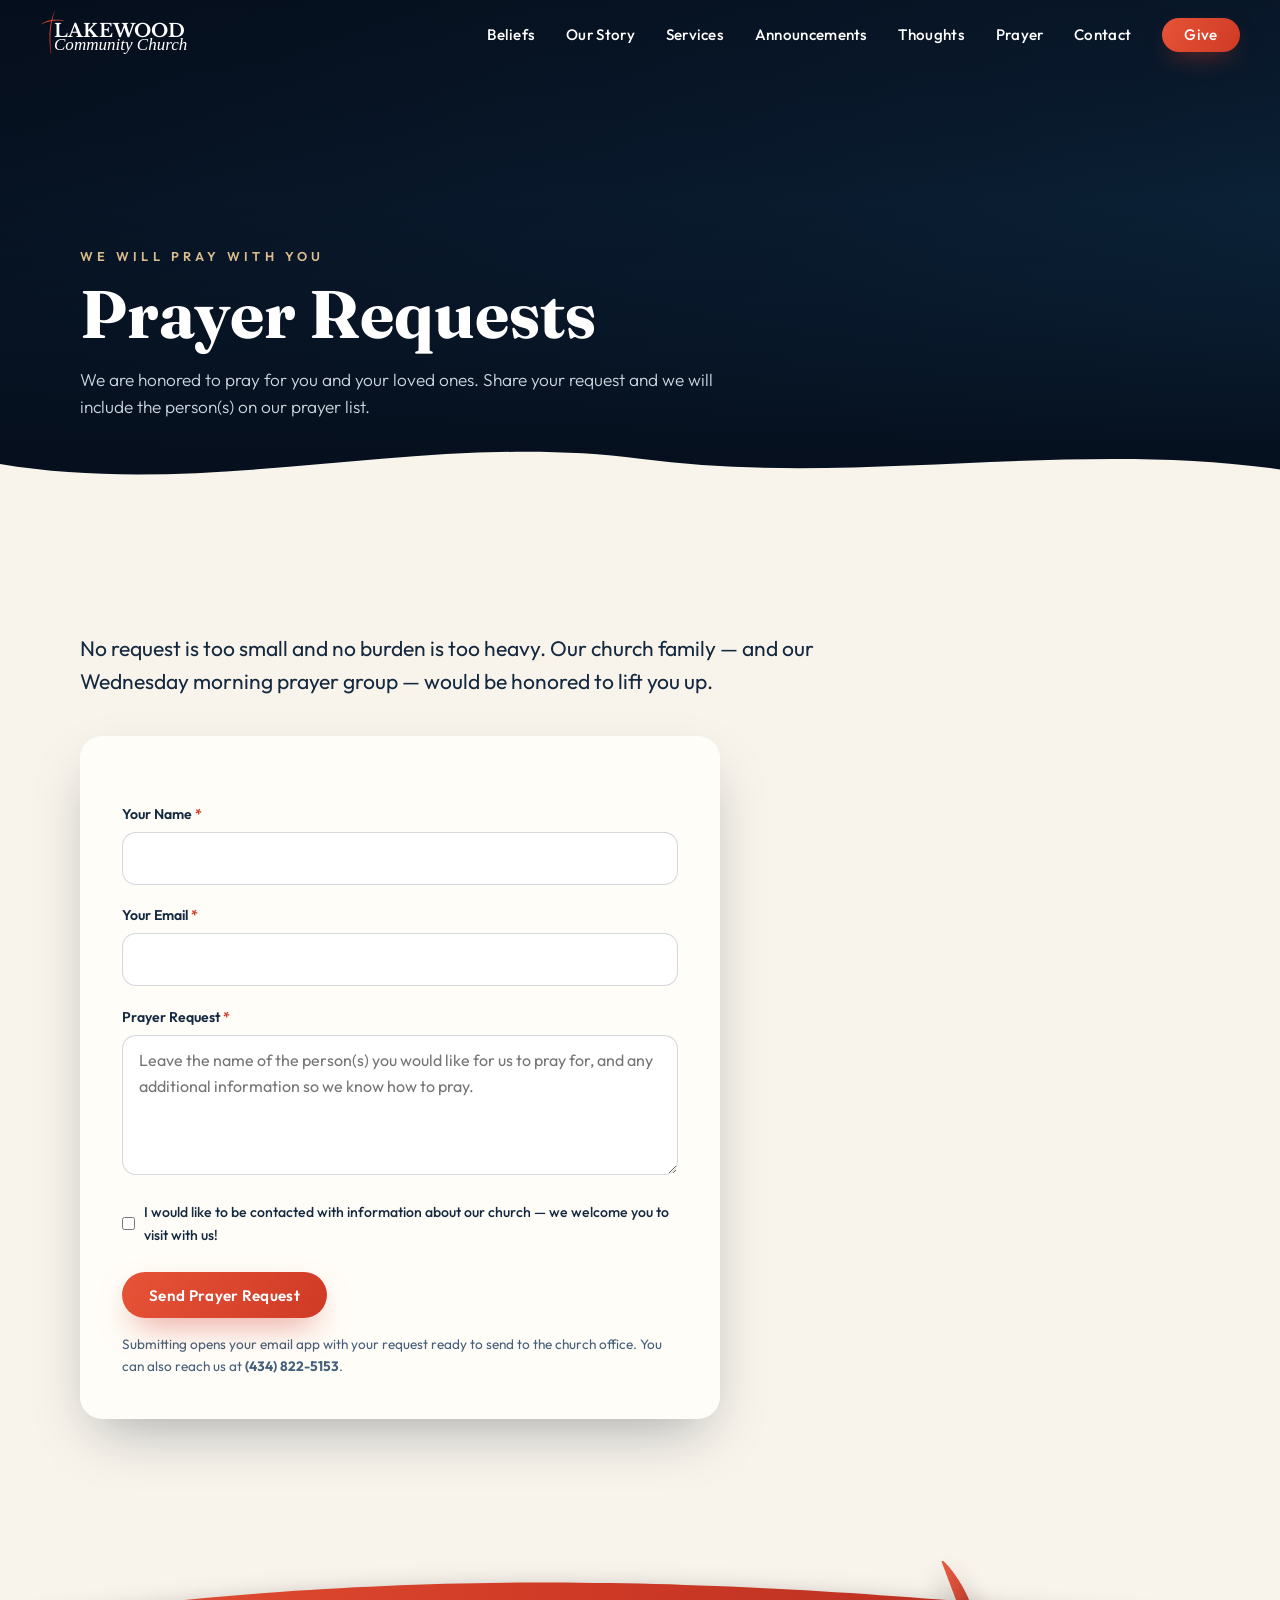
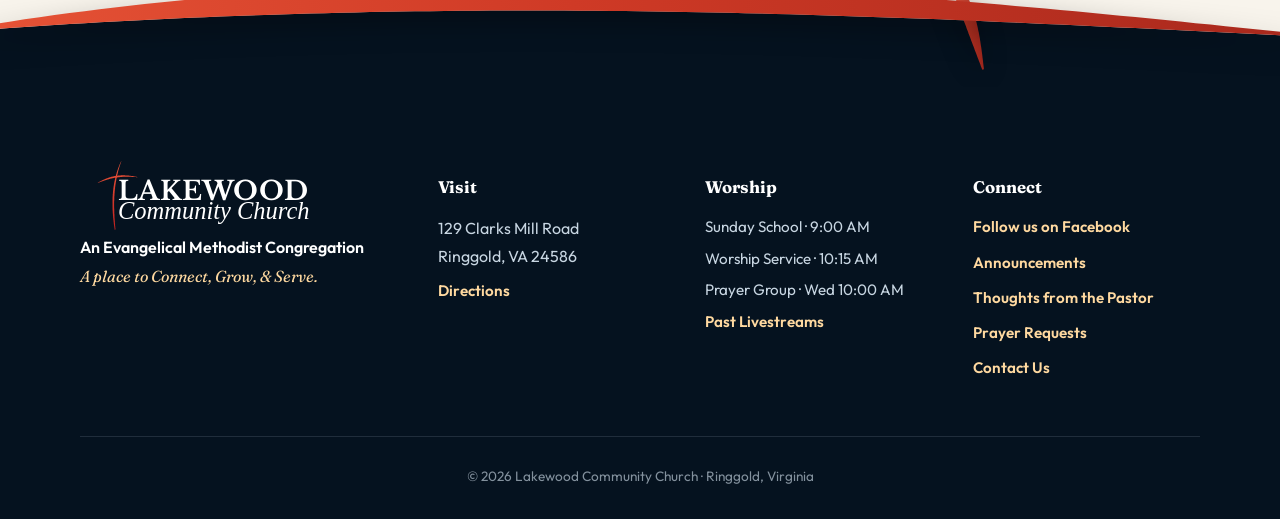
<file: prayer.html>
<!DOCTYPE html>
<html lang="en">
<head>
<meta charset="UTF-8">
<meta name="viewport" content="width=device-width, initial-scale=1">
<title>Prayer Requests — Lakewood Community Church | Ringgold, VA</title>
<meta name="description" content="We are honored to pray for you and your loved ones. Send your prayer request to Lakewood Community Church in Ringgold, VA.">
<link rel="icon" type="image/svg+xml" href="assets/favicon.svg">
  <link rel="icon" type="image/png" href="assets/lakewood-logo.png">
<link rel="preconnect" href="https://fonts.googleapis.com">
<link rel="preconnect" href="https://fonts.gstatic.com" crossorigin>
<link href="https://fonts.googleapis.com/css2?family=Fraunces:ital,opsz,wght@0,9..144,400;0,9..144,600;0,9..144,700;1,9..144,500;1,9..144,600&family=Outfit:wght@300;400;500;600;700&family=Libre+Baskerville:wght@700&family=Tinos:ital@1&display=swap" rel="stylesheet">
<link rel="stylesheet" href="css/style.css">
</head>
<body>

<header class="nav" id="nav">
  <a class="nav-brand" href="index.html" aria-label="Lakewood Community Church — home">
    <span class="logo-lockup" aria-hidden="true"><img class="cross" src="assets/logo-cross.svg" alt=""><span class="l1">LAKEWOOD</span><span class="l2">Community Church</span></span>
  </a>
  <nav class="nav-links" id="navLinks" aria-label="Primary">
    <a href="beliefs.html">Beliefs</a>
    <a href="history.html">Our Story</a>
    <a href="services.html">Services</a>
    <a href="announcements.html">Announcements</a>
    <a href="thoughts.html">Thoughts</a>
    <a href="prayer.html">Prayer</a>
    <a href="contact.html">Contact</a>
    <a class="btn btn-donate" href="donate.html">Give</a>
  </nav>
  <button class="nav-toggle" id="navToggle" aria-expanded="false" aria-controls="navLinks" aria-label="Open menu">
    <span></span><span></span><span></span>
  </button>
</header>

<section class="page-hero">
  <div class="wrap">
    <p class="eyebrow">We Will Pray With You</p>
    <h1>Prayer Requests</h1>
    <p class="hero-sub">We are honored to pray for you and your loved ones. Share your request and we will include the person(s) on our prayer list.</p>
  </div>
  <svg class="wave-bottom" viewBox="0 0 1440 90" preserveAspectRatio="none" aria-hidden="true"><path fill="currentColor" d="M0,44 C240,84 480,6 720,38 C960,70 1200,16 1440,50 L1440,90 L0,90 Z"/></svg>
</section>

<main>
  <section class="section">
    <div class="wrap">
      <div class="prose reveal">
        <p class="lead">No request is too small and no burden is too heavy. Our church family — and our Wednesday morning prayer group — would be honored to lift you up.</p>
      </div>

      <form class="form-card reveal" data-mailto="lakewoodcommunitychurch@gmail.com" data-subject="Prayer Request from the Lakewood website">
        <div class="form-grid">
          <div class="field">
            <label for="pr-name">Your Name <em>*</em></label>
            <input id="pr-name" name="Name" type="text" required autocomplete="name">
          </div>
          <div class="field">
            <label for="pr-email">Your Email <em>*</em></label>
            <input id="pr-email" name="Email" type="email" required autocomplete="email">
          </div>
          <div class="field">
            <label for="pr-request">Prayer Request <em>*</em></label>
            <textarea id="pr-request" name="Prayer Request" required placeholder="Leave the name of the person(s) you would like for us to pray for, and any additional information so we know how to pray."></textarea>
          </div>
          <div class="field">
            <label style="display: flex; align-items: center; gap: 0.6rem; font-weight: 500;">
              <input type="checkbox" name="Would like to be contacted" value="Yes — please contact me with information about the church" style="width: auto;">
              I would like to be contacted with information about our church — we welcome you to visit with us!
            </label>
          </div>
          <div>
            <button class="btn btn-primary" type="submit">Send Prayer Request</button>
          </div>
        </div>
        <p class="form-note">Submitting opens your email app with your request ready to send to the church office. You can also reach us at <strong>(434) 822-5153</strong>.</p>
      </form>
    </div>
  </section>
</main>

<footer class="footer">
  <div class="wrap footer-grid">
    <div class="f-brand">
      <span class="logo-lockup" aria-hidden="true"><img class="cross" src="assets/logo-cross.svg" alt=""><span class="l1">LAKEWOOD</span><span class="l2">Community Church</span></span>
      <p class="f-tag">An Evangelical Methodist Congregation</p>
      <p class="f-motto">A place to Connect, Grow, &amp; Serve.</p>
    </div>
    <div class="f-col">
      <h4>Visit</h4>
      <address>
        129 Clarks Mill Road<br>
        Ringgold, VA 24586
      </address>
      <a class="text-link light" href="https://www.google.com/maps/search/?api=1&query=129+Clarks+Mill+Road+Ringgold+VA+24586" target="_blank" rel="noopener">Directions</a>
    </div>
    <div class="f-col">
      <h4>Worship</h4>
      <p>Sunday School &middot; 9:00 AM</p>
      <p>Worship Service &middot; 10:15 AM</p>
      <p>Prayer Group &middot; Wed 10:00 AM</p>
      <a class="text-link light" href="https://www.facebook.com/LakewoodCC1/live_videos" target="_blank" rel="noopener">Past Livestreams</a>
    </div>
    <div class="f-col">
      <h4>Connect</h4>
      <a class="text-link light" href="https://www.facebook.com/LakewoodCC1" target="_blank" rel="noopener">Follow us on Facebook</a>
      <a class="text-link light" href="announcements.html">Announcements</a>
      <a class="text-link light" href="thoughts.html">Thoughts from the Pastor</a>
      <a class="text-link light" href="prayer.html">Prayer Requests</a>
      <a class="text-link light" href="contact.html">Contact Us</a>
    </div>
  </div>
  <div class="wrap f-bottom">
    <p>&copy; <span id="year">2026</span> Lakewood Community Church &middot; Ringgold, Virginia</p>
  </div>
</footer>

<script src="js/main.js"></script>
</body>
</html>
</file>
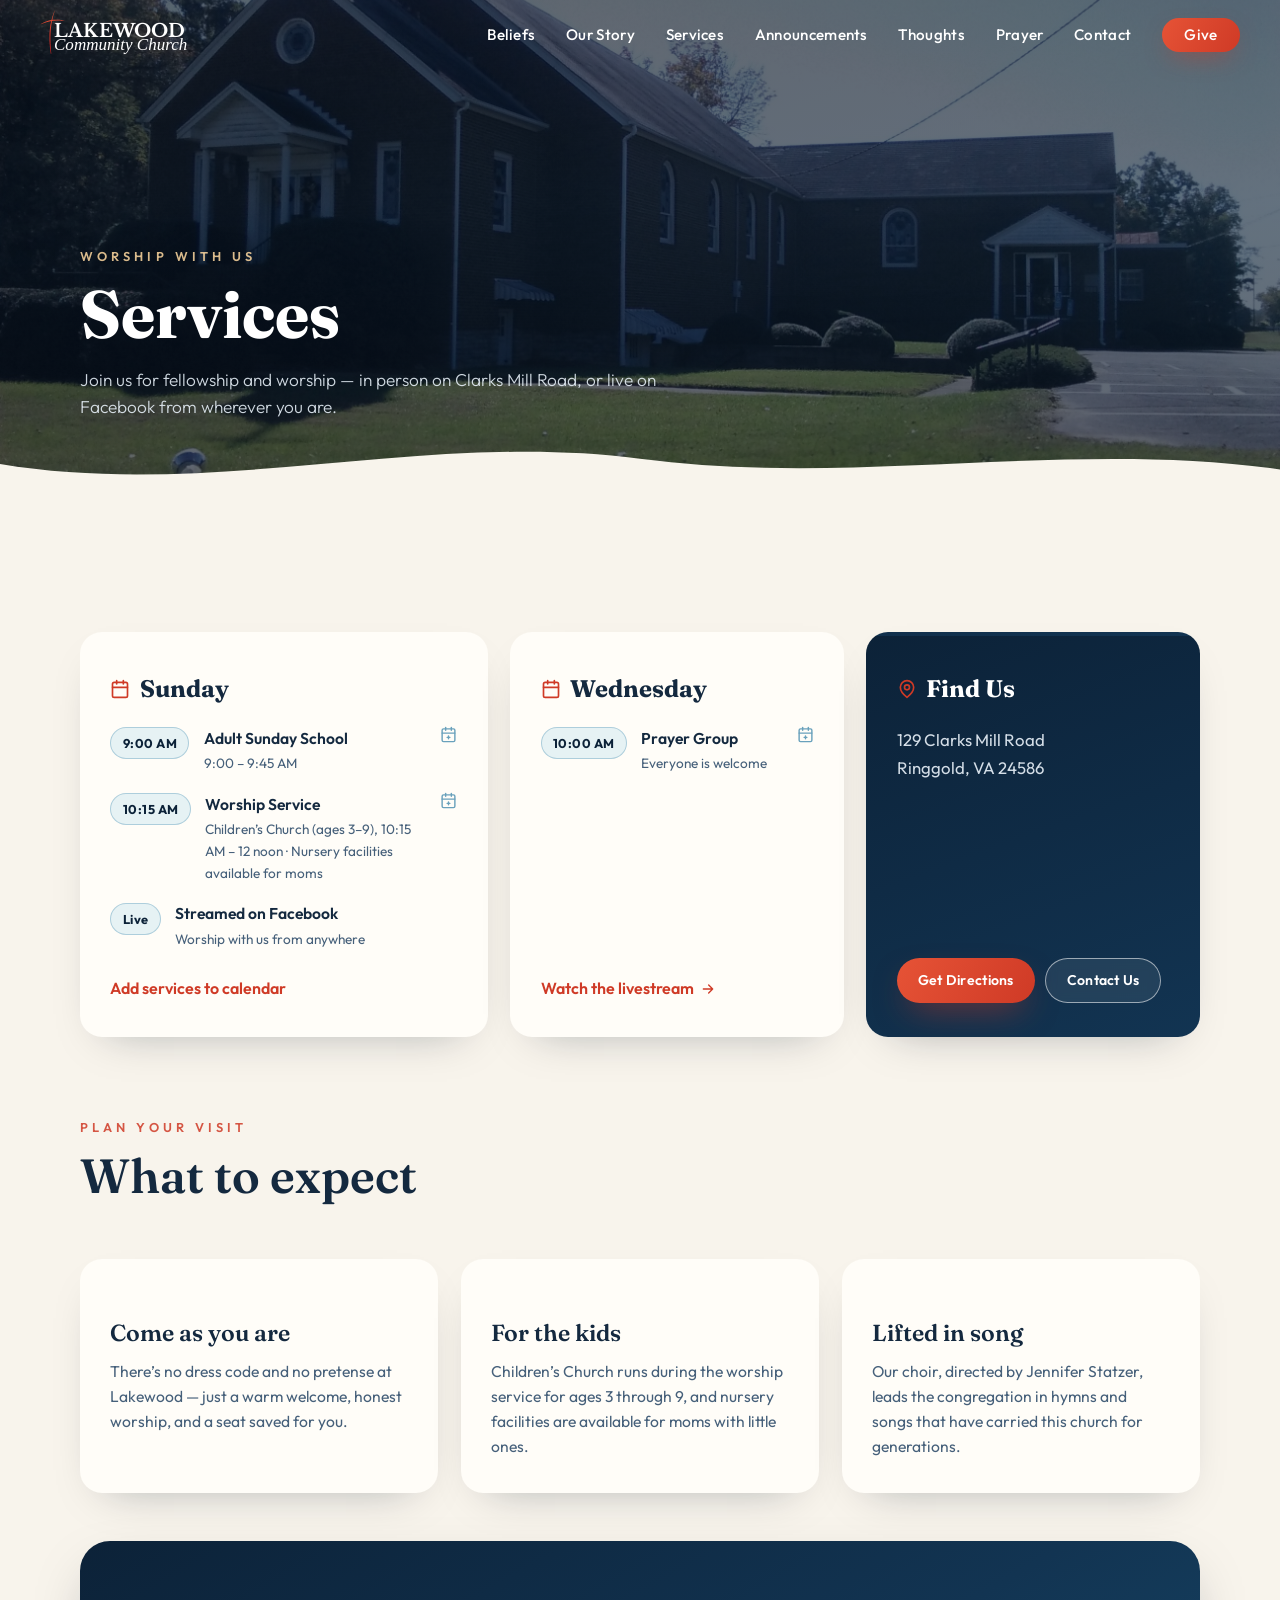
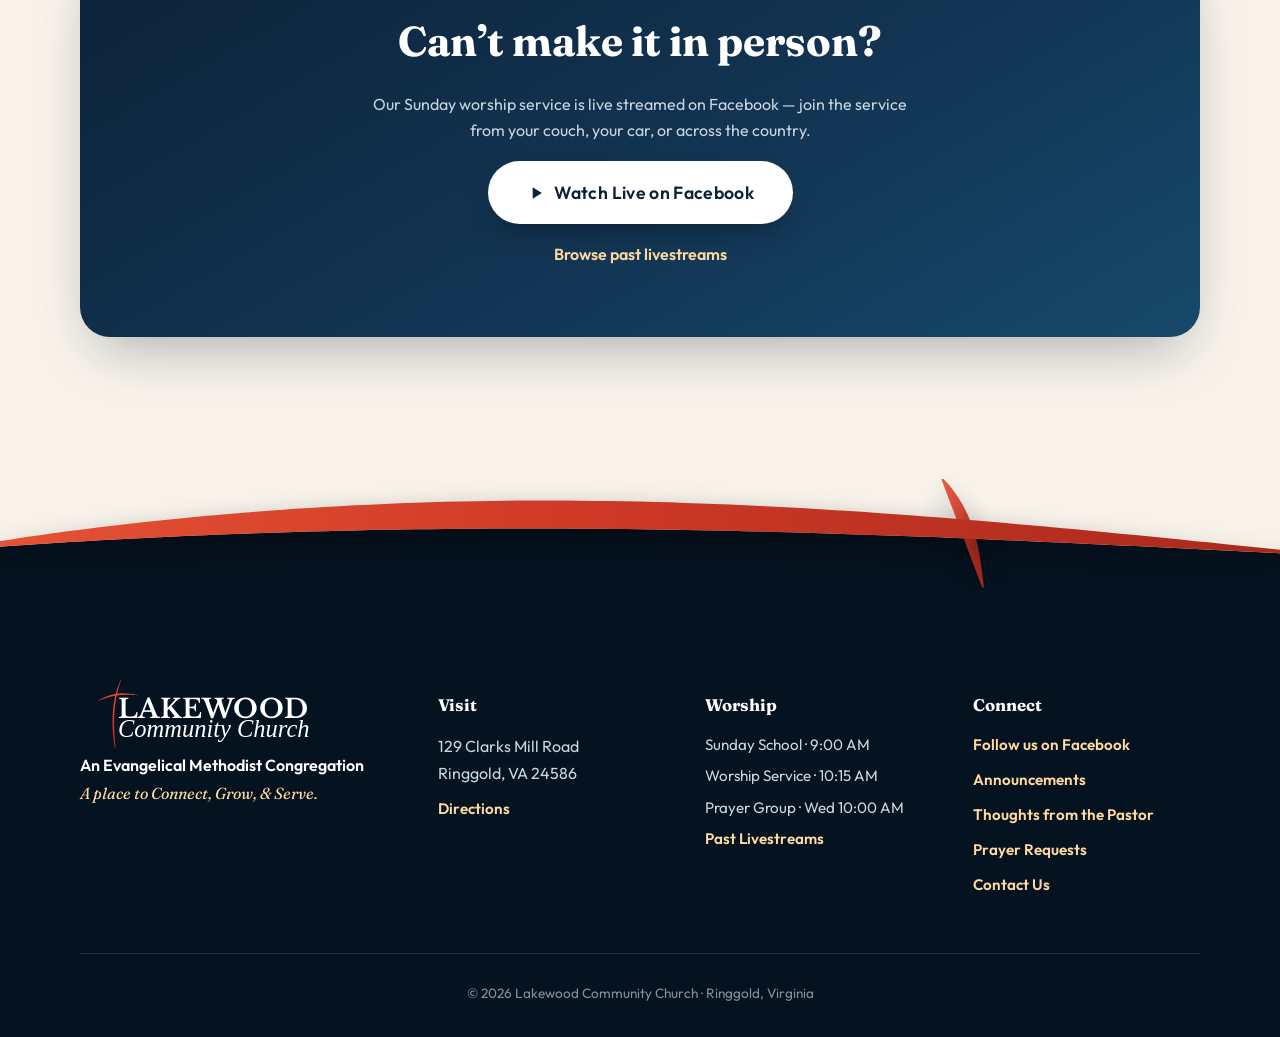
<file: services.html>
<!DOCTYPE html>
<html lang="en">
<head>
<meta charset="UTF-8">
<meta name="viewport" content="width=device-width, initial-scale=1">
<title>Services — Lakewood Community Church | Ringgold, VA</title>
<meta name="description" content="Join us for fellowship and worship: Sunday School at 9:00 AM, Worship Service at 10:15 AM (streamed live on Facebook), and Wednesday Prayer Group at 10:00 AM.">
<link rel="icon" type="image/svg+xml" href="assets/favicon.svg">
  <link rel="icon" type="image/png" href="assets/lakewood-logo.png">
<link rel="preconnect" href="https://fonts.googleapis.com">
<link rel="preconnect" href="https://fonts.gstatic.com" crossorigin>
<link href="https://fonts.googleapis.com/css2?family=Fraunces:ital,opsz,wght@0,9..144,400;0,9..144,600;0,9..144,700;1,9..144,500;1,9..144,600&family=Outfit:wght@300;400;500;600;700&family=Libre+Baskerville:wght@700&family=Tinos:ital@1&display=swap" rel="stylesheet">
<link rel="stylesheet" href="css/style.css">
</head>
<body>

<header class="nav" id="nav">
  <a class="nav-brand" href="index.html" aria-label="Lakewood Community Church — home">
    <span class="logo-lockup" aria-hidden="true"><img class="cross" src="assets/logo-cross.svg" alt=""><span class="l1">LAKEWOOD</span><span class="l2">Community Church</span></span>
  </a>
  <nav class="nav-links" id="navLinks" aria-label="Primary">
    <a href="beliefs.html">Beliefs</a>
    <a href="history.html">Our Story</a>
    <a href="services.html">Services</a>
    <a href="announcements.html">Announcements</a>
    <a href="thoughts.html">Thoughts</a>
    <a href="prayer.html">Prayer</a>
    <a href="contact.html">Contact</a>
    <a class="btn btn-donate" href="donate.html">Give</a>
  </nav>
  <button class="nav-toggle" id="navToggle" aria-expanded="false" aria-controls="navLinks" aria-label="Open menu">
    <span></span><span></span><span></span>
  </button>
</header>

<section class="page-hero">
  <img class="hero-bg" src="assets/fellowship.jpg" alt="" aria-hidden="true">
  <div class="wrap">
    <p class="eyebrow">Worship With Us</p>
    <h1>Services</h1>
    <p class="hero-sub">Join us for fellowship and worship — in person on Clarks Mill Road, or live on Facebook from wherever you are.</p>
  </div>
  <svg class="wave-bottom" viewBox="0 0 1440 90" preserveAspectRatio="none" aria-hidden="true"><path fill="currentColor" d="M0,44 C240,84 480,6 720,38 C960,70 1200,16 1440,50 L1440,90 L0,90 Z"/></svg>
</section>

<main>
  <section class="section">
    <div class="wrap">
      <div class="visit-grid">
        <article class="card visit-card reveal">
          <p class="day"><svg class="day-icon" viewBox="0 0 24 24" width="20" height="20" fill="none" stroke="currentColor" stroke-width="2" stroke-linecap="round" stroke-linejoin="round" aria-hidden="true"><path d="M8 2v4"/><path d="M16 2v4"/><rect x="3" y="4" width="18" height="18" rx="2"/><path d="M3 10h18"/></svg>Sunday</p>
          <ul class="schedule">
            <li><span class="time">9:00 AM</span><span class="what">Adult Sunday School<small>9:00 &ndash; 9:45 AM</small></span><a class="cal-add" href="https://calendar.google.com/calendar/render?action=TEMPLATE&amp;text=Lakewood+Adult+Sunday+School&amp;dates=20260830T090000/20260830T094500&amp;ctz=America/New_York&amp;recur=RRULE%3AFREQ%3DWEEKLY&amp;location=129+Clarks+Mill+Road,+Ringgold,+VA+24586" target="_blank" rel="noopener" aria-label="Add Adult Sunday School to Google Calendar" title="Add to Google Calendar"><svg viewBox="0 0 24 24" width="17" height="17" fill="none" stroke="currentColor" stroke-width="2" stroke-linecap="round" stroke-linejoin="round" aria-hidden="true"><path d="M8 2v4"/><path d="M16 2v4"/><rect x="3" y="4" width="18" height="18" rx="2"/><path d="M3 10h18"/><path d="M12 14v4"/><path d="M10 16h4"/></svg></a></li>
            <li><span class="time">10:15 AM</span><span class="what">Worship Service<small>Children&rsquo;s Church (ages 3&ndash;9), 10:15 AM &ndash; 12 noon &middot; Nursery facilities available for moms</small></span><a class="cal-add" href="https://calendar.google.com/calendar/render?action=TEMPLATE&amp;text=Lakewood+Worship+Service&amp;dates=20260830T101500/20260830T120000&amp;ctz=America/New_York&amp;recur=RRULE%3AFREQ%3DWEEKLY&amp;location=129+Clarks+Mill+Road,+Ringgold,+VA+24586" target="_blank" rel="noopener" aria-label="Add Worship Service to Google Calendar" title="Add to Google Calendar"><svg viewBox="0 0 24 24" width="17" height="17" fill="none" stroke="currentColor" stroke-width="2" stroke-linecap="round" stroke-linejoin="round" aria-hidden="true"><path d="M8 2v4"/><path d="M16 2v4"/><rect x="3" y="4" width="18" height="18" rx="2"/><path d="M3 10h18"/><path d="M12 14v4"/><path d="M10 16h4"/></svg></a></li>
            <li><span class="time">Live</span><span class="what">Streamed on Facebook<small>Worship with us from anywhere</small></span></li>
          </ul>
          <a class="text-link" href="assets/lakewood-services.ics" download="lakewood-services.ics">Add services to calendar</a>
        </article>
        <article class="card visit-card reveal delay-1">
          <p class="day"><svg class="day-icon" viewBox="0 0 24 24" width="20" height="20" fill="none" stroke="currentColor" stroke-width="2" stroke-linecap="round" stroke-linejoin="round" aria-hidden="true"><path d="M8 2v4"/><path d="M16 2v4"/><rect x="3" y="4" width="18" height="18" rx="2"/><path d="M3 10h18"/></svg>Wednesday</p>
          <ul class="schedule">
            <li><span class="time">10:00 AM</span><span class="what">Prayer Group<small>Everyone is welcome</small></span><a class="cal-add" href="https://calendar.google.com/calendar/render?action=TEMPLATE&amp;text=Lakewood+Prayer+Group&amp;dates=20260902T100000/20260902T110000&amp;ctz=America/New_York&amp;recur=RRULE%3AFREQ%3DWEEKLY&amp;location=129+Clarks+Mill+Road,+Ringgold,+VA+24586" target="_blank" rel="noopener" aria-label="Add Prayer Group to Google Calendar" title="Add to Google Calendar"><svg viewBox="0 0 24 24" width="17" height="17" fill="none" stroke="currentColor" stroke-width="2" stroke-linecap="round" stroke-linejoin="round" aria-hidden="true"><path d="M8 2v4"/><path d="M16 2v4"/><rect x="3" y="4" width="18" height="18" rx="2"/><path d="M3 10h18"/><path d="M12 14v4"/><path d="M10 16h4"/></svg></a></li>
          </ul>
          <a class="text-link" href="https://www.facebook.com/LakewoodCC1" target="_blank" rel="noopener">Watch the livestream
            <svg viewBox="0 0 24 24" width="16" height="16" fill="none" stroke="currentColor" stroke-width="2" stroke-linecap="round"><path d="M5 12h14m0 0l-6-6m6 6l-6 6"/></svg>
          </a>
        </article>
        <article class="card visit-card find-us reveal delay-2">
          <p class="day"><svg class="day-icon" viewBox="0 0 24 24" width="20" height="20" fill="none" stroke="currentColor" stroke-width="2" stroke-linecap="round" stroke-linejoin="round" aria-hidden="true"><path d="M20 10c0 6-8 12-8 12s-8-6-8-12a8 8 0 0116 0Z"/><circle cx="12" cy="10" r="3"/></svg>Find Us</p>
          <address>
            129 Clarks Mill Road<br>
            Ringgold, VA 24586
          </address>
          <div class="find-actions">
            <a class="btn btn-primary sm" href="https://www.google.com/maps/search/?api=1&query=129+Clarks+Mill+Road+Ringgold+VA+24586" target="_blank" rel="noopener">Get Directions</a>
            <a class="btn btn-ghost sm" href="contact.html">Contact Us</a>
          </div>
        </article>
      </div>

      <div class="section-head reveal" style="margin-top: 5rem;">
        <p class="eyebrow accent">Plan Your Visit</p>
        <h2>What to expect</h2>
      </div>
      <div class="cards three">
        <article class="card reveal">
          <h3>Come as you are</h3>
          <p>There&rsquo;s no dress code and no pretense at Lakewood — just a warm welcome, honest worship, and a seat saved for you.</p>
        </article>
        <article class="card reveal delay-1">
          <h3>For the kids</h3>
          <p>Children&rsquo;s Church runs during the worship service for ages 3 through 9, and nursery facilities are available for moms with little ones.</p>
        </article>
        <article class="card reveal delay-2">
          <h3>Lifted in song</h3>
          <p>Our choir, directed by Jennifer Statzer, leads the congregation in hymns and songs that have carried this church for generations.</p>
        </article>
      </div>

      <div class="donate-cta reveal">
        <h2>Can&rsquo;t make it in person?</h2>
        <p>Our Sunday worship service is live streamed on Facebook — join the service from your couch, your car, or across the country.</p>
        <a class="btn btn-light btn-paypal" href="https://www.facebook.com/LakewoodCC1" target="_blank" rel="noopener">
          <svg viewBox="0 0 24 24" width="20" height="20" fill="currentColor" aria-hidden="true"><path d="M8 5v14l11-7z"/></svg>
          Watch Live on Facebook
        </a>
        <a class="text-link light" href="https://www.facebook.com/LakewoodCC1/live_videos" target="_blank" rel="noopener">Browse past livestreams</a>
      </div>
    </div>
  </section>
</main>

<footer class="footer">
  <div class="wrap footer-grid">
    <div class="f-brand">
      <span class="logo-lockup" aria-hidden="true"><img class="cross" src="assets/logo-cross.svg" alt=""><span class="l1">LAKEWOOD</span><span class="l2">Community Church</span></span>
      <p class="f-tag">An Evangelical Methodist Congregation</p>
      <p class="f-motto">A place to Connect, Grow, &amp; Serve.</p>
    </div>
    <div class="f-col">
      <h4>Visit</h4>
      <address>
        129 Clarks Mill Road<br>
        Ringgold, VA 24586
      </address>
      <a class="text-link light" href="https://www.google.com/maps/search/?api=1&query=129+Clarks+Mill+Road+Ringgold+VA+24586" target="_blank" rel="noopener">Directions</a>
    </div>
    <div class="f-col">
      <h4>Worship</h4>
      <p>Sunday School &middot; 9:00 AM</p>
      <p>Worship Service &middot; 10:15 AM</p>
      <p>Prayer Group &middot; Wed 10:00 AM</p>
      <a class="text-link light" href="https://www.facebook.com/LakewoodCC1/live_videos" target="_blank" rel="noopener">Past Livestreams</a>
    </div>
    <div class="f-col">
      <h4>Connect</h4>
      <a class="text-link light" href="https://www.facebook.com/LakewoodCC1" target="_blank" rel="noopener">Follow us on Facebook</a>
      <a class="text-link light" href="announcements.html">Announcements</a>
      <a class="text-link light" href="thoughts.html">Thoughts from the Pastor</a>
      <a class="text-link light" href="prayer.html">Prayer Requests</a>
      <a class="text-link light" href="contact.html">Contact Us</a>
    </div>
  </div>
  <div class="wrap f-bottom">
    <p>&copy; <span id="year">2026</span> Lakewood Community Church &middot; Ringgold, Virginia</p>
  </div>
</footer>

<script src="js/main.js"></script>
</body>
</html>
</file>
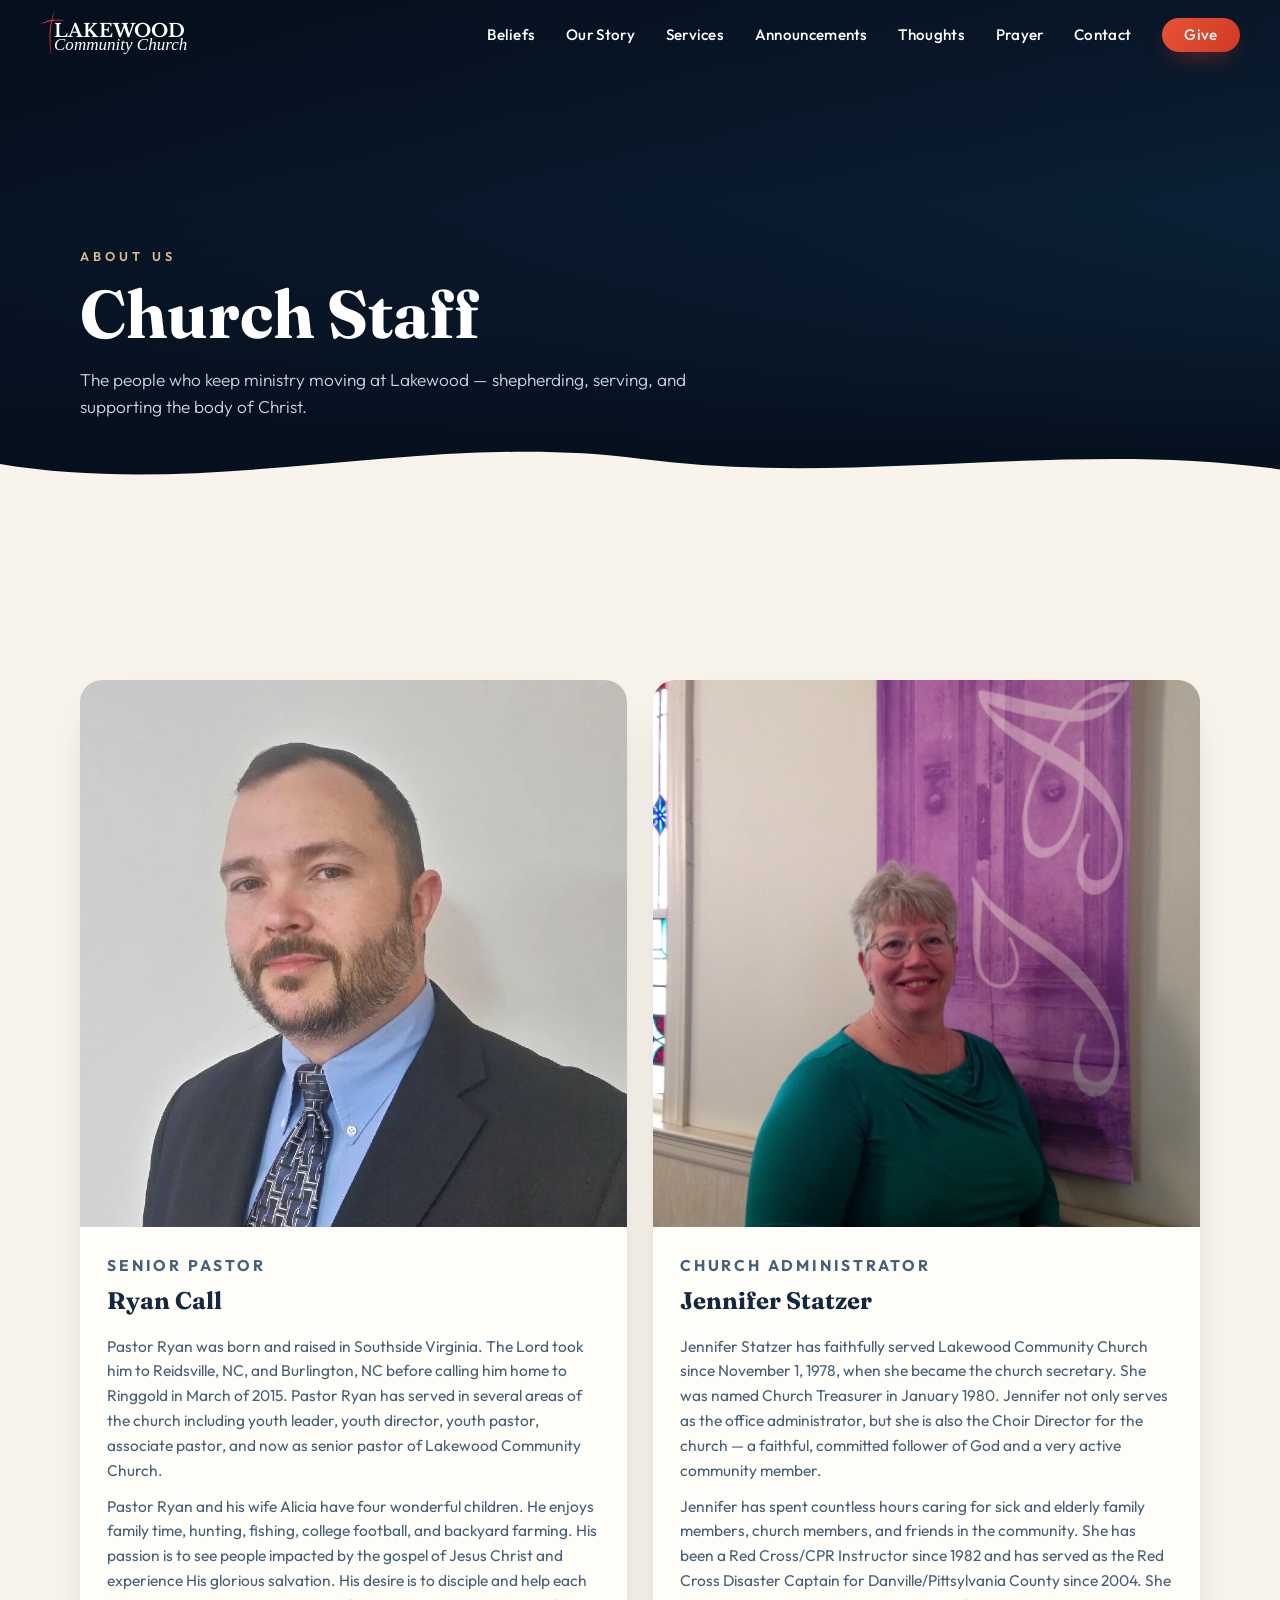
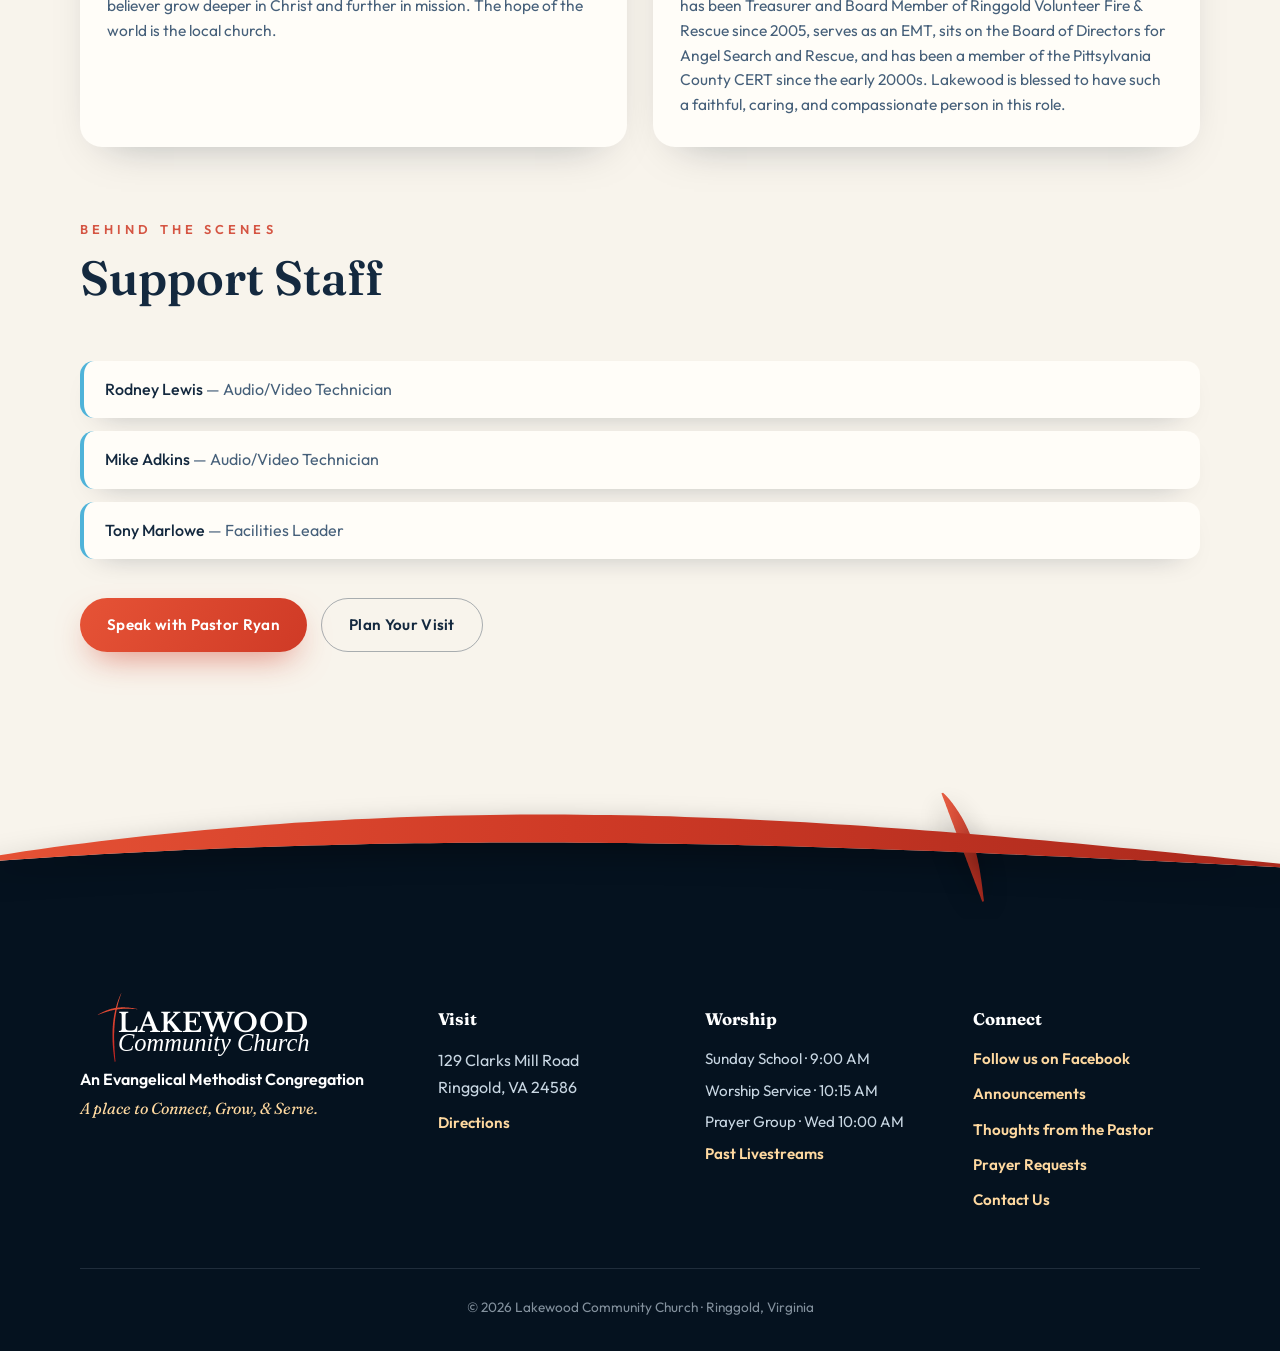
<file: staff.html>
<!DOCTYPE html>
<html lang="en">
<head>
<meta charset="UTF-8">
<meta name="viewport" content="width=device-width, initial-scale=1">
<title>Church Staff — Lakewood Community Church | Ringgold, VA</title>
<meta name="description" content="Meet the staff of Lakewood Community Church: Pastor Ryan Call, Church Administrator Jennifer Statzer, and our support team.">
<link rel="icon" type="image/svg+xml" href="assets/favicon.svg">
  <link rel="icon" type="image/png" href="assets/lakewood-logo.png">
<link rel="preconnect" href="https://fonts.googleapis.com">
<link rel="preconnect" href="https://fonts.gstatic.com" crossorigin>
<link href="https://fonts.googleapis.com/css2?family=Fraunces:ital,opsz,wght@0,9..144,400;0,9..144,600;0,9..144,700;1,9..144,500;1,9..144,600&family=Outfit:wght@300;400;500;600;700&family=Libre+Baskerville:wght@700&family=Tinos:ital@1&display=swap" rel="stylesheet">
<link rel="stylesheet" href="css/style.css">
</head>
<body>

<header class="nav" id="nav">
  <a class="nav-brand" href="index.html" aria-label="Lakewood Community Church — home">
    <span class="logo-lockup" aria-hidden="true"><img class="cross" src="assets/logo-cross.svg" alt=""><span class="l1">LAKEWOOD</span><span class="l2">Community Church</span></span>
  </a>
  <nav class="nav-links" id="navLinks" aria-label="Primary">
    <a href="beliefs.html">Beliefs</a>
    <a href="history.html">Our Story</a>
    <a href="services.html">Services</a>
    <a href="announcements.html">Announcements</a>
    <a href="thoughts.html">Thoughts</a>
    <a href="prayer.html">Prayer</a>
    <a href="contact.html">Contact</a>
    <a class="btn btn-donate" href="donate.html">Give</a>
  </nav>
  <button class="nav-toggle" id="navToggle" aria-expanded="false" aria-controls="navLinks" aria-label="Open menu">
    <span></span><span></span><span></span>
  </button>
</header>

<section class="page-hero">
  <div class="wrap">
    <p class="eyebrow">About Us</p>
    <h1>Church Staff</h1>
    <p class="hero-sub">The people who keep ministry moving at Lakewood — shepherding, serving, and supporting the body of Christ.</p>
  </div>
  <svg class="wave-bottom" viewBox="0 0 1440 90" preserveAspectRatio="none" aria-hidden="true"><path fill="currentColor" d="M0,44 C240,84 480,6 720,38 C960,70 1200,16 1440,50 L1440,90 L0,90 Z"/></svg>
</section>

<main>
  <section class="section">
    <div class="wrap">
      <div class="staff-grid">
        <article class="staff-card reveal">
          <img src="assets/pastor-ryan.jpg" alt="Pastor Ryan Call" loading="lazy">
          <div class="staff-body">
            <p class="staff-role">Senior Pastor</p>
            <h3>Ryan Call</h3>
            <p>Pastor Ryan was born and raised in Southside Virginia. The Lord took him to Reidsville, NC, and Burlington, NC before calling him home to Ringgold in March of 2015. Pastor Ryan has served in several areas of the church including youth leader, youth director, youth pastor, associate pastor, and now as senior pastor of Lakewood Community Church.</p>
            <p>Pastor Ryan and his wife Alicia have four wonderful children. He enjoys family time, hunting, fishing, college football, and backyard farming. His passion is to see people impacted by the gospel of Jesus Christ and experience His glorious salvation. His desire is to disciple and help each believer grow deeper in Christ and further in mission. The hope of the world is the local church.</p>
          </div>
        </article>

        <article class="staff-card reveal delay-1">
          <img src="assets/jennifer-statzer.jpg" alt="Jennifer Statzer, Church Administrator" loading="lazy">
          <div class="staff-body">
            <p class="staff-role">Church Administrator</p>
            <h3>Jennifer Statzer</h3>
            <p>Jennifer Statzer has faithfully served Lakewood Community Church since November 1, 1978, when she became the church secretary. She was named Church Treasurer in January 1980. Jennifer not only serves as the office administrator, but she is also the Choir Director for the church — a faithful, committed follower of God and a very active community member.</p>
            <p>Jennifer has spent countless hours caring for sick and elderly family members, church members, and friends in the community. She has been a Red Cross/CPR Instructor since 1982 and has served as the Red Cross Disaster Captain for Danville/Pittsylvania County since 2004. She has been Treasurer and Board Member of Ringgold Volunteer Fire &amp; Rescue since 2005, serves as an EMT, sits on the Board of Directors for Angel Search and Rescue, and has been a member of the Pittsylvania County CERT since the early 2000s. Lakewood is blessed to have such a faithful, caring, and compassionate person in this role.</p>
          </div>
        </article>
      </div>

      <div class="section-head reveal" style="margin-top: 4.5rem;">
        <p class="eyebrow accent">Behind the Scenes</p>
        <h2>Support Staff</h2>
      </div>
      <ul class="support-list reveal">
        <li>Rodney Lewis <span>&mdash; Audio/Video Technician</span></li>
        <li>Mike Adkins <span>&mdash; Audio/Video Technician</span></li>
        <li>Tony Marlowe <span>&mdash; Facilities Leader</span></li>
      </ul>

      <div class="belief-links reveal">
        <a class="btn btn-primary" href="contact.html">Speak with Pastor Ryan</a>
        <a class="btn btn-outline" href="services.html">Plan Your Visit</a>
      </div>
    </div>
  </section>
</main>

<footer class="footer">
  <div class="wrap footer-grid">
    <div class="f-brand">
      <span class="logo-lockup" aria-hidden="true"><img class="cross" src="assets/logo-cross.svg" alt=""><span class="l1">LAKEWOOD</span><span class="l2">Community Church</span></span>
      <p class="f-tag">An Evangelical Methodist Congregation</p>
      <p class="f-motto">A place to Connect, Grow, &amp; Serve.</p>
    </div>
    <div class="f-col">
      <h4>Visit</h4>
      <address>
        129 Clarks Mill Road<br>
        Ringgold, VA 24586
      </address>
      <a class="text-link light" href="https://www.google.com/maps/search/?api=1&query=129+Clarks+Mill+Road+Ringgold+VA+24586" target="_blank" rel="noopener">Directions</a>
    </div>
    <div class="f-col">
      <h4>Worship</h4>
      <p>Sunday School &middot; 9:00 AM</p>
      <p>Worship Service &middot; 10:15 AM</p>
      <p>Prayer Group &middot; Wed 10:00 AM</p>
      <a class="text-link light" href="https://www.facebook.com/LakewoodCC1/live_videos" target="_blank" rel="noopener">Past Livestreams</a>
    </div>
    <div class="f-col">
      <h4>Connect</h4>
      <a class="text-link light" href="https://www.facebook.com/LakewoodCC1" target="_blank" rel="noopener">Follow us on Facebook</a>
      <a class="text-link light" href="announcements.html">Announcements</a>
      <a class="text-link light" href="thoughts.html">Thoughts from the Pastor</a>
      <a class="text-link light" href="prayer.html">Prayer Requests</a>
      <a class="text-link light" href="contact.html">Contact Us</a>
    </div>
  </div>
  <div class="wrap f-bottom">
    <p>&copy; <span id="year">2026</span> Lakewood Community Church &middot; Ringgold, Virginia</p>
  </div>
</footer>

<script src="js/main.js"></script>
</body>
</html>
</file>
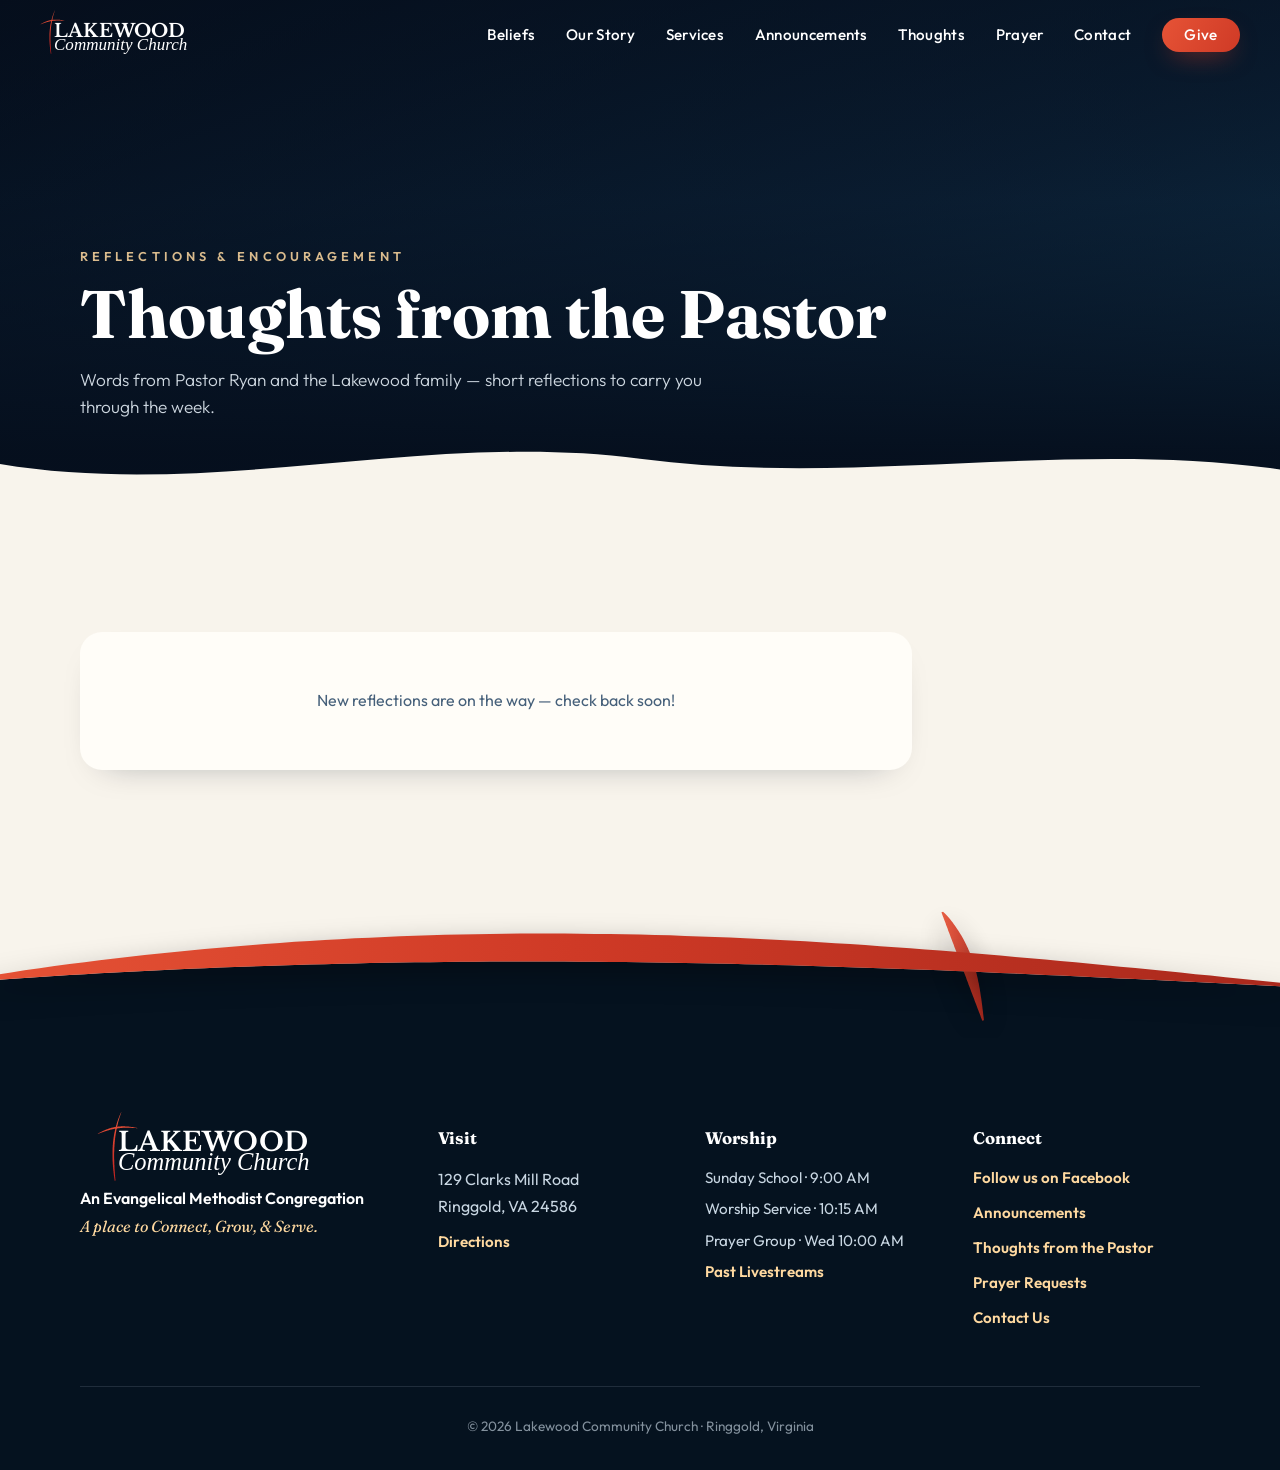
<file: thoughts.html>
<!DOCTYPE html>
<html lang="en">
<head>
<meta charset="UTF-8">
<meta name="viewport" content="width=device-width, initial-scale=1">
<title>Thoughts from the Pastor — Lakewood Community Church | Ringgold, VA</title>
<meta name="description" content="Reflections and encouragement from the pastor of Lakewood Community Church in Ringgold, VA.">
<link rel="icon" type="image/svg+xml" href="assets/favicon.svg">
  <link rel="icon" type="image/png" href="assets/lakewood-logo.png">
<link rel="preconnect" href="https://fonts.googleapis.com">
<link rel="preconnect" href="https://fonts.gstatic.com" crossorigin>
<link href="https://fonts.googleapis.com/css2?family=Fraunces:ital,opsz,wght@0,9..144,400;0,9..144,600;0,9..144,700;1,9..144,500;1,9..144,600&amp;family=Outfit:wght@300;400;500;600;700&amp;family=Libre+Baskerville:wght@700&amp;family=Tinos:ital@1&amp;display=swap" rel="stylesheet">
<link rel="stylesheet" href="css/style.css">
</head>
<body>

<header class="nav" id="nav">
  <a class="nav-brand" href="index.html" aria-label="Lakewood Community Church — home">
    <span class="logo-lockup" aria-hidden="true"><img class="cross" src="assets/logo-cross.svg" alt=""><span class="l1">LAKEWOOD</span><span class="l2">Community Church</span></span>
  </a>
  <nav class="nav-links" id="navLinks" aria-label="Primary">
    <a href="beliefs.html">Beliefs</a>
    <a href="history.html">Our Story</a>
    <a href="services.html">Services</a>
    <a href="announcements.html">Announcements</a>
    <a href="thoughts.html">Thoughts</a>
    <a href="prayer.html">Prayer</a>
    <a href="contact.html">Contact</a>
    <a class="btn btn-donate" href="donate.html">Give</a>
  </nav>
  <button class="nav-toggle" id="navToggle" aria-expanded="false" aria-controls="navLinks" aria-label="Open menu">
    <span></span><span></span><span></span>
  </button>
</header>

<section class="page-hero">
  <div class="wrap">
    <p class="eyebrow">Reflections &amp; Encouragement</p>
    <h1>Thoughts from the Pastor</h1>
    <p class="hero-sub">Words from Pastor Ryan and the Lakewood family — short reflections to carry you through the week.</p>
  </div>
  <svg class="wave-bottom" viewBox="0 0 1440 90" preserveAspectRatio="none" aria-hidden="true"><path fill="currentColor" d="M0,44 C240,84 480,6 720,38 C960,70 1200,16 1440,50 L1440,90 L0,90 Z"/></svg>
</section>

<main>
  <section class="section">
    <div class="wrap">
      <div id="thoughtList" style="max-width: 52rem;">
        <div class="feed-empty"><p>Loading&hellip;</p></div>
      </div>
    </div>
  </section>
</main>

<footer class="footer">
  <div class="wrap footer-grid">
    <div class="f-brand">
      <span class="logo-lockup" aria-hidden="true"><img class="cross" src="assets/logo-cross.svg" alt=""><span class="l1">LAKEWOOD</span><span class="l2">Community Church</span></span>
      <p class="f-tag">An Evangelical Methodist Congregation</p>
      <p class="f-motto">A place to Connect, Grow, &amp; Serve.</p>
    </div>
    <div class="f-col">
      <h4>Visit</h4>
      <address>
        129 Clarks Mill Road<br>
        Ringgold, VA 24586
      </address>
      <a class="text-link light" href="https://www.google.com/maps/search/?api=1&query=129+Clarks+Mill+Road+Ringgold+VA+24586" target="_blank" rel="noopener">Directions</a>
    </div>
    <div class="f-col">
      <h4>Worship</h4>
      <p>Sunday School &middot; 9:00 AM</p>
      <p>Worship Service &middot; 10:15 AM</p>
      <p>Prayer Group &middot; Wed 10:00 AM</p>
      <a class="text-link light" href="https://www.facebook.com/LakewoodCC1/live_videos" target="_blank" rel="noopener">Past Livestreams</a>
    </div>
    <div class="f-col">
      <h4>Connect</h4>
      <a class="text-link light" href="https://www.facebook.com/LakewoodCC1" target="_blank" rel="noopener">Follow us on Facebook</a>
      <a class="text-link light" href="announcements.html">Announcements</a>
      <a class="text-link light" href="thoughts.html">Thoughts from the Pastor</a>
      <a class="text-link light" href="prayer.html">Prayer Requests</a>
      <a class="text-link light" href="contact.html">Contact Us</a>
    </div>
  </div>
  <div class="wrap f-bottom">
    <p>&copy; <span id="year">2026</span> Lakewood Community Church &middot; Ringgold, Virginia</p>
  </div>
</footer>

<script src="js/main.js"></script>
<script src="js/gsheets.js"></script>
<script src="js/thoughts.js"></script>
</body>
</html>
</file>
<file: css/style.css>
:root {
  --navy-950: #05121f;
  --navy-900: #071426;
  --navy-800: #0c2238;
  --navy-700: #123452;
  --ink: #14293f;
  --ink-soft: #46607a;
  --cream: #f8f4ec;
  --cream-soft: #fffdf8;
  --flame: #cf3a26;
  --flame-hot: #e65336;
  --flame-deep: #a8281c;
  --gold: #ffb454;
  --gold-soft: #ffd9a0;
  --teal: #2a7ba3;
  --teal-bright: #4fb3d9;
  --shadow-lg: 0 24px 60px -18px rgba(7, 20, 38, 0.35);
  --radius: 22px;
  --font-display: "Fraunces", Georgia, serif;
  --font-body: "Outfit", "Segoe UI", sans-serif;
}

* { margin: 0; padding: 0; box-sizing: border-box; }

html {
  scroll-behavior: smooth;
  overscroll-behavior-y: none;
}

body {
  font-family: var(--font-body);
  color: var(--ink);
  background: var(--cream);
  line-height: 1.6;
  -webkit-font-smoothing: antialiased;
  overflow-x: hidden;
}

img { max-width: 100%; display: block; }
a { color: inherit; }

.wrap { width: min(1120px, 92%); margin-inline: auto; }

::selection { background: var(--flame); color: #fff; }

/* ============ NAV ============ */

.nav {
  position: fixed;
  inset: 0 0 auto 0;
  z-index: 50;
  display: flex;
  align-items: center;
  justify-content: space-between;
  gap: 1rem;
  padding: 0.9rem clamp(1rem, 4vw, 2.5rem);
  transition: background 0.4s ease, box-shadow 0.4s ease, padding 0.4s ease;
}

.nav.scrolled {
  background: rgba(255, 253, 248, 0.86);
  backdrop-filter: blur(14px);
  -webkit-backdrop-filter: blur(14px);
  box-shadow: 0 10px 30px -18px rgba(7, 20, 38, 0.4);
  padding-block: 0.55rem;
}

.nav-brand {
  display: inline-flex;
  align-items: center;
  padding: 0.45rem 0.9rem;
  color: #fff;
  text-decoration: none;
  transition: transform 0.3s ease, opacity 0.3s ease, color 0.3s ease;
}

.nav-brand:hover { transform: translateY(-2px); opacity: 0.92; }

.nav.scrolled .nav-brand { color: #1f3c6e; }

/* ---- font-based logo lockup (scales with its container) ---- */

.logo-lockup {
  container-type: inline-size;
  position: relative;
  display: block;
}

.logo-lockup .cross {
  position: absolute;
  height: 160%;
  left: -9%;
  top: -43%;
  width: auto;
}

.logo-lockup .l1 {
  display: block;
  font-family: "Libre Baskerville", serif;
  font-weight: 700;
  font-size: 11.45cqw;
  line-height: 1;
  letter-spacing: .01em;
  white-space: nowrap;
}

.logo-lockup .l2 {
  display: block;
  font-family: Tinos, "Times New Roman", serif;
  font-style: italic;
  font-weight: 400;
  font-size: 10.65cqw;
  line-height: 0.5;
  margin-top: 0.35cqw;
  white-space: nowrap;
}

.nav-brand .logo-lockup { width: 160px; }
.footer .logo-lockup {
  width: 230px;
  color: #fff;
  margin: 0 0 1.1rem 12%;
  padding-top: 0.25rem;
}

.footer .logo-lockup .cross { top: -32%; }

.nav-links {
  display: flex;
  align-items: center;
  gap: clamp(1rem, 2.4vw, 2rem);
}

.nav-links a {
  text-decoration: none;
  font-weight: 500;
  font-size: 0.95rem;
  letter-spacing: 0.02em;
  color: #fff;
  position: relative;
  padding-block: 0.3rem;
  transition: color 0.3s ease;
}

.nav-links a:not(.btn)::after {
  content: "";
  position: absolute;
  left: 0;
  bottom: 0;
  height: 2px;
  width: 100%;
  border-radius: 2px;
  background: linear-gradient(90deg, var(--flame-hot), var(--flame));
  transform: scaleX(0);
  transform-origin: left;
  transition: transform 0.35s cubic-bezier(0.16, 1, 0.3, 1);
}

.nav-links a:not(.btn):hover::after { transform: scaleX(1); }

.nav.scrolled .nav-links a:not(.btn) { color: var(--ink); }

.nav-toggle {
  display: none;
  flex-direction: column;
  gap: 5px;
  background: rgba(255, 255, 255, 0.94);
  border: 0;
  border-radius: 999px;
  padding: 0.8rem 0.7rem;
  cursor: pointer;
  box-shadow: 0 6px 18px -8px rgba(7, 20, 38, 0.45);
}

.nav-toggle span {
  display: block;
  width: 22px;
  height: 2px;
  border-radius: 2px;
  background: var(--ink);
  transition: transform 0.3s ease, opacity 0.3s ease;
}

.nav.open .nav-toggle span:nth-child(1) { transform: translateY(7px) rotate(45deg); }
.nav.open .nav-toggle span:nth-child(2) { opacity: 0; }
.nav.open .nav-toggle span:nth-child(3) { transform: translateY(-7px) rotate(-45deg); }

/* ============ BUTTONS ============ */

.btn {
  display: inline-flex;
  align-items: center;
  gap: 0.5rem;
  font-family: var(--font-body);
  font-weight: 600;
  font-size: 0.95rem;
  letter-spacing: 0.02em;
  text-decoration: none;
  border-radius: 999px;
  padding: 0.85rem 1.7rem;
  border: 0;
  cursor: pointer;
  transition: transform 0.3s cubic-bezier(0.16, 1, 0.3, 1), box-shadow 0.3s ease, background 0.3s ease, color 0.3s ease;
  will-change: transform;
}

.btn:hover { transform: translateY(-3px); }
.btn:active { transform: translateY(-1px); }
.btn.sm { padding: 0.65rem 1.3rem; font-size: 0.88rem; }

.btn-primary {
  background: linear-gradient(120deg, var(--flame-hot), var(--flame));
  color: #fff;
  box-shadow: 0 14px 34px -12px rgba(207, 58, 38, 0.65);
}

.btn-primary:hover { box-shadow: 0 20px 42px -12px rgba(207, 58, 38, 0.8); }

.btn-blue {
  background: linear-gradient(120deg, var(--teal-bright), var(--teal));
  color: #fff;
  box-shadow: 0 14px 34px -12px rgba(42, 123, 163, 0.65);
}

.btn-blue:hover { box-shadow: 0 20px 42px -12px rgba(42, 123, 163, 0.8); }

.btn-navy {
  background: linear-gradient(120deg, var(--navy-700), var(--navy-900));
  color: #fff;
  box-shadow: 0 14px 34px -12px rgba(7, 20, 38, 0.6);
}

.btn-navy:hover { box-shadow: 0 20px 42px -12px rgba(7, 20, 38, 0.75); }

.btn-ghost {
  background: rgba(255, 255, 255, 0.08);
  color: #fff;
  border: 1.5px solid rgba(255, 255, 255, 0.55);
  backdrop-filter: blur(6px);
}

.btn-ghost:hover { background: rgba(255, 255, 255, 0.18); }

.btn-outline {
  background: transparent;
  color: var(--ink);
  border: 1.5px solid rgba(20, 41, 63, 0.35);
}

.btn-outline:hover { border-color: var(--flame); color: var(--flame); }

.btn-donate {
  background: linear-gradient(120deg, var(--flame-hot), var(--flame));
  color: #fff;
  box-shadow: 0 10px 26px -10px rgba(207, 58, 38, 0.7);
  padding: 0.6rem 1.4rem;
}

.btn-light { background: #fff; color: var(--navy-800); box-shadow: 0 14px 30px -14px rgba(0, 0, 0, 0.5); }
.btn-dark { background: var(--navy-900); color: #fff; box-shadow: 0 14px 30px -14px rgba(0, 0, 0, 0.55); }

.text-link {
  display: inline-flex;
  align-items: center;
  gap: 0.4rem;
  font-weight: 600;
  color: var(--flame);
  text-decoration: none;
  border-bottom: 2px solid transparent;
  transition: gap 0.3s ease, border-color 0.3s ease;
}

.text-link:hover { gap: 0.7rem; border-color: var(--flame); }
.text-link.light { color: var(--gold-soft); }
.text-link.light:hover { border-color: var(--gold-soft); }

/* ============ HERO SCENE ============ */

.scene {
  position: relative;
  height: 100vh;
  height: 100svh;
  background: var(--navy-900);
}

.stage {
  position: relative;
  height: 100%;
  overflow: hidden;
  background: linear-gradient(to bottom, #050e1c 0%, #0a2036 42%, #10344e 68%, #164562 100%);
}

.layer {
  position: absolute;
  inset: 0;
  width: 100%;
  height: 100%;
  display: block;
}

.sky {
  position: absolute;
  inset: 0;
  background:
    radial-gradient(120% 60% at 50% 108%, rgba(255, 158, 74, 0.28) 0%, rgba(255, 158, 74, 0) 55%),
    linear-gradient(to bottom, #050e1c 0%, #0a2036 45%, #113a56 75%, #17496a 100%);
}

.dawn {
  position: absolute;
  inset: 0;
  background: linear-gradient(to top, rgba(255, 170, 80, 0.4) 0%, rgba(255, 140, 60, 0.12) 34%, transparent 60%);
  opacity: calc(var(--p, 0) * 0.95);
}

.stars {
  position: absolute;
  inset: 0 0 40% 0;
  opacity: calc(1 - var(--p, 0) * 1.6);
}

.stars i {
  position: absolute;
  width: 3px;
  height: 3px;
  border-radius: 50%;
  background: #dfeaf5;
  opacity: 0.7;
  animation: twinkle 4s ease-in-out infinite;
}

.stars i:nth-child(1) { left: 8%; top: 18%; }
.stars i:nth-child(2) { left: 16%; top: 34%; width: 2px; height: 2px; animation-delay: 1.2s; }
.stars i:nth-child(3) { left: 24%; top: 12%; animation-delay: 0.6s; }
.stars i:nth-child(4) { left: 33%; top: 26%; width: 2px; height: 2px; animation-delay: 2s; }
.stars i:nth-child(5) { left: 44%; top: 9%; animation-delay: 0.3s; }
.stars i:nth-child(6) { left: 58%; top: 20%; width: 2px; height: 2px; animation-delay: 1.7s; }
.stars i:nth-child(7) { left: 67%; top: 13%; animation-delay: 0.9s; }
.stars i:nth-child(8) { left: 76%; top: 30%; width: 2px; height: 2px; animation-delay: 2.4s; }
.stars i:nth-child(9) { left: 84%; top: 16%; animation-delay: 1.4s; }
.stars i:nth-child(10) { left: 91%; top: 27%; animation-delay: 0.2s; }
.stars i:nth-child(11) { left: 12%; top: 44%; width: 2px; height: 2px; animation-delay: 2.8s; }
.stars i:nth-child(12) { left: 88%; top: 42%; width: 2px; height: 2px; animation-delay: 1s; }

@keyframes twinkle {
  0%, 100% { opacity: 0.25; transform: scale(0.8); }
  50% { opacity: 0.9; transform: scale(1.15); }
}

.sun {
  position: absolute;
  left: 50%;
  top: 47%;
  width: min(46vmin, 420px);
  aspect-ratio: 1;
  transform: translate(-50%, -50%) scale(calc(0.55 + var(--p, 0) * 0.5));
  border-radius: 50%;
  background: radial-gradient(circle, rgba(255, 216, 150, 0.95) 0%, rgba(255, 176, 92, 0.5) 32%, rgba(255, 150, 70, 0.12) 62%, transparent 72%);
  filter: blur(2px);
  opacity: calc(var(--p, 0) * 1.1);
}

.rays {
  position: absolute;
  inset: -20%;
  opacity: calc(var(--p, 0) * 0.3);
  mix-blend-mode: screen;
}

.rays span {
  position: absolute;
  left: 50%;
  top: 62%;
  width: 2px;
  height: 74vmax;
  background: linear-gradient(to bottom, rgba(255, 214, 150, 0.5), transparent 70%);
  transform-origin: top center;
  filter: blur(9px);
  animation: sway 11s ease-in-out infinite alternate;
}

.rays span:nth-child(1) { transform: rotate(-52deg); }
.rays span:nth-child(2) { transform: rotate(-26deg); animation-delay: -3s; }
.rays span:nth-child(3) { transform: rotate(0deg); animation-delay: -6s; }
.rays span:nth-child(4) { transform: rotate(26deg); animation-delay: -2s; }
.rays span:nth-child(5) { transform: rotate(52deg); animation-delay: -8s; }

@keyframes sway {
  from { opacity: 0.45; }
  to { opacity: 1; }
}

/* cross rig: rises with scroll */

.cross-rig {
  transform: translateY(calc((1 - var(--rise, 0)) * 540px)) scale(0.85);
  transform-origin: 600px 588px;
  will-change: transform;
}

.cross-reflection { opacity: calc(var(--rise, 0) * 0.6); }

.afloat .cross-bob { animation: bob 7s ease-in-out infinite; }

@keyframes bob {
  0%, 100% { transform: translateY(0) rotate(0deg); }
  30% { transform: translateY(-8px) rotate(0.7deg); }
  65% { transform: translateY(3px) rotate(-0.5deg); }
}

.halo {
  transform: scale(0.85);
  transform-origin: 600px 380px;
  opacity: calc(var(--p, 0) * 0.9);
}

/* performance: lite mode on weak devices, pause everything when hero is off-screen */

.scene.lite .rays { display: none; }
.scene.lite .stars i:nth-child(n + 7) { display: none; }
.scene.lite .splash::after { animation: none; }

.scene.offscreen .wave-a-slow,
.scene.offscreen .wave-b,
.scene.offscreen .wave-c,
.scene.offscreen .glint,
.scene.offscreen .stars i,
.scene.offscreen .rays span,
.scene.offscreen .splash::after,
.scene.offscreen .scroll-hint svg,
.scene.offscreen .cross-bob { animation-play-state: paused; }

/* water */

.water-back { z-index: 3; }
.cross-svg { z-index: 4; }
.water-front { z-index: 6; }

.wave-a-slow { animation: driftA 26s linear infinite; }
.wave-b { animation: driftB 15s linear infinite; }
.wave-c { animation: driftC 19s linear infinite; }
.glint { animation: driftC 19s linear infinite; }

@keyframes driftA { to { transform: translateX(-300px); } }
@keyframes driftB { to { transform: translateX(-360px); } }
@keyframes driftC { to { transform: translateX(-450px); } }

/* splash: ripples + droplets at the waterline */

.splash {
  position: absolute;
  left: 50%;
  top: calc(100% - max(100vw / 1200, 100% / 800) * 220);
  width: 0;
  height: 0;
  z-index: 7;
  pointer-events: none;
}

.splash::after {
  content: "";
  position: absolute;
  left: 0;
  top: 0;
  width: 200px;
  height: 40px;
  transform: translate(-50%, -50%);
  border-radius: 50%;
  background: radial-gradient(closest-side, rgba(255, 226, 172, 0.8), rgba(255, 226, 172, 0));
  filter: blur(6px);
  opacity: calc(var(--rise, 0) * 0.9);
  animation: foamPulse 5s ease-in-out infinite;
}

@keyframes foamPulse {
  0%, 100% { transform: translate(-50%, -50%) scaleX(1); opacity: calc(var(--rise, 0) * 0.75); }
  50% { transform: translate(-50%, -50%) scaleX(1.25); opacity: calc(var(--rise, 0) * 0.95); }
}

.ripple {
  position: absolute;
  left: 0;
  top: 0;
  width: 120px;
  height: 34px;
  border-radius: 50%;
  border: 3px solid rgba(214, 240, 252, 0.85);
  transform: translate(-50%, -50%) scale(0.2);
  opacity: 0;
}

.ripple.r2 { border-width: 2px; }
.ripple.r3 { border-width: 1.5px; }

.splash.go .ripple { animation: ripple 1.1s cubic-bezier(0.16, 1, 0.3, 1) forwards; }
.splash.go .r2 { animation-delay: 0.18s; }
.splash.go .r3 { animation-delay: 0.36s; }

@keyframes ripple {
  0% { transform: translate(-50%, -50%) scale(0.2); opacity: 0.95; }
  100% { transform: translate(-50%, -50%) scale(4.2); opacity: 0; }
}

.droplet {
  position: absolute;
  left: 0;
  top: 0;
  width: 7px;
  height: 7px;
  border-radius: 50%;
  background: rgba(224, 244, 255, 0.95);
  opacity: 0;
  box-shadow: 0 0 8px rgba(255, 230, 180, 0.8);
}

.splash.go .droplet { animation: droplet 0.85s ease-out forwards; }
.splash.go .d1 { animation-delay: 0.05s; --dx: -70px; --dy: -110px; }
.splash.go .d2 { animation-delay: 0.12s; --dx: -34px; --dy: -140px; }
.splash.go .d3 { animation-delay: 0.08s; --dx: 12px; --dy: -150px; }
.splash.go .d4 { animation-delay: 0.18s; --dx: 52px; --dy: -120px; }
.splash.go .d5 { animation-delay: 0.24s; --dx: 88px; --dy: -90px; }
.splash.go .d6 { animation-delay: 0.3s; --dx: -104px; --dy: -70px; }

@keyframes droplet {
  0% { transform: translate(-50%, -50%); opacity: 0; }
  12% { opacity: 1; }
  55% { transform: translate(calc(-50% + var(--dx)), calc(-50% + var(--dy))); opacity: 1; }
  100% { transform: translate(calc(-50% + var(--dx) * 1.25), 10px); opacity: 0; }
}

/* hero copy */

.hero-logo {
  position: absolute;
  left: 50%;
  top: 20%;
  transform: translate(-50%, -50%) scale(0.75);
  width: max(380px, min(72vw, 860px));
  z-index: 7;
  color: #fff;
  text-align: center;
  pointer-events: none;
}

.hero-logo .cross,
.hero-logo .l1,
.hero-logo .l2 {
  opacity: 0;
  transform: translateY(14px);
  transition: opacity 0.65s ease, transform 0.65s cubic-bezier(0.16, 1, 0.3, 1);
}

.hero-logo .cross { left: -1%; }

.stage.lg1 .hero-logo .cross { opacity: 1; transform: translateY(0); }
.stage.lg2 .hero-logo .l1 { opacity: 1; transform: translateY(0); }
.stage.lg3 .hero-logo .l2 { opacity: 1; transform: translateY(0); }

.hero-copy {
  position: absolute;
  inset: 0;
  z-index: 8;
  display: flex;
  flex-direction: column;
  align-items: center;
  justify-content: flex-start;
  text-align: center;
  padding: clamp(6.5rem, 14vh, 9.5rem) 1.25rem 0;
  color: #fff;
  opacity: calc(1 - var(--p, 0) * 2.1);
  transform: translateY(calc(var(--p, 0) * -12vh));
  pointer-events: none;
}

.hero-copy .btn { pointer-events: auto; }

.eyebrow {
  font-size: 0.8rem;
  font-weight: 600;
  letter-spacing: 0.32em;
  text-transform: uppercase;
  opacity: 0.85;
}

.eyebrow.accent { color: var(--flame); }

.hero-copy h1 {
  font-family: var(--font-display);
  font-weight: 700;
  font-size: clamp(2.9rem, 8vw, 5.6rem);
  line-height: 1.04;
  margin: 0.9rem 0 1.1rem;
  text-shadow: 0 10px 40px rgba(4, 12, 24, 0.55);
}

.hero-copy h1 em {
  font-style: italic;
  background: linear-gradient(100deg, var(--gold-soft), var(--flame-hot));
  -webkit-background-clip: text;
  background-clip: text;
  color: transparent;
}

.lede {
  max-width: 36rem;
  font-size: clamp(1rem, 1.6vw, 1.2rem);
  font-weight: 300;
  color: rgba(233, 242, 250, 0.92);
  text-shadow: 0 6px 24px rgba(4, 12, 24, 0.5);
}

.hero-cta {
  display: flex;
  flex-wrap: wrap;
  justify-content: center;
  gap: 0.9rem;
  margin-top: 1.8rem;
}

.scroll-hint {
  position: absolute;
  left: 50%;
  bottom: 4.5vh;
  z-index: 8;
  transform: translateX(-50%);
  display: flex;
  flex-direction: column;
  align-items: center;
  gap: 0.4rem;
  color: rgba(233, 242, 250, 0.85);
  font-size: 0.75rem;
  letter-spacing: 0.26em;
  text-transform: uppercase;
  font-family: var(--font-body);
  background: none;
  border: 0;
  padding: 0.5rem 1rem;
  cursor: pointer;
  opacity: calc(1 - var(--p, 0) * 3);
  transition: color 0.3s ease, opacity 0.3s ease;
}

.scroll-hint:hover { color: #fff; }

.scroll-hint svg { animation: hintBob 1.8s ease-in-out infinite; }

@keyframes hintBob {
  0%, 100% { transform: translateY(0); }
  50% { transform: translateY(7px); }
}

.countdown {
  position: absolute;
  left: 50%;
  bottom: clamp(80px, 11vh, 140px);
  z-index: 8;
  display: inline-flex;
  flex-wrap: wrap;
  align-items: baseline;
  justify-content: center;
  gap: 0.4rem 0.8rem;
  max-width: min(92vw, 30rem);
  padding: 0.75rem 1.6rem;
  border-radius: 999px;
  background: rgba(5, 18, 31, 0.55);
  border: 1px solid rgba(255, 214, 150, 0.35);
  backdrop-filter: blur(8px);
  -webkit-backdrop-filter: blur(8px);
  color: #fff;
  text-decoration: none;
  text-align: center;
  opacity: 0;
  transform: translate(-50%, 14px);
  transition: opacity 0.7s ease 0.15s, transform 0.7s cubic-bezier(0.16, 1, 0.3, 1) 0.15s;
  pointer-events: none;
}

.afloat .countdown {
  opacity: 1;
  transform: translate(-50%, 0);
  pointer-events: auto;
}

.countdown:hover { border-color: rgba(255, 214, 150, 0.7); }

.cd-label { font-size: 0.72rem; letter-spacing: 0.22em; text-transform: uppercase; color: var(--gold-soft); align-self: center; }
.cd-what { font-weight: 600; font-size: 1.02rem; white-space: nowrap; }
.cd-time { font-variant-numeric: tabular-nums; font-weight: 700; font-size: 1.02rem; color: var(--gold-soft); white-space: nowrap; }

@media (max-width: 640px) {
  .countdown {
    flex-direction: column;
    align-items: center;
    gap: 0.25rem;
    padding: 0.7rem 1.4rem;
    bottom: clamp(84px, 11vh, 120px);
  }

  .cd-label { font-size: 0.64rem; }
  .cd-what, .cd-time { font-size: 0.95rem; }
}

.cal-add {
  margin-left: auto;
  color: var(--teal);
  opacity: 0.7;
  transition: color 0.3s ease, opacity 0.3s ease, transform 0.3s ease;
}

.cal-add:hover { color: var(--flame); opacity: 1; transform: scale(1.12); }
.cal-add svg { display: block; }

/* ============ SECTIONS ============ */

.section { padding: clamp(4.5rem, 10vw, 8rem) 0; }

.section-head { max-width: 46rem; margin-bottom: clamp(2.2rem, 5vw, 3.5rem); }

.section-head h2 {
  font-family: var(--font-display);
  font-weight: 600;
  font-size: clamp(1.9rem, 4.2vw, 3rem);
  line-height: 1.12;
  margin-top: 0.7rem;
  color: var(--ink);
}

.section-sub { margin-top: 0.9rem; color: var(--ink-soft); font-size: 1.05rem; }

.grad-text {
  background: linear-gradient(100deg, var(--flame-hot), var(--flame));
  -webkit-background-clip: text;
  background-clip: text;
  color: transparent;
}

/* mission */

.mission {
  background:
    radial-gradient(90% 120% at 85% -20%, rgba(207, 58, 38, 0.1), transparent 55%),
    linear-gradient(var(--cream), #f3ecdd);
}

.mission-line {
  font-family: var(--font-display);
  font-style: italic;
  font-weight: 500;
  font-size: clamp(1.5rem, 3.4vw, 2.5rem);
  line-height: 1.42;
  max-width: 56rem;
  color: var(--ink);
}

.accent-word {
  font-style: normal;
  font-weight: 600;
  color: var(--flame);
  white-space: nowrap;
}

/* cards */

.cards { display: grid; gap: 1.4rem; }
.cards + .cards { margin-top: 2.4rem; }
.cards.three { grid-template-columns: repeat(3, 1fr); }

.card {
  background: var(--cream-soft);
  border-radius: var(--radius);
  padding: 2.1rem 1.9rem;
  box-shadow: 0 18px 44px -26px rgba(7, 20, 38, 0.35);
  border-top: 4px solid transparent;
  transition: transform 0.4s cubic-bezier(0.16, 1, 0.3, 1), box-shadow 0.4s ease, border-color 0.4s ease;
}

.card:hover {
  transform: translateY(-8px);
  box-shadow: var(--shadow-lg);
}

.cards.three .card:nth-child(1):hover { border-top-color: var(--teal-bright); }
.cards.three .card:nth-child(2):hover { border-top-color: var(--flame-hot); }
.cards.three .card:nth-child(3):hover { border-top-color: var(--flame); }

.card h3 {
  font-family: var(--font-display);
  font-size: 1.45rem;
  font-weight: 600;
  margin: 1.1rem 0 0.5rem;
}

.card p { color: var(--ink-soft); font-size: 0.98rem; }

.card cite { display: block; margin-top: 1rem; font-size: 0.8rem; letter-spacing: 0.14em; text-transform: uppercase; color: var(--ink-soft); font-style: normal; font-weight: 600; }

.card.flat { border-top: 0; border-left: 4px solid var(--teal-bright); padding: 1.7rem 1.6rem; }
.card.flat:nth-child(2) { border-left-color: var(--flame-hot); }
.card.flat:nth-child(3) { border-left-color: var(--flame); }

.card-icon {
  width: 58px;
  height: 58px;
  border-radius: 18px;
  display: grid;
  place-items: center;
  color: #fff;
}

.card-icon svg { width: 30px; height: 30px; }

.ci-connect { background: linear-gradient(135deg, var(--teal-bright), var(--navy-700)); box-shadow: 0 12px 26px -10px rgba(42, 123, 163, 0.7); }
.ci-grow { background: linear-gradient(135deg, var(--flame-hot), var(--flame)); box-shadow: 0 12px 26px -10px rgba(207, 58, 38, 0.7); }
.ci-serve { background: linear-gradient(135deg, var(--flame), var(--flame-deep)); box-shadow: 0 12px 26px -10px rgba(207, 58, 38, 0.7); }

/* story */

.story { background: linear-gradient(#f3ecdd, var(--cream)); }

.story-grid {
  display: grid;
  grid-template-columns: 1.15fr 0.85fr;
  gap: clamp(2.5rem, 6vw, 5rem);
  align-items: start;
}

.story-copy h2 {
  font-family: var(--font-display);
  font-weight: 600;
  font-size: clamp(1.9rem, 4vw, 2.9rem);
  line-height: 1.14;
  margin: 0.7rem 0 1.4rem;
}

.year-big {
  color: var(--flame);
  font-weight: 700;
}

.story-copy p { color: var(--ink-soft); margin-bottom: 1rem; max-width: 34rem; }
.story-copy .text-link { margin-top: 0.6rem; }

.timeline {
  position: relative;
  padding-left: 1.9rem;
  display: grid;
  gap: 2.1rem;
}

.timeline::before {
  content: "";
  position: absolute;
  left: 11px;
  top: 8px;
  bottom: 8px;
  width: 2px;
  background: linear-gradient(var(--teal-bright), #8fb4cc 38%, var(--flame) 72%, var(--flame-deep));
  border-radius: 2px;
}

.t-item { position: relative; }

.t-item::before {
  content: "";
  position: absolute;
  left: -1.9rem;
  top: 6px;
  width: 16px;
  height: 16px;
  border-radius: 50%;
  background: var(--cream);
  border: 4px solid var(--flame);
  box-shadow: 0 0 0 4px rgba(207, 58, 38, 0.15);
}

.t-year {
  font-family: var(--font-display);
  font-weight: 700;
  font-size: 1.3rem;
  color: var(--ink);
}

.t-item p { color: var(--ink-soft); font-size: 0.96rem; margin-top: 0.25rem; }

/* wesley quote */

.wesley {
  background:
    radial-gradient(70% 90% at 50% 120%, rgba(79, 179, 217, 0.16), transparent 60%),
    linear-gradient(160deg, var(--navy-900), var(--navy-800) 55%, #0f2c46);
  color: #eaf2f9;
  position: relative;
  overflow: hidden;
}

.wesley::before {
  content: "";
  position: absolute;
  inset: auto 0 -2px 0;
  height: 130px;
  background:
    radial-gradient(60% 100% at 50% 100%, rgba(255, 190, 110, 0.14), transparent 70%);
}

.wesley .wrap { position: relative; text-align: center; }

.quote-mark {
  font-family: var(--font-display);
  font-size: clamp(5rem, 10vw, 8rem);
  line-height: 0.6;
  color: var(--gold);
  opacity: 0.85;
}

.wesley blockquote p {
  font-family: var(--font-display);
  font-style: italic;
  font-weight: 500;
  font-size: clamp(1.3rem, 2.8vw, 2rem);
  line-height: 1.5;
  max-width: 52rem;
  margin: 1.4rem auto 1.6rem;
}

.wesley cite {
  font-style: normal;
  letter-spacing: 0.3em;
  text-transform: uppercase;
  font-size: 0.82rem;
  color: var(--gold-soft);
}

/* beliefs */

.values-band {
  position: relative;
  min-height: 66px;
  display: flex;
  align-items: stretch;
  margin-bottom: 2.6rem;
  filter: drop-shadow(0 14px 22px rgba(7, 20, 38, 0.3));
}

.values-brush {
  position: absolute;
  inset: 0;
  width: 100%;
  height: 100%;
}

.values {
  position: relative;
  z-index: 1;
  list-style: none;
  display: flex;
  flex-wrap: wrap;
  justify-content: space-around;
  align-items: center;
  row-gap: 0.35rem;
  width: 100%;
  padding: 1rem clamp(2.4rem, 8vw, 6rem);
}

.values li {
  font-weight: 700;
  font-size: clamp(0.95rem, 1.7vw, 1.15rem);
  letter-spacing: 0.2em;
  text-transform: uppercase;
  color: #fff;
  white-space: nowrap;
}

.belief-links {
  display: flex;
  flex-wrap: wrap;
  gap: 0.9rem;
  margin-top: 2.4rem;
}

/* visit */

.visit { background: #eef3f5; }

.wave-break {
  position: relative;
  height: clamp(70px, 9vw, 120px);
  margin-bottom: -1px;
  background: var(--cream);
  overflow: hidden;
}

.wave-break svg {
  position: absolute;
  inset: 0;
  width: 100%;
  height: 100%;
}

.visit-grid {
  display: grid;
  grid-template-columns: 1.1fr 0.9fr 0.9fr;
  gap: 1.4rem;
  align-items: stretch;
}

.visit-card { display: flex; flex-direction: column; }

.visit-card .day {
  font-family: var(--font-display);
  font-weight: 700;
  font-size: 1.5rem;
  color: var(--ink);
  margin-bottom: 1.1rem;
  display: flex;
  align-items: center;
  gap: 0.6rem;
}

.day-icon { color: var(--flame); flex: 0 0 auto; }

.schedule { list-style: none; display: grid; gap: 1.05rem; }

.schedule li { display: flex; gap: 0.9rem; align-items: flex-start; }

.time {
  flex: 0 0 auto;
  font-weight: 700;
  font-size: 0.8rem;
  letter-spacing: 0.04em;
  color: var(--navy-800);
  background: rgba(79, 179, 217, 0.14);
  border: 1px solid rgba(42, 123, 163, 0.3);
  padding: 0.3rem 0.7rem;
  border-radius: 999px;
  margin-top: 0.1rem;
}

.what { font-weight: 600; color: var(--ink); font-size: 0.98rem; }
.what small { display: block; font-weight: 400; color: var(--ink-soft); font-size: 0.85rem; margin-top: 0.15rem; }

.visit-card .text-link {
  margin-top: auto;
  padding-top: 1.6rem;
  align-self: flex-start;
}

.find-us { background: linear-gradient(160deg, var(--navy-800), var(--navy-700)); color: #fff; }

.find-us .day { color: #fff; }
.find-us address { font-style: normal; font-size: 1.05rem; line-height: 1.7; color: rgba(234, 242, 249, 0.9); }

.find-actions { display: flex; flex-wrap: wrap; gap: 0.7rem; margin-top: auto; padding-top: 1.4rem; }

/* prayer + give */

.pray { padding-top: 0; background: linear-gradient(#eef3f5, var(--cream)); }

.cta-band {
  display: grid;
  grid-template-columns: 1fr 1fr;
  border-radius: calc(var(--radius) + 6px);
  overflow: hidden;
  box-shadow: var(--shadow-lg);
}

.cta-cell {
  padding: clamp(2.2rem, 5vw, 3.6rem);
  background: linear-gradient(150deg, var(--navy-800), var(--navy-700) 60%, #17496a);
  color: #fff;
}

.cta-cell.gold { background: linear-gradient(150deg, var(--flame-deep), var(--flame) 55%, var(--flame-hot)); }

.cta-cell h3 {
  font-family: var(--font-display);
  font-size: clamp(1.5rem, 2.6vw, 2rem);
  margin-bottom: 0.7rem;
}

.cta-cell p { color: rgba(255, 255, 255, 0.88); margin-bottom: 1.6rem; max-width: 26rem; }

/* footer */

.footer { background: var(--navy-950); color: #c8d6e2; padding: clamp(3.5rem, 7vw, 5.5rem) 0 2rem; }

.footer-swoosh {
  position: relative;
  height: clamp(90px, 11vw, 140px);
  margin-bottom: -1px;
  background: var(--cream);
  overflow: hidden;
}

.footer-swoosh svg {
  position: absolute;
  inset: 0;
  width: 100%;
  height: 100%;
}

.footer-swoosh .stroke {
  filter: drop-shadow(0 12px 16px rgba(0, 0, 0, 0.35));
}

.footer-grid {
  display: grid;
  grid-template-columns: 1.4fr 1fr 1fr 1fr;
  gap: 2.5rem;
  padding-bottom: 2.8rem;
  border-bottom: 1px solid rgba(200, 214, 226, 0.14);
}

.f-brand img { width: min(230px, 60vw); }

.f-brand { align-self: start; }

.f-tag { margin-top: 1rem; font-weight: 600; color: #fff; }

.f-motto { font-family: var(--font-display); font-style: italic; color: var(--gold-soft); margin-top: 0.2rem; }

.f-col h4 {
  color: #fff;
  font-family: var(--font-display);
  font-size: 1.05rem;
  margin-bottom: 0.9rem;
}

.f-col address { font-style: normal; line-height: 1.7; margin-bottom: 0.6rem; }
.f-col p { margin-bottom: 0.45rem; font-size: 0.95rem; }
.f-col .text-link { display: flex; width: fit-content; margin-bottom: 0.55rem; font-size: 0.95rem; }

.f-bottom { display: flex; justify-content: center; padding-top: 1.8rem; font-size: 0.85rem; color: rgba(200, 214, 226, 0.65); }

/* ============ REVEAL ============ */

.reveal {
  opacity: 0;
  transform: translateY(30px);
  transition: opacity 0.9s cubic-bezier(0.16, 1, 0.3, 1), transform 0.9s cubic-bezier(0.16, 1, 0.3, 1);
}

.reveal.in { opacity: 1; transform: none; }

.delay-1 { transition-delay: 0.12s; }
.delay-2 { transition-delay: 0.24s; }

/* ============ RESPONSIVE ============ */

@media (max-width: 960px) {
  .cards.three { grid-template-columns: 1fr; max-width: 34rem; margin-inline: auto; }
  .story-grid { grid-template-columns: 1fr; }
  .visit-grid { grid-template-columns: 1fr 1fr; }
  .visit-grid .find-us { grid-column: 1 / -1; }
  .footer-grid { grid-template-columns: 1fr 1fr; }
}

.nav.no-anim,
.nav.no-anim .nav-links { transition: none !important; }

@media (max-width: 1080px) {
  .nav-toggle { display: flex; }

  .nav-brand,
  .nav-toggle {
    position: relative;
    z-index: 2;
  }

  .nav-links {
    position: fixed;
    inset: 0;
    z-index: 1;
    flex-direction: column;
    justify-content: center;
    gap: 1.5rem;
    background:
      radial-gradient(85% 55% at 50% 0%, rgba(42, 123, 163, 0.3), transparent 65%),
      rgba(5, 18, 31, 0.985);
    opacity: 0;
    visibility: hidden;
    pointer-events: none;
    transform: translateY(-3%);
    transition: opacity 0.45s ease, transform 0.45s cubic-bezier(0.16, 1, 0.3, 1), visibility 0s linear 0.45s;
  }

  .nav.open .nav-links {
    opacity: 1;
    visibility: visible;
    pointer-events: auto;
    transform: none;
    transition: opacity 0.45s ease, transform 0.45s cubic-bezier(0.16, 1, 0.3, 1), visibility 0s;
  }

  .nav.open {
    background: transparent;
    box-shadow: none;
    backdrop-filter: none;
    -webkit-backdrop-filter: none;
  }

  .nav-links a:not(.btn),
  .nav.scrolled .nav-links a:not(.btn) { color: #fff; font-size: 1.4rem; }
}

@media (max-width: 640px) {
  .visit-grid { grid-template-columns: 1fr; }
  .cta-band { grid-template-columns: 1fr; }
  .footer-grid { grid-template-columns: 1fr; gap: 1.8rem; }
  .hero-copy { justify-content: flex-start; padding-top: clamp(6rem, 13vh, 8rem); }
}

/* ============ REDUCED MOTION ============ */

@media (prefers-reduced-motion: reduce) {
  html { scroll-behavior: auto; }

  .cross-rig { transform: none !important; }
  .hero-logo { transform: translate(-50%, -50%) scale(0.75); transition: none; }
  .hero-logo .cross, .hero-logo .l1, .hero-logo .l2 { opacity: 1; transform: none; transition: none; }
  .hero-copy { opacity: 1 !important; transform: none !important; }
  .scroll-hint, .splash .ripple, .splash .droplet { display: none; }
  .sun { opacity: 0.9; }
  .dawn { opacity: 0.8; }
  .stars { opacity: 0.4; }
  .wave-a-slow, .wave-b, .wave-c, .glint, .afloat .cross-bob,
  .stars i, .rays span, .scroll-hint svg, .splash::after { animation: none !important; }

  .reveal { opacity: 1; transform: none; transition: none; }
}

/* ============ INNER PAGES ============ */

.page-hero {
  position: relative;
  display: flex;
  align-items: flex-end;
  min-height: clamp(380px, 56vh, 560px);
  padding: 8.5rem 0 clamp(3.4rem, 7vw, 5.2rem);
  background: linear-gradient(160deg, #050e1c 0%, #0c2238 55%, #123a56 100%);
  overflow: hidden;
}

.page-hero .hero-bg {
  position: absolute;
  inset: 0;
  width: 100%;
  height: 100%;
  object-fit: cover;
  opacity: 0.36;
  filter: saturate(0.75);
}

.page-hero::before {
  content: "";
  position: absolute;
  inset: 0;
  background: linear-gradient(to top, rgba(5, 14, 28, 0.94) 10%, rgba(5, 14, 28, 0.3) 60%, rgba(5, 14, 28, 0.5) 100%);
}

.page-hero .wrap { position: relative; z-index: 2; color: #fff; }
.page-hero .eyebrow { color: var(--gold-soft); }

.page-hero h1 {
  font-family: var(--font-display);
  font-weight: 700;
  font-size: clamp(2.5rem, 6vw, 4.2rem);
  line-height: 1.05;
  margin-top: 0.8rem;
}

.hero-sub {
  max-width: 40rem;
  margin-top: 1rem;
  font-weight: 300;
  font-size: 1.08rem;
  color: rgba(233, 242, 250, 0.88);
}

.wave-bottom {
  position: absolute;
  left: 0;
  right: 0;
  bottom: -1px;
  width: 100%;
  height: clamp(40px, 7vw, 80px);
  z-index: 3;
  color: var(--cream);
}

.prose { max-width: 46rem; }
.prose > * + * { margin-top: 1.1rem; }

.prose h2 {
  font-family: var(--font-display);
  font-weight: 600;
  font-size: clamp(1.6rem, 3.2vw, 2.3rem);
  line-height: 1.15;
  margin-top: 2.4rem;
}

.prose h3 { font-family: var(--font-display); font-weight: 600; font-size: 1.28rem; margin-top: 1.8rem; }
.prose p { color: var(--ink-soft); font-size: 1.03rem; }
.prose .lead { font-size: clamp(1.15rem, 2vw, 1.32rem); color: var(--ink); font-weight: 400; line-height: 1.55; }
.prose strong { color: var(--ink); }
.prose ul { padding-left: 1.2rem; color: var(--ink-soft); }

.prose blockquote {
  border-left: 4px solid var(--flame);
  padding: 0.5rem 0 0.5rem 1.4rem;
  font-family: var(--font-display);
  font-style: italic;
  font-size: 1.15rem;
  color: var(--ink);
}

.prose blockquote cite {
  display: block;
  margin-top: 0.6rem;
  font-family: var(--font-body);
  font-style: normal;
  font-size: 0.8rem;
  letter-spacing: 0.2em;
  text-transform: uppercase;
  color: var(--ink-soft);
}

.prose figure { margin: 1.8rem 0; }
.prose figure img { border-radius: var(--radius); box-shadow: var(--shadow-lg); width: 100%; }
.prose figcaption { margin-top: 0.7rem; font-size: 0.86rem; color: var(--ink-soft); }
.prose figure.portrait img { max-width: 420px; }

.milestones { position: relative; margin-top: 3rem; }

.milestones::before {
  content: "";
  position: absolute;
  left: 29px;
  top: 10px;
  bottom: 10px;
  width: 2px;
  background: linear-gradient(var(--teal-bright), #8fb4cc 38%, var(--flame) 72%, var(--flame-deep));
  border-radius: 2px;
}

.milestone {
  position: relative;
  display: grid;
  grid-template-columns: 60px 1fr;
  gap: clamp(1.2rem, 3vw, 2.2rem);
  padding: 1.7rem 0;
}

.milestone-year {
  font-family: var(--font-display);
  font-weight: 700;
  font-size: 0.98rem;
  line-height: 1.05;
  color: var(--navy-800);
  background: var(--cream-soft);
  border: 2px solid var(--flame);
  box-shadow: 0 0 0 5px rgba(207, 58, 38, 0.12);
  border-radius: 999px;
  min-height: 60px;
  display: grid;
  place-items: center;
  text-align: center;
  padding: 0.2rem 0.5rem;
}

.milestone h3 {
  font-family: var(--font-display);
  font-size: 1.35rem;
  font-weight: 600;
  margin-bottom: 0.5rem;
}

.milestone p { color: var(--ink-soft); max-width: 44rem; }
.milestone p + p { margin-top: 0.8rem; }
.milestone figure { margin: 1.4rem 0 0; }
.milestone img { border-radius: var(--radius); box-shadow: var(--shadow-lg); width: 100%; }
.milestone figcaption { margin-top: 0.7rem; font-size: 0.86rem; color: var(--ink-soft); }
.milestone figure.portrait img { max-width: 400px; }

.gallery {
  display: grid;
  grid-template-columns: repeat(3, 1fr);
  gap: 1.2rem;
  margin-top: 3rem;
}

.gallery figure {
  background: var(--cream-soft);
  border-radius: var(--radius);
  overflow: hidden;
  box-shadow: 0 18px 44px -26px rgba(7, 20, 38, 0.4);
}

.gallery img {
  width: 100%;
  aspect-ratio: 4 / 3;
  object-fit: cover;
  transition: transform 0.6s cubic-bezier(0.16, 1, 0.3, 1);
}

.gallery figure:hover img { transform: scale(1.05); }
.gallery figcaption { padding: 0.85rem 1.1rem; font-size: 0.86rem; color: var(--ink-soft); }
.gallery figure:nth-child(2) { grid-column: span 2; }
.gallery figure:nth-child(3) { grid-column: span 2; }
.gallery figure:nth-child(4) img { object-position: center 42%; }

.staff-grid {
  display: grid;
  grid-template-columns: repeat(2, 1fr);
  gap: 1.6rem;
  margin-top: 3rem;
}

.staff-card {
  background: var(--cream-soft);
  border-radius: var(--radius);
  overflow: hidden;
  box-shadow: 0 18px 44px -26px rgba(7, 20, 38, 0.35);
  transition: transform 0.4s cubic-bezier(0.16, 1, 0.3, 1), box-shadow 0.4s ease;
}

.staff-card:hover { transform: translateY(-6px); box-shadow: var(--shadow-lg); }
.staff-card img { width: 100%; aspect-ratio: 1; object-fit: cover; }
.staff-body { padding: 1.6rem 1.7rem 1.9rem; }

.staff-role {
  color: var(--flame);
  font-weight: 700;
  font-size: 0.78rem;
  letter-spacing: 0.18em;
  text-transform: uppercase;
}

.staff-body h3 { font-family: var(--font-display); font-size: 1.5rem; margin: 0.3rem 0 0.8rem; }
.staff-body p { color: var(--ink-soft); font-size: 0.97rem; }
.staff-body p + p { margin-top: 0.7rem; }

.support-list { display: grid; gap: 0.8rem; margin-top: 1.6rem; }

.support-list li {
  list-style: none;
  background: var(--cream-soft);
  border-left: 4px solid var(--teal-bright);
  border-radius: 14px;
  padding: 1rem 1.3rem;
  color: var(--ink);
  font-weight: 500;
  box-shadow: 0 12px 30px -20px rgba(7, 20, 38, 0.4);
}

.support-list li span { color: var(--ink-soft); font-weight: 400; }

.doctrine-grid {
  display: grid;
  grid-template-columns: repeat(3, 1fr);
  gap: 1.3rem;
  margin-top: 2.6rem;
}

.doctrine-card {
  background: var(--cream-soft);
  border-radius: 18px;
  padding: 1.5rem 1.4rem;
  box-shadow: 0 14px 36px -24px rgba(7, 20, 38, 0.4);
  border-top: 3px solid var(--teal-bright);
}

.doctrine-card:nth-child(3n + 2) { border-top-color: var(--flame-hot); }
.doctrine-card:nth-child(3n) { border-top-color: var(--flame); }
.doctrine-card h3 { font-family: var(--font-display); font-size: 1.15rem; margin-bottom: 0.5rem; }
.doctrine-card p { font-size: 0.93rem; color: var(--ink-soft); }

.belief-list { display: grid; gap: 1.2rem; margin-top: 2.6rem; counter-reset: belief; }

.belief-item {
  counter-increment: belief;
  position: relative;
  background: var(--cream-soft);
  border-radius: var(--radius);
  padding: 1.6rem 1.6rem 1.6rem 4.7rem;
  box-shadow: 0 14px 36px -24px rgba(7, 20, 38, 0.4);
}

.belief-item::before {
  content: counter(belief);
  position: absolute;
  left: 1.3rem;
  top: 1.5rem;
  width: 2.2rem;
  height: 2.2rem;
  display: grid;
  place-items: center;
  border-radius: 50%;
  background: linear-gradient(135deg, var(--flame-hot), var(--flame));
  color: #fff;
  font-weight: 700;
  font-family: var(--font-display);
}

.belief-item p { color: var(--ink-soft); font-size: 0.99rem; }

.belief-item .ref {
  display: block;
  margin-top: 0.5rem;
  font-size: 0.8rem;
  letter-spacing: 0.08em;
  color: var(--teal);
  font-weight: 600;
}

.form-card {
  background: var(--cream-soft);
  border-radius: var(--radius);
  box-shadow: var(--shadow-lg);
  padding: clamp(1.8rem, 4vw, 2.6rem);
  max-width: 40rem;
  margin-top: 2.4rem;
}

.form-grid { display: grid; gap: 1.2rem; margin-top: 1.6rem; }

.field label {
  display: block;
  font-weight: 600;
  font-size: 0.88rem;
  margin-bottom: 0.4rem;
  color: var(--ink);
}

.field label em { color: var(--flame); font-style: normal; }

.field input,
.field textarea {
  width: 100%;
  font: inherit;
  color: var(--ink);
  background: #fff;
  border: 1.5px solid rgba(20, 41, 63, 0.18);
  border-radius: 14px;
  padding: 0.8rem 1rem;
  transition: border-color 0.3s ease, box-shadow 0.3s ease;
}

.field input:focus,
.field textarea:focus {
  outline: none;
  border-color: var(--teal);
  box-shadow: 0 0 0 4px rgba(79, 179, 217, 0.18);
}

.field textarea { min-height: 140px; resize: vertical; }
.form-note { font-size: 0.85rem; color: var(--ink-soft); margin-top: 1rem; }

.contact-grid {
  display: grid;
  grid-template-columns: repeat(4, 1fr);
  gap: 1.2rem;
  margin-top: 2.6rem;
}

.contact-card {
  background: var(--cream-soft);
  border-radius: 18px;
  padding: 1.5rem 1.4rem;
  box-shadow: 0 14px 36px -24px rgba(7, 20, 38, 0.4);
}

.contact-card h3 {
  font-size: 0.78rem;
  letter-spacing: 0.2em;
  text-transform: uppercase;
  color: var(--flame);
  margin-bottom: 0.6rem;
}

.contact-card p,
.contact-card a { color: var(--ink); font-weight: 500; text-decoration: none; font-size: 1rem; overflow-wrap: anywhere; }
.contact-card a:hover { color: var(--flame); }
.contact-card small { display: block; color: var(--ink-soft); margin-top: 0.3rem; }

.donate-cta {
  display: grid;
  place-items: center;
  text-align: center;
  gap: 1.1rem;
  background: linear-gradient(150deg, var(--navy-800), var(--navy-700) 55%, #17496a);
  border-radius: calc(var(--radius) + 8px);
  padding: clamp(2.6rem, 6vw, 4.2rem);
  color: #fff;
  box-shadow: var(--shadow-lg);
  margin-top: 3rem;
}

.donate-cta h2 { font-family: var(--font-display); font-size: clamp(1.8rem, 3.6vw, 2.6rem); }
.donate-cta p { color: rgba(233, 242, 250, 0.85); max-width: 34rem; }
.btn-paypal { font-size: 1.1rem; padding: 1.1rem 2.4rem; }

@media (max-width: 960px) {
  .doctrine-grid { grid-template-columns: repeat(2, 1fr); }
  .contact-grid { grid-template-columns: repeat(2, 1fr); }
  .staff-grid { grid-template-columns: 1fr; max-width: 34rem; margin-inline: auto; }
  .gallery { grid-template-columns: 1fr 1fr; }
  .gallery figure:nth-child(2),
  .gallery figure:nth-child(3) { grid-column: span 1; }
}

@media (max-width: 640px) {
  .doctrine-grid,
  .contact-grid,
  .gallery { grid-template-columns: 1fr; }

  .milestones::before { display: none; }

  .milestone { grid-template-columns: 1fr; gap: 0.9rem; }

  .milestone-year {
    min-height: 0;
    width: fit-content;
    padding: 0.45rem 1.1rem;
  }
}

/* ---- announcements & thoughts feeds ---- */

.feed-grid {
  display: grid;
  grid-template-columns: repeat(auto-fill, minmax(300px, 1fr));
  gap: 1.5rem;
  margin-top: 2.6rem;
}

.post-card {
  background: var(--cream-soft);
  border-radius: var(--radius);
  overflow: hidden;
  box-shadow: 0 18px 44px -26px rgba(7, 20, 38, 0.35);
  border-top: 4px solid var(--teal-bright);
  display: flex;
  flex-direction: column;
  transition: transform 0.4s cubic-bezier(0.16, 1, 0.3, 1), box-shadow 0.4s ease;
}

.post-card:hover { transform: translateY(-6px); box-shadow: var(--shadow-lg); }

.post-media { position: relative; aspect-ratio: 16 / 10; background: #eae3d3; flex: 0 0 auto; overflow: hidden; }
.post-media > img { width: 100%; height: 100%; object-fit: cover; display: block; transition: transform 0.7s cubic-bezier(0.16, 1, 0.3, 1); }
.post-card:hover .post-media > img { transform: scale(1.06); }

.carousel { position: absolute; inset: 0; display: flex; overflow-x: auto; scroll-snap-type: x mandatory; scrollbar-width: none; }
.carousel::-webkit-scrollbar { display: none; }
.carousel img { flex: 0 0 100%; width: 100%; height: 100%; scroll-snap-align: start; object-fit: cover; }

.car-btn {
  position: absolute;
  top: 50%;
  transform: translateY(-50%);
  z-index: 2;
  width: 38px;
  height: 38px;
  border-radius: 50%;
  border: 0;
  background: rgba(5, 18, 31, 0.55);
  color: #fff;
  display: grid;
  place-items: center;
  cursor: pointer;
  opacity: 0;
  pointer-events: none;
  transition: opacity 0.3s ease, background 0.3s ease;
}

.car-btn:hover { background: rgba(5, 18, 31, 0.8); }
.car-btn.prev { left: 10px; }
.car-btn.next { right: 10px; }

@media (hover: hover) {
  .post-card:hover .car-btn,
  .thought-entry:hover .car-btn,
  .car-btn:focus-visible { opacity: 1; pointer-events: auto; }
}

.post-card.show-arrows .car-btn,
.thought-entry.show-arrows .car-btn { opacity: 1; pointer-events: auto; }

.post-body { padding: 1.4rem 1.5rem 1.6rem; display: flex; flex-direction: column; gap: 0.45rem; flex: 1; }
.post-date { font-size: 0.76rem; letter-spacing: 0.14em; text-transform: uppercase; color: var(--flame); font-weight: 600; margin: 0; }
.post-body h3 { font-family: var(--font-display); font-size: 1.35rem; font-weight: 600; margin: 0; color: var(--ink); }
p.post-sub { font-family: var(--font-display); font-style: italic; font-size: 1.05rem; color: var(--flame); margin: 0; }
.post-body p { color: var(--ink-soft); font-size: 0.97rem; margin: 0; white-space: pre-line; }

.feed-empty {
  grid-column: 1 / -1;
  text-align: center;
  padding: 3.5rem 2rem;
  background: var(--cream-soft);
  border-radius: var(--radius);
  box-shadow: 0 14px 36px -24px rgba(7, 20, 38, 0.4);
  color: var(--ink-soft);
}

.feed-empty svg { opacity: 0.5; margin-bottom: 0.8rem; }
.feed-empty p { margin: 0; }

.thought-entry {
  background: var(--cream-soft);
  border-radius: var(--radius);
  overflow: hidden;
  box-shadow: 0 18px 44px -26px rgba(7, 20, 38, 0.35);
  margin-top: 2.2rem;
}

.thought-entry .post-media { aspect-ratio: 16 / 8; }

.thought-body { padding: clamp(1.6rem, 4vw, 2.4rem); }
.thought-body h3 { font-family: var(--font-display); font-weight: 600; font-size: clamp(1.5rem, 3vw, 2rem); margin: 0.4rem 0 0.9rem; color: var(--ink); }
.thought-body .post-date { margin-bottom: 0.4rem; }
.thought-body p { color: var(--ink-soft); margin: 0 0 0.85rem; white-space: pre-line; }
.thought-body p:last-child { margin-bottom: 0; }
.thought-body .post-sub { font-size: 1.1rem; margin: 0 0 0.7rem; }
.post-body p.post-sub,
.thought-body p.post-sub { color: var(--flame); }
</file>
